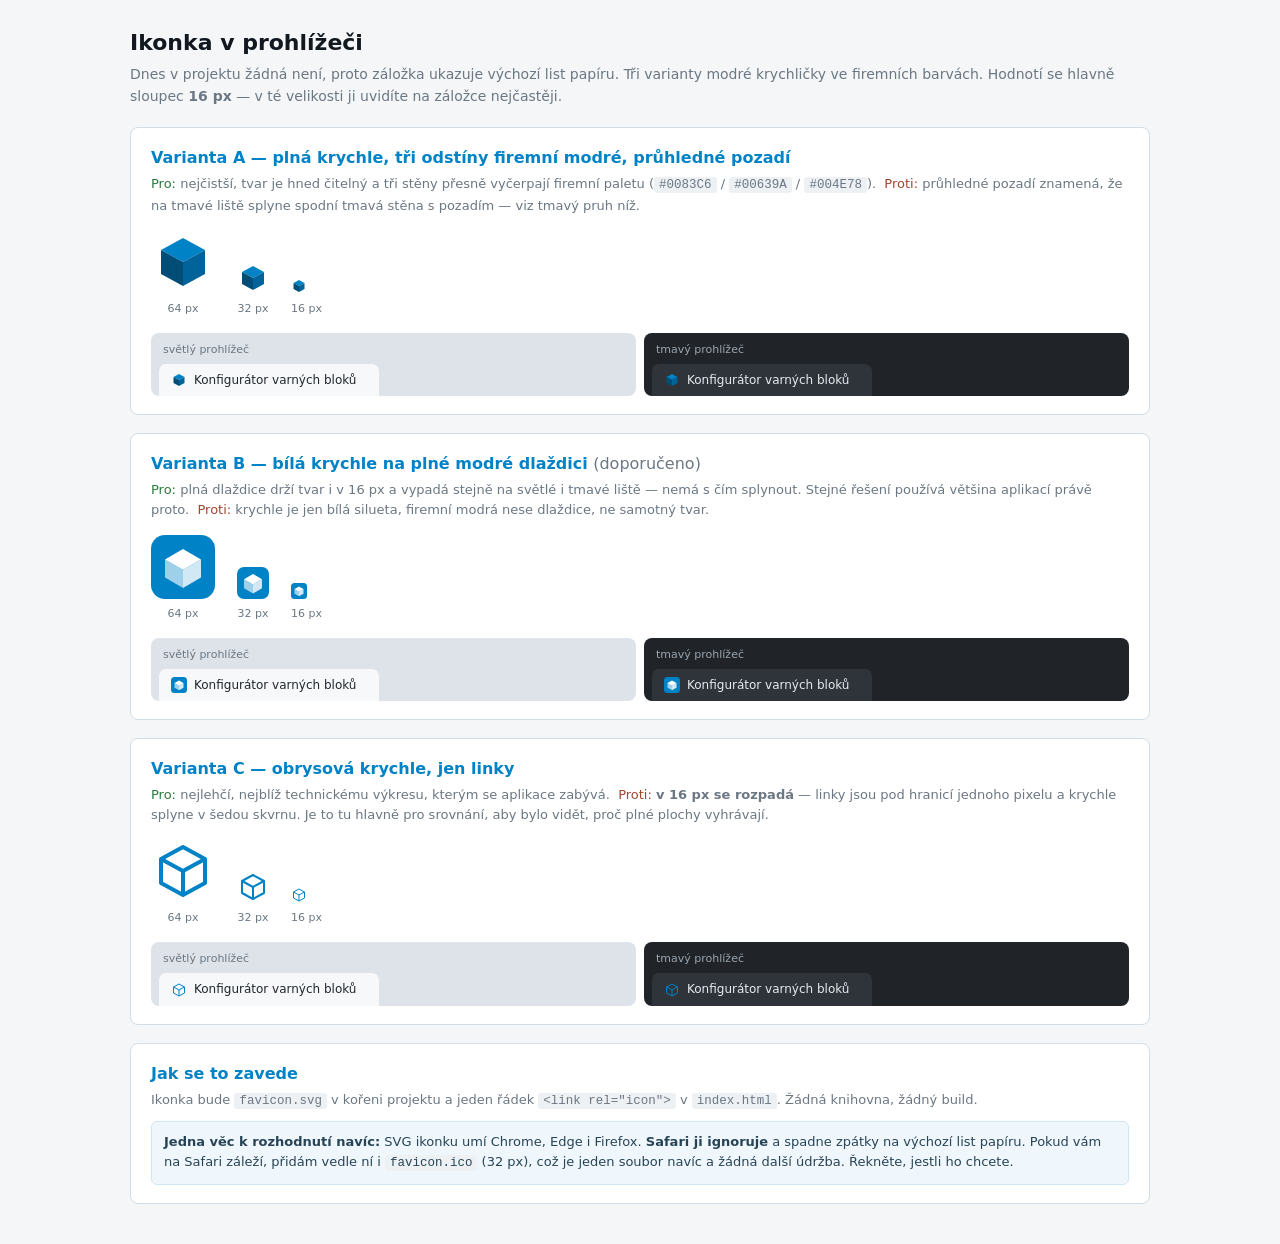
<file: mockup-favicon.html>
<!DOCTYPE html>
<html lang="cs">
<head>
<meta charset="utf-8">
<title>Mockup — ikonka v prohlížeči (favicon)</title>
<style>
  :root{ --accent:#0083C6; --accent-dark:#00639A; --accent-darker:#004E78;
         --border:#d5dde4; --muted:#6b7783; }
  *{box-sizing:border-box}
  body{margin:0;background:#f4f6f8;color:#111820;
       font:14px/1.55 "Segoe UI",system-ui,sans-serif;padding:26px}
  .wrap{max-width:1020px;margin:0 auto}
  h1{font-size:22px;margin:0 0 4px}
  h2{font-size:16px;margin:0 0 3px;color:var(--accent)}
  .sub{color:var(--muted);margin:0 0 20px}
  .card{background:#fff;border:1px solid var(--border);border-radius:8px;
        padding:18px 20px;margin-bottom:18px}
  .why{color:var(--muted);font-size:13px;margin:2px 0 14px}
  .plus{color:#2b7a3d}.minus{color:#a3462f}

  /* velikosti vedle sebe */
  .sizes{display:flex;align-items:flex-end;gap:22px;margin:14px 0 4px}
  .size{text-align:center}
  .size .lbl{font-size:11px;color:var(--muted);margin-top:6px}
  .size svg{display:block}
  .px16{width:16px;height:16px}
  .px32{width:32px;height:32px}
  .px64{width:64px;height:64px}

  /* simulovaná lišta záložek — světlá i tmavá, favicon se hodnotí v obojím */
  .tabs{display:flex;gap:8px;margin-top:16px;flex-wrap:wrap}
  .tabbar{border-radius:8px;padding:8px 8px 0;flex:1;min-width:330px}
  .tabbar.light{background:#dee3e9}
  .tabbar.dark{background:#202429}
  .tabbar .cap{font-size:11px;padding:0 4px 6px;color:var(--muted)}
  .tabbar.dark .cap{color:#9aa4ae}
  .tab{display:flex;align-items:center;gap:7px;padding:7px 12px;
       border-radius:7px 7px 0 0;font-size:12px;max-width:220px}
  .tabbar.light .tab{background:#f6f8fa;color:#20262d}
  .tabbar.dark .tab{background:#2f343a;color:#e7ebef}
  .tab span{overflow:hidden;text-overflow:ellipsis;white-space:nowrap}
  .tab svg{flex:0 0 16px;width:16px;height:16px}

  .note{background:#f0f7fc;border:1px solid #cfe6f5;border-radius:6px;
        padding:10px 12px;font-size:13px;color:#274456}
  code{background:#eef1f4;padding:1px 5px;border-radius:3px;font-size:12.5px}
</style>
</head>
<body>
<div class="wrap">

<h1>Ikonka v prohlížeči</h1>
<p class="sub">Dnes v projektu žádná není, proto záložka ukazuje výchozí list papíru.
Tři varianty modré krychličky ve firemních barvách. Hodnotí se hlavně sloupec
<b>16 px</b> — v té velikosti ji uvidíte na záložce nejčastěji.</p>

<!-- ============ definice tvarů, ať se neopakují ============ -->
<svg width="0" height="0" style="position:absolute" aria-hidden="true">
  <defs>
    <!-- izometrická krychle, viewBox 0 0 32 32 -->
    <g id="cube-faces">
      <polygon points="16,4 27,10 16,16 5,10"/>   <!-- horní -->
      <polygon points="5,10 16,16 16,28 5,22"/>   <!-- levá -->
      <polygon points="27,10 16,16 16,28 27,22"/> <!-- pravá -->
    </g>
  </defs>
</svg>

<!-- ============ VARIANTA A ============ -->
<div class="card">
<h2>Varianta A — plná krychle, tři odstíny firemní modré, průhledné pozadí</h2>
<p class="why"><span class="plus">Pro:</span> nejčistší, tvar je hned čitelný a tři stěny
přesně vyčerpají firemní paletu (<code>#0083C6</code> / <code>#00639A</code> /
<code>#004E78</code>).
&nbsp;<span class="minus">Proti:</span> průhledné pozadí znamená, že na tmavé liště
splyne spodní tmavá stěna s pozadím — viz tmavý pruh níž.</p>

<div class="sizes">
  <div class="size">
    <svg class="px64" viewBox="0 0 32 32" xmlns="http://www.w3.org/2000/svg">
      <polygon points="16,4 27,10 16,16 5,10" fill="#0083C6"/>
      <polygon points="5,10 16,16 16,28 5,22" fill="#004E78"/>
      <polygon points="27,10 16,16 16,28 27,22" fill="#00639A"/>
    </svg><div class="lbl">64 px</div>
  </div>
  <div class="size">
    <svg class="px32" viewBox="0 0 32 32" xmlns="http://www.w3.org/2000/svg">
      <polygon points="16,4 27,10 16,16 5,10" fill="#0083C6"/>
      <polygon points="5,10 16,16 16,28 5,22" fill="#004E78"/>
      <polygon points="27,10 16,16 16,28 27,22" fill="#00639A"/>
    </svg><div class="lbl">32 px</div>
  </div>
  <div class="size">
    <svg class="px16" viewBox="0 0 32 32" xmlns="http://www.w3.org/2000/svg">
      <polygon points="16,4 27,10 16,16 5,10" fill="#0083C6"/>
      <polygon points="5,10 16,16 16,28 5,22" fill="#004E78"/>
      <polygon points="27,10 16,16 16,28 27,22" fill="#00639A"/>
    </svg><div class="lbl">16 px</div>
  </div>
</div>

<div class="tabs">
  <div class="tabbar light"><div class="cap">světlý prohlížeč</div>
    <div class="tab">
      <svg viewBox="0 0 32 32"><polygon points="16,4 27,10 16,16 5,10" fill="#0083C6"/><polygon points="5,10 16,16 16,28 5,22" fill="#004E78"/><polygon points="27,10 16,16 16,28 27,22" fill="#00639A"/></svg>
      <span>Konfigurátor varných bloků</span>
    </div>
  </div>
  <div class="tabbar dark"><div class="cap">tmavý prohlížeč</div>
    <div class="tab">
      <svg viewBox="0 0 32 32"><polygon points="16,4 27,10 16,16 5,10" fill="#0083C6"/><polygon points="5,10 16,16 16,28 5,22" fill="#004E78"/><polygon points="27,10 16,16 16,28 27,22" fill="#00639A"/></svg>
      <span>Konfigurátor varných bloků</span>
    </div>
  </div>
</div>
</div>

<!-- ============ VARIANTA B ============ -->
<div class="card">
<h2>Varianta B — bílá krychle na plné modré dlaždici <span style="color:#6b7783;font-weight:400">(doporučeno)</span></h2>
<p class="why"><span class="plus">Pro:</span> plná dlaždice drží tvar i v 16 px a vypadá
stejně na světlé i tmavé liště — nemá s čím splynout. Stejné řešení používá
většina aplikací právě proto.
&nbsp;<span class="minus">Proti:</span> krychle je jen bílá silueta, firemní modrá
nese dlaždice, ne samotný tvar.</p>

<div class="sizes">
  <div class="size">
    <svg class="px64" viewBox="0 0 32 32" xmlns="http://www.w3.org/2000/svg">
      <rect width="32" height="32" rx="7" fill="#0083C6"/>
      <polygon points="16,7 25,12.2 16,17.4 7,12.2" fill="#ffffff"/>
      <polygon points="7,12.2 16,17.4 16,26.5 7,21.3" fill="#ffffff" opacity=".62"/>
      <polygon points="25,12.2 16,17.4 16,26.5 25,21.3" fill="#ffffff" opacity=".82"/>
    </svg><div class="lbl">64 px</div>
  </div>
  <div class="size">
    <svg class="px32" viewBox="0 0 32 32" xmlns="http://www.w3.org/2000/svg">
      <rect width="32" height="32" rx="7" fill="#0083C6"/>
      <polygon points="16,7 25,12.2 16,17.4 7,12.2" fill="#ffffff"/>
      <polygon points="7,12.2 16,17.4 16,26.5 7,21.3" fill="#ffffff" opacity=".62"/>
      <polygon points="25,12.2 16,17.4 16,26.5 25,21.3" fill="#ffffff" opacity=".82"/>
    </svg><div class="lbl">32 px</div>
  </div>
  <div class="size">
    <svg class="px16" viewBox="0 0 32 32" xmlns="http://www.w3.org/2000/svg">
      <rect width="32" height="32" rx="7" fill="#0083C6"/>
      <polygon points="16,7 25,12.2 16,17.4 7,12.2" fill="#ffffff"/>
      <polygon points="7,12.2 16,17.4 16,26.5 7,21.3" fill="#ffffff" opacity=".62"/>
      <polygon points="25,12.2 16,17.4 16,26.5 25,21.3" fill="#ffffff" opacity=".82"/>
    </svg><div class="lbl">16 px</div>
  </div>
</div>

<div class="tabs">
  <div class="tabbar light"><div class="cap">světlý prohlížeč</div>
    <div class="tab">
      <svg viewBox="0 0 32 32"><rect width="32" height="32" rx="7" fill="#0083C6"/><polygon points="16,7 25,12.2 16,17.4 7,12.2" fill="#fff"/><polygon points="7,12.2 16,17.4 16,26.5 7,21.3" fill="#fff" opacity=".62"/><polygon points="25,12.2 16,17.4 16,26.5 25,21.3" fill="#fff" opacity=".82"/></svg>
      <span>Konfigurátor varných bloků</span>
    </div>
  </div>
  <div class="tabbar dark"><div class="cap">tmavý prohlížeč</div>
    <div class="tab">
      <svg viewBox="0 0 32 32"><rect width="32" height="32" rx="7" fill="#0083C6"/><polygon points="16,7 25,12.2 16,17.4 7,12.2" fill="#fff"/><polygon points="7,12.2 16,17.4 16,26.5 7,21.3" fill="#fff" opacity=".62"/><polygon points="25,12.2 16,17.4 16,26.5 25,21.3" fill="#fff" opacity=".82"/></svg>
      <span>Konfigurátor varných bloků</span>
    </div>
  </div>
</div>
</div>

<!-- ============ VARIANTA C ============ -->
<div class="card">
<h2>Varianta C — obrysová krychle, jen linky</h2>
<p class="why"><span class="plus">Pro:</span> nejlehčí, nejblíž technickému výkresu,
kterým se aplikace zabývá.
&nbsp;<span class="minus">Proti:</span> <b>v 16 px se rozpadá</b> — linky jsou pod
hranicí jednoho pixelu a krychle splyne v šedou skvrnu. Je to tu hlavně pro
srovnání, aby bylo vidět, proč plné plochy vyhrávají.</p>

<div class="sizes">
  <div class="size">
    <svg class="px64" viewBox="0 0 32 32" xmlns="http://www.w3.org/2000/svg" fill="none" stroke="#0083C6" stroke-width="2" stroke-linejoin="round">
      <polygon points="16,4 27,10 27,22 16,28 5,22 5,10"/>
      <path d="M5,10 L16,16 L27,10 M16,16 L16,28"/>
    </svg><div class="lbl">64 px</div>
  </div>
  <div class="size">
    <svg class="px32" viewBox="0 0 32 32" xmlns="http://www.w3.org/2000/svg" fill="none" stroke="#0083C6" stroke-width="2" stroke-linejoin="round">
      <polygon points="16,4 27,10 27,22 16,28 5,22 5,10"/>
      <path d="M5,10 L16,16 L27,10 M16,16 L16,28"/>
    </svg><div class="lbl">32 px</div>
  </div>
  <div class="size">
    <svg class="px16" viewBox="0 0 32 32" xmlns="http://www.w3.org/2000/svg" fill="none" stroke="#0083C6" stroke-width="2" stroke-linejoin="round">
      <polygon points="16,4 27,10 27,22 16,28 5,22 5,10"/>
      <path d="M5,10 L16,16 L27,10 M16,16 L16,28"/>
    </svg><div class="lbl">16 px</div>
  </div>
</div>

<div class="tabs">
  <div class="tabbar light"><div class="cap">světlý prohlížeč</div>
    <div class="tab">
      <svg viewBox="0 0 32 32" fill="none" stroke="#0083C6" stroke-width="2" stroke-linejoin="round"><polygon points="16,4 27,10 27,22 16,28 5,22 5,10"/><path d="M5,10 L16,16 L27,10 M16,16 L16,28"/></svg>
      <span>Konfigurátor varných bloků</span>
    </div>
  </div>
  <div class="tabbar dark"><div class="cap">tmavý prohlížeč</div>
    <div class="tab">
      <svg viewBox="0 0 32 32" fill="none" stroke="#0083C6" stroke-width="2" stroke-linejoin="round"><polygon points="16,4 27,10 27,22 16,28 5,22 5,10"/><path d="M5,10 L16,16 L27,10 M16,16 L16,28"/></svg>
      <span>Konfigurátor varných bloků</span>
    </div>
  </div>
</div>
</div>

<div class="card">
<h2>Jak se to zavede</h2>
<p class="why" style="margin-bottom:10px">Ikonka bude <code>favicon.svg</code> v kořeni
projektu a jeden řádek <code>&lt;link rel="icon"&gt;</code> v <code>index.html</code>.
Žádná knihovna, žádný build.</p>
<div class="note">
<b>Jedna věc k rozhodnutí navíc:</b> SVG ikonku umí Chrome, Edge i Firefox.
<b>Safari ji ignoruje</b> a spadne zpátky na výchozí list papíru. Pokud vám na
Safari záleží, přidám vedle ní i <code>favicon.ico</code> (32 px), což je jeden
soubor navíc a žádná další údržba. Řekněte, jestli ho chcete.
</div>
</div>

</div>
</body>
</html>
</file>
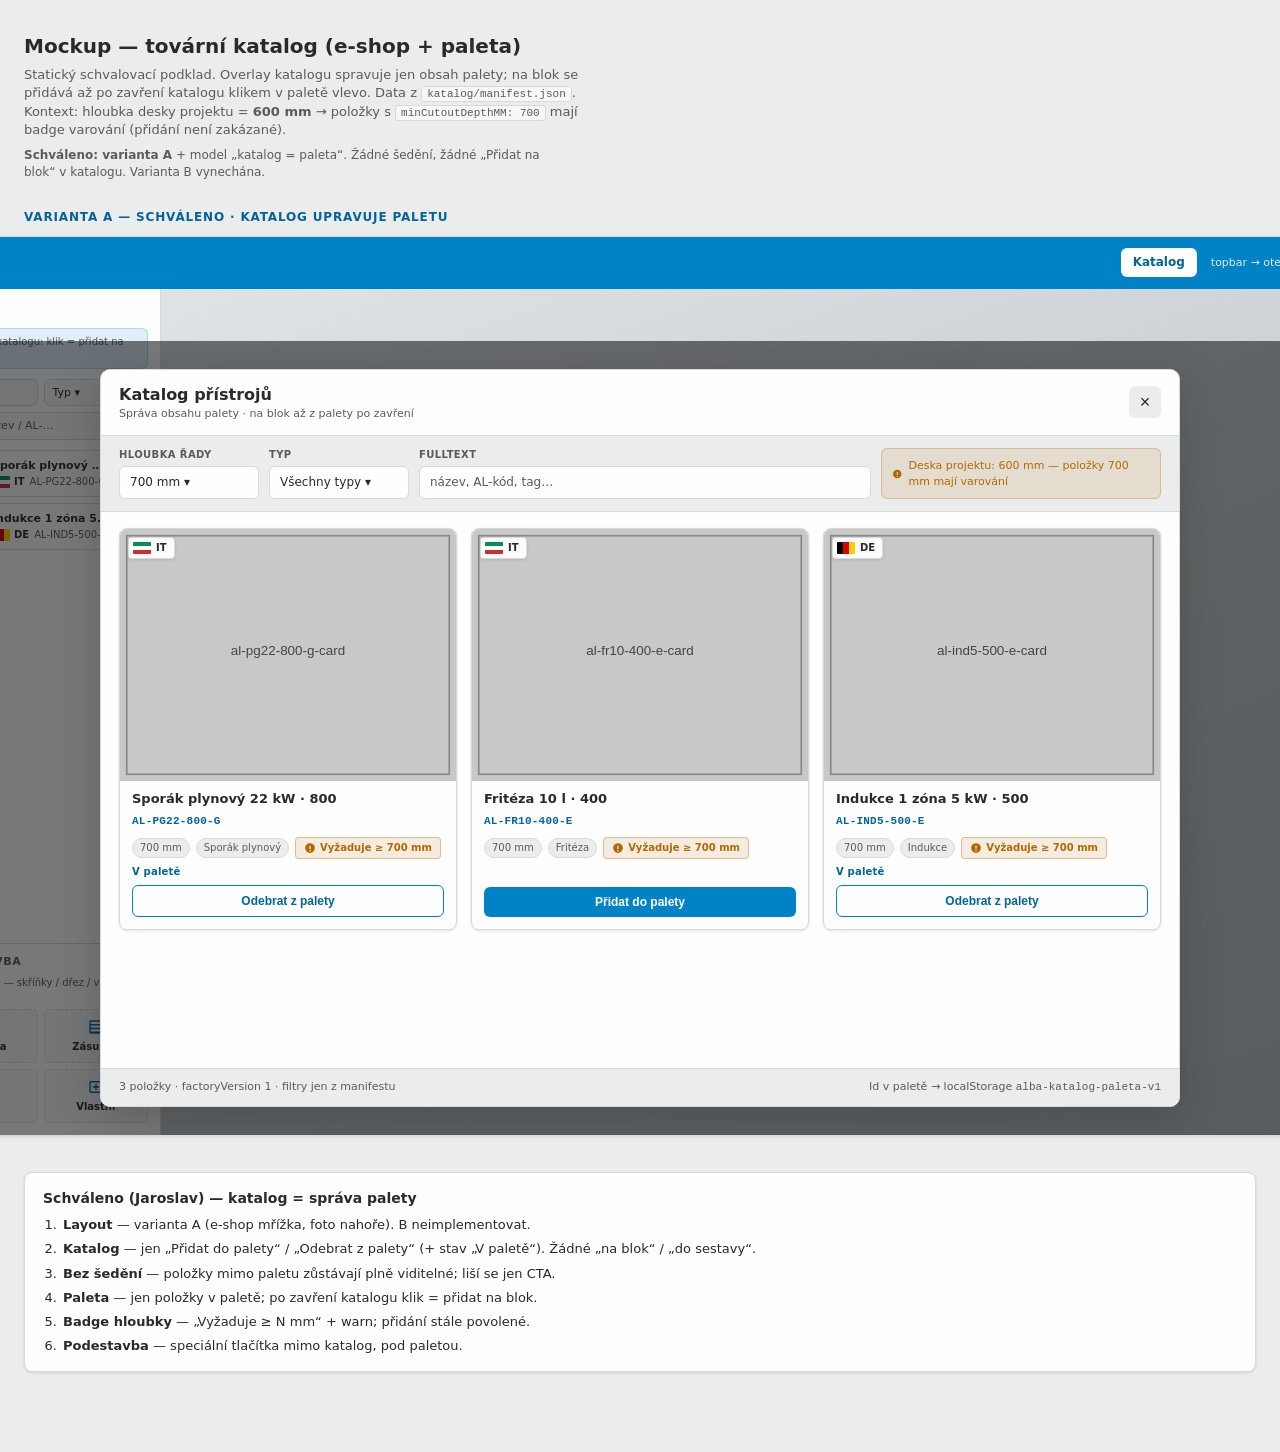
<file: mockup-katalog.html>
<!doctype html>
<html lang="cs">
<head>
<meta charset="UTF-8" />
<meta name="viewport" content="width=device-width, initial-scale=1.0" />
<title>Mockup katalog — ALBA e-shop + paleta</title>
<!--
  MOCKUP KATALOGU (schvalovací podklad) — ZADANI-KATALOG.md §4, §5, §7
  Statický HTML, ne napojený na app. Data z katalog/manifest.json (3 položky).

  UX MODEL (závazné — Jaroslav):
  1. Katalog = správa obsahu palety (které tovární výrobky jsou v paletě).
     Z katalogu se NEDÁ přidat výrobek rovnou na blok.
  2. Na kartě: textové CTA „Přidat do palety“ / „Odebrat z palety“
     (stav „V paletě“). Žádné očičko, žádné šedění karet.
  3. Položky mimo paletu zůstávají plně viditelné (normální barvy).
  4. Paleta vlevo: jen položky „v paletě“; po zavření katalogu klik =
     přidat na blok (title/hint níže).
  5. Speciální tlačítka (skříňka, zásuvky, dřez, vlastní) mimo katalog,
     v paletě / pod ní — beze změny smyslu.
  6. „Sestava“ = jen spodní pás projektu (assembly-strip), ne CTA katalogu.
     Žádné „Přidat na blok“ / „Do sestavy“ v katalogu.

  VARIANT A (schválená — hlavní rám níže):
  - Overlay e-shop: toolbar filtrů + mřížka karet 3 sloupce
    (foto nahoře / text + badge / CTA dole).
  - CTA jen správa palety; bez režimu „Viditelnost“ a bez dimování.

  Varianta B (horizontální karta) — neschválena, v tomto mockupu
  záměrně vynechána, ať nemate.
-->
<style>
/* Proměnné 1:1 z css/style.css :root */
:root {
  --bg-panel: #FEFEFE;
  --bg-panel-alt: #EBECEC;
  --bg-input: #F6F7F7;
  --border: #D8D9D9;
  --text-main: #2B2A29;
  --text-muted: #5B5B5B;
  --accent: #0083C6;
  --accent-dark: #00639A;
  --accent-darker: #004E78;
  --accent-soft: rgba(0, 131, 198, 0.12);
  --danger: #C0392B;
  --warn: #B26A00;
  --warn-soft: rgba(178, 106, 0, 0.12);
  --radius: 6px;
  --shadow: 0 1px 3px rgba(43, 42, 41, 0.12);
}

* { box-sizing: border-box; }

html, body {
  margin: 0;
  padding: 0;
  background: var(--bg-panel-alt);
  color: var(--text-main);
  font-family: "Segoe UI", system-ui, -apple-system, sans-serif;
  font-size: 13px;
  line-height: 1.4;
}

body { padding: 32px 24px 80px; }

h1, h2, h3, p, ul, ol { margin: 0; padding: 0; list-style: none; }
img, svg { display: block; max-width: 100%; }

.mk-fake { cursor: default; user-select: none; }

.mk-page-intro {
  max-width: 1440px;
  margin: 0 auto 20px;
}
.mk-page-intro h1 {
  font-size: 20px;
  font-weight: 650;
  margin-bottom: 6px;
}
.mk-page-intro p {
  color: var(--text-muted);
  max-width: 72ch;
}
.mk-page-intro .mk-ctx {
  margin-top: 8px;
  font-size: 12px;
  color: var(--text-muted);
}
.mk-page-intro code {
  font-size: 11px;
  background: var(--bg-input);
  border: 1px solid var(--border);
  border-radius: 3px;
  padding: 1px 5px;
}

.mk-section-label {
  max-width: 1440px;
  margin: 28px auto 10px;
  font-size: 12px;
  letter-spacing: 0.07em;
  font-weight: 600;
  color: var(--text-muted);
  text-transform: uppercase;
}
.mk-section-label.mk-approved {
  color: var(--accent-dark);
}

/* ================= RÁM APLIKACE ================= */

.mk-frame-wrap { display: flex; justify-content: center; }

.mk-frame {
  position: relative;
  width: 1440px;
  height: 900px;
  flex: 0 0 auto;
  background: var(--bg-panel);
  border: 1px solid var(--border);
  box-shadow: var(--shadow);
  overflow: hidden;
  display: flex;
  flex-direction: column;
}

.mk-topbar {
  flex: 0 0 52px;
  height: 52px;
  display: flex;
  align-items: center;
  gap: 14px;
  padding: 0 16px;
  background: var(--accent);
  color: #fff;
  z-index: 2;
}
.mk-topbar-brand {
  font-size: 15px;
  font-weight: 700;
  letter-spacing: 0.04em;
}
.mk-topbar-spacer { flex: 1; }
.mk-topbar-pill {
  display: inline-flex;
  align-items: center;
  gap: 6px;
  padding: 6px 12px;
  border-radius: var(--radius);
  background: #fff;
  color: var(--accent-dark);
  font-weight: 600;
  font-size: 12px;
}
.mk-topbar-hint {
  font-size: 11px;
  opacity: 0.85;
}

.mk-app-row {
  flex: 1 1 auto;
  display: flex;
  min-height: 0;
  position: relative;
}

/* ---------- PALETA (levý sloupec) ---------- */

.mk-sidebar {
  flex: 0 0 240px;
  width: 240px;
  background: var(--bg-panel);
  border-right: 1px solid var(--border);
  padding: 14px 12px 12px;
  display: flex;
  flex-direction: column;
  gap: 10px;
  overflow: hidden;
  z-index: 1;
}

.mk-side-title {
  font-size: 11px;
  font-weight: 700;
  letter-spacing: 0.06em;
  text-transform: uppercase;
  color: var(--text-muted);
}

.mk-side-hint {
  font-size: 10px;
  color: var(--text-muted);
  line-height: 1.35;
  padding: 6px 8px;
  background: var(--accent-soft);
  border: 1px solid rgba(0, 131, 198, 0.22);
  border-radius: var(--radius);
}

.mk-side-filters {
  display: flex;
  flex-direction: column;
  gap: 6px;
}
.mk-side-row {
  display: grid;
  grid-template-columns: 1fr 1fr;
  gap: 6px;
}
.mk-fake-select,
.mk-fake-search {
  width: 100%;
  padding: 5px 8px;
  font-size: 11px;
  background: var(--bg-input);
  border: 1px solid var(--border);
  border-radius: var(--radius);
  color: var(--text-main);
  white-space: nowrap;
  overflow: hidden;
  text-overflow: ellipsis;
}
.mk-fake-search { color: var(--text-muted); }

.mk-side-list {
  flex: 1 1 auto;
  overflow: hidden;
  display: flex;
  flex-direction: column;
  gap: 6px;
  min-height: 0;
}

.mk-side-tile {
  display: flex;
  gap: 8px;
  align-items: center;
  padding: 6px;
  border: 1px solid var(--border);
  border-radius: var(--radius);
  background: var(--bg-panel);
  cursor: pointer;
}
.mk-side-tile:hover {
  border-color: var(--accent);
  background: var(--accent-soft);
}
.mk-side-tile img {
  width: 44px;
  height: 33px;
  object-fit: cover;
  border-radius: 3px;
  background: var(--bg-panel-alt);
  flex: 0 0 auto;
}
.mk-side-tile-body { min-width: 0; flex: 1; }
.mk-side-tile-name {
  font-size: 11px;
  font-weight: 600;
  white-space: nowrap;
  overflow: hidden;
  text-overflow: ellipsis;
}
.mk-side-tile-meta {
  display: flex;
  align-items: center;
  gap: 5px;
  margin-top: 2px;
  font-size: 10px;
  color: var(--text-muted);
}
.mk-side-add {
  flex: 0 0 auto;
  width: 24px;
  height: 24px;
  border: none;
  border-radius: 4px;
  background: var(--accent);
  color: #fff;
  font-size: 16px;
  line-height: 1;
  display: inline-flex;
  align-items: center;
  justify-content: center;
}

.mk-special {
  border-top: 1px solid var(--border);
  padding-top: 10px;
  display: flex;
  flex-direction: column;
  gap: 6px;
}
.mk-special-note {
  font-size: 10px;
  color: var(--text-muted);
  line-height: 1.35;
}
.mk-special-grid {
  display: grid;
  grid-template-columns: 1fr 1fr;
  gap: 6px;
}
.mk-special-btn {
  display: flex;
  flex-direction: column;
  align-items: center;
  justify-content: center;
  gap: 4px;
  padding: 8px 4px;
  border: 1px dashed var(--border);
  border-radius: var(--radius);
  background: var(--bg-input);
  color: var(--text-main);
  font-size: 10px;
  font-weight: 600;
  text-align: center;
}
.mk-special-btn svg {
  width: 18px;
  height: 18px;
  color: var(--accent-dark);
}
.mk-special-btn.mk-wide {
  grid-column: 1 / -1;
}

/* ---------- VIEWPORT (pozadí) ---------- */

.mk-viewport {
  flex: 1 1 auto;
  background:
    linear-gradient(160deg, #dfe3e6 0%, #c9ced1 45%, #b8c0c6 100%);
  position: relative;
  min-width: 0;
}
.mk-viewport-label {
  position: absolute;
  inset: 0;
  display: flex;
  align-items: center;
  justify-content: center;
  color: rgba(43, 42, 41, 0.35);
  font-size: 18px;
  font-weight: 600;
  letter-spacing: 0.08em;
}

/* ================= OVERLAY KATALOG ================= */

.mk-overlay {
  position: absolute;
  inset: 52px 0 0 0;
  background: rgba(10, 12, 14, 0.55);
  display: flex;
  align-items: stretch;
  justify-content: center;
  padding: 28px 32px;
  z-index: 10;
}

.mk-catalog {
  width: 100%;
  max-width: 1080px;
  background: var(--bg-panel);
  border: 1px solid var(--border);
  border-radius: 10px;
  box-shadow: 0 12px 40px rgba(43, 42, 41, 0.28);
  display: flex;
  flex-direction: column;
  overflow: hidden;
}

.mk-cat-head {
  display: flex;
  align-items: center;
  gap: 12px;
  padding: 14px 18px;
  border-bottom: 1px solid var(--border);
  background: var(--bg-panel);
}
.mk-cat-head h2 {
  font-size: 16px;
  font-weight: 700;
}
.mk-cat-sub {
  font-size: 11px;
  color: var(--text-muted);
}
.mk-cat-head-spacer { flex: 1; }

.mk-close {
  width: 32px;
  height: 32px;
  border: none;
  border-radius: var(--radius);
  background: var(--bg-panel-alt);
  color: var(--text-main);
  font-size: 18px;
  line-height: 1;
}

.mk-cat-toolbar {
  display: flex;
  flex-wrap: wrap;
  gap: 10px;
  align-items: flex-end;
  padding: 12px 18px;
  background: var(--bg-panel-alt);
  border-bottom: 1px solid var(--border);
}
.mk-filter-group {
  display: flex;
  flex-direction: column;
  gap: 4px;
  min-width: 140px;
}
.mk-filter-group label {
  font-size: 10px;
  font-weight: 700;
  letter-spacing: 0.04em;
  text-transform: uppercase;
  color: var(--text-muted);
}
.mk-filter-group .mk-fake-select,
.mk-filter-group .mk-fake-search {
  font-size: 12px;
  padding: 7px 10px;
  background: var(--bg-panel);
}
.mk-filter-search {
  flex: 1 1 220px;
  min-width: 180px;
}
.mk-depth-hint {
  font-size: 11px;
  color: var(--warn);
  background: var(--warn-soft);
  border: 1px solid rgba(178, 106, 0, 0.28);
  border-radius: var(--radius);
  padding: 7px 10px;
  align-self: stretch;
  display: flex;
  align-items: center;
  gap: 6px;
  max-width: 280px;
}

.mk-cat-grid {
  flex: 1 1 auto;
  overflow: auto;
  padding: 16px 18px 20px;
  display: grid;
  grid-template-columns: repeat(3, 1fr);
  gap: 14px;
  align-content: start;
  background: var(--bg-panel);
}

/* ---------- KARTA (varianta A) — bez šedění ---------- */

.cat-card {
  display: flex;
  flex-direction: column;
  border: 1px solid var(--border);
  border-radius: 8px;
  background: var(--bg-panel);
  box-shadow: var(--shadow);
  overflow: hidden;
  position: relative;
}

.cat-card-media {
  position: relative;
  aspect-ratio: 4 / 3;
  background: var(--bg-panel-alt);
  overflow: hidden;
}
.cat-card-media img {
  width: 100%;
  height: 100%;
  object-fit: cover;
}
.cat-flag {
  position: absolute;
  top: 8px;
  left: 8px;
  display: inline-flex;
  align-items: center;
  gap: 5px;
  padding: 3px 7px 3px 4px;
  background: rgba(254, 254, 254, 0.94);
  border: 1px solid var(--border);
  border-radius: 4px;
  font-size: 10px;
  font-weight: 700;
  color: var(--text-main);
  box-shadow: var(--shadow);
}
.cat-flag svg {
  width: 18px;
  height: 12px;
  border-radius: 1px;
  overflow: hidden;
}

.cat-card-body {
  display: flex;
  flex-direction: column;
  gap: 6px;
  padding: 10px 12px 12px;
  flex: 1;
}
.cat-card-name {
  font-size: 13px;
  font-weight: 650;
  line-height: 1.3;
}
.cat-card-code {
  font-size: 11px;
  font-family: ui-monospace, "Cascadia Mono", Consolas, monospace;
  color: var(--accent-dark);
  font-weight: 600;
  letter-spacing: 0.02em;
}
.cat-card-meta {
  display: flex;
  flex-wrap: wrap;
  gap: 6px;
  align-items: center;
  margin-top: 2px;
}
.cat-chip {
  font-size: 10px;
  padding: 2px 7px;
  border-radius: 999px;
  background: var(--bg-panel-alt);
  color: var(--text-muted);
  border: 1px solid var(--border);
}
.cat-badge-depth {
  display: inline-flex;
  align-items: center;
  gap: 4px;
  font-size: 10px;
  font-weight: 700;
  padding: 3px 8px;
  border-radius: 4px;
  background: var(--warn-soft);
  color: var(--warn);
  border: 1px solid rgba(178, 106, 0, 0.35);
}
.cat-badge-depth svg { width: 12px; height: 12px; }

.cat-card-status {
  font-size: 10px;
  font-weight: 650;
  color: var(--accent-dark);
  letter-spacing: 0.02em;
}

.cat-card-cta {
  margin-top: auto;
  width: 100%;
  padding: 8px 10px;
  border: none;
  border-radius: var(--radius);
  background: var(--accent);
  color: #fff;
  font-size: 12px;
  font-weight: 650;
  text-align: center;
}
.cat-card-cta:hover { background: var(--accent-dark); }

/* Stav „v paletě“ — plná viditelnost karty, jen jiné CTA */
.cat-card-cta.cat-in-palette {
  background: var(--bg-panel);
  color: var(--accent-dark);
  border: 1px solid var(--accent);
}
.cat-card-cta.cat-in-palette:hover {
  background: var(--accent-soft);
}

.mk-cat-foot {
  padding: 10px 18px;
  border-top: 1px solid var(--border);
  background: var(--bg-panel-alt);
  font-size: 11px;
  color: var(--text-muted);
  display: flex;
  justify-content: space-between;
  gap: 12px;
}

.mk-approve {
  max-width: 1440px;
  margin: 36px auto 0;
  padding: 16px 18px;
  background: var(--bg-panel);
  border: 1px solid var(--border);
  border-radius: 8px;
  box-shadow: var(--shadow);
}
.mk-approve h2 {
  font-size: 14px;
  margin-bottom: 8px;
}
.mk-approve ol {
  list-style: decimal;
  padding-left: 18px;
  color: var(--text-main);
  display: flex;
  flex-direction: column;
  gap: 6px;
}
.mk-approve li { padding-left: 2px; }
.mk-approve strong { font-weight: 650; }
</style>
</head>
<body>

<div class="mk-page-intro">
  <h1>Mockup — tovární katalog (e-shop + paleta)</h1>
  <p>
    Statický schvalovací podklad. Overlay katalogu spravuje jen obsah palety;
    na blok se přidává až po zavření katalogu klikem v paletě vlevo.
    Data z <code>katalog/manifest.json</code>.
    Kontext: hloubka desky projektu = <strong>600&nbsp;mm</strong> → položky
    s <code>minCutoutDepthMM: 700</code> mají badge varování (přidání není zakázané).
  </p>
  <p class="mk-ctx">
    <strong>Schváleno: varianta A</strong> + model „katalog = paleta“.
    Žádné šedění, žádné „Přidat na blok“ v katalogu. Varianta B vynechána.
  </p>
</div>

<p class="mk-section-label mk-approved">Varianta A — schváleno · katalog upravuje paletu</p>

<div class="mk-frame-wrap">
  <div class="mk-frame" aria-label="Mockup aplikace s otevřeným katalogem">

    <!-- TOPBAR -->
    <header class="mk-topbar">
      <div class="mk-topbar-brand">ALBA</div>
      <div class="mk-topbar-spacer"></div>
      <div class="mk-topbar-pill mk-fake" title="Nahrazuje Správce přístrojů">Katalog</div>
      <span class="mk-topbar-hint">topbar → otevře overlay</span>
    </header>

    <div class="mk-app-row">

      <!-- ===== PALETA ===== -->
      <aside class="mk-sidebar" aria-label="Paleta">
        <div class="mk-side-title">Paleta</div>
        <p class="mk-side-hint">Po zavření katalogu: klik = přidat na blok</p>

        <div class="mk-side-filters">
          <div class="mk-side-row">
            <div class="mk-fake-select mk-fake" title="Filtr minCutoutDepthMM">700 mm ▾</div>
            <div class="mk-fake-select mk-fake" title="Filtr type">Typ ▾</div>
          </div>
          <div class="mk-fake-search mk-fake">Hledat název / AL-…</div>
        </div>

        <div class="mk-side-list">
          <!-- jen položky „v paletě“ (fritéza chybí — není v paletě) -->
          <div class="mk-side-tile mk-fake" title="Po zavření katalogu: klik = přidat na blok">
            <img src="img/pristroje/al-pg22-800-g-card.svg" alt="" width="44" height="33" />
            <div class="mk-side-tile-body">
              <div class="mk-side-tile-name">Sporák plynový 22 kW · 800</div>
              <div class="mk-side-tile-meta">
                <span class="cat-flag" style="position:static;padding:0;border:0;box-shadow:none;background:transparent;gap:4px;">
                  <svg viewBox="0 0 18 12" aria-hidden="true"><rect width="18" height="4" y="0" fill="#009246"/><rect width="18" height="4" y="4" fill="#fff"/><rect width="18" height="4" y="8" fill="#CE2B37"/></svg>
                  IT
                </span>
                <span>AL-PG22-800-G</span>
              </div>
            </div>
            <button type="button" class="mk-side-add mk-fake" title="Po zavření katalogu: klik = přidat na blok">+</button>
          </div>

          <div class="mk-side-tile mk-fake" title="Po zavření katalogu: klik = přidat na blok">
            <img src="img/pristroje/al-ind5-500-e-card.svg" alt="" width="44" height="33" />
            <div class="mk-side-tile-body">
              <div class="mk-side-tile-name">Indukce 1 zóna 5 kW · 500</div>
              <div class="mk-side-tile-meta">
                <span class="cat-flag" style="position:static;padding:0;border:0;box-shadow:none;background:transparent;gap:4px;">
                  <svg viewBox="0 0 18 12" aria-hidden="true"><rect width="6" height="12" x="0" fill="#000"/><rect width="6" height="12" x="6" fill="#DD0000"/><rect width="6" height="12" x="12" fill="#FFCE00"/></svg>
                  DE
                </span>
                <span>AL-IND5-500-E</span>
              </div>
            </div>
            <button type="button" class="mk-side-add mk-fake" title="Po zavření katalogu: klik = přidat na blok">+</button>
          </div>
        </div>

        <div class="mk-special">
          <div class="mk-side-title">Podestavba</div>
          <p class="mk-special-note">Mimo katalog — skříňky / dřez / vlastní modul (§8).</p>
          <div class="mk-special-grid">
            <div class="mk-special-btn mk-fake">
              <svg viewBox="0 0 24 24" fill="none" stroke="currentColor" stroke-width="1.8"><rect x="4" y="5" width="16" height="14" rx="1"/><path d="M4 10h16M12 10v9"/></svg>
              Skříňka
            </div>
            <div class="mk-special-btn mk-fake">
              <svg viewBox="0 0 24 24" fill="none" stroke="currentColor" stroke-width="1.8"><rect x="4" y="4" width="16" height="16" rx="1"/><path d="M4 9h16M4 14h16M4 19h16"/></svg>
              Zásuvky
            </div>
            <div class="mk-special-btn mk-fake">
              <svg viewBox="0 0 24 24" fill="none" stroke="currentColor" stroke-width="1.8"><rect x="3" y="7" width="18" height="11" rx="1"/><path d="M8 7V5h8v2M12 11v4"/></svg>
              Dřez
            </div>
            <div class="mk-special-btn mk-fake">
              <svg viewBox="0 0 24 24" fill="none" stroke="currentColor" stroke-width="1.8"><rect x="4" y="5" width="16" height="14" rx="1"/><path d="M8 12h8M12 8v8"/></svg>
              Vlastní
            </div>
          </div>
        </div>
      </aside>

      <!-- VIEWPORT -->
      <div class="mk-viewport">
        <div class="mk-viewport-label">3D VIEWPORT</div>
      </div>

      <!-- ===== OVERLAY E-SHOP ===== -->
      <div class="mk-overlay" role="dialog" aria-label="Katalog přístrojů">
        <div class="mk-catalog">

          <div class="mk-cat-head">
            <div>
              <h2>Katalog přístrojů</h2>
              <p class="mk-cat-sub">Správa obsahu palety · na blok až z palety po zavření</p>
            </div>
            <div class="mk-cat-head-spacer"></div>
            <button type="button" class="mk-close mk-fake" aria-label="Zavřít">×</button>
          </div>

          <div class="mk-cat-toolbar">
            <div class="mk-filter-group">
              <label>Hloubka řady</label>
              <div class="mk-fake-select mk-fake">700 mm ▾</div>
            </div>
            <div class="mk-filter-group">
              <label>Typ</label>
              <div class="mk-fake-select mk-fake">Všechny typy ▾</div>
            </div>
            <div class="mk-filter-group mk-filter-search">
              <label>Fulltext</label>
              <div class="mk-fake-search mk-fake">název, AL-kód, tag…</div>
            </div>
            <div class="mk-depth-hint mk-fake">
              <svg viewBox="0 0 16 16" width="14" height="14" fill="currentColor" aria-hidden="true"><path d="M8 1.5a6.5 6.5 0 100 13 6.5 6.5 0 000-13zM7.25 5h1.5v4.5h-1.5V5zm0 6h1.5v1.5h-1.5V11z"/></svg>
              Deska projektu: 600 mm — položky 700 mm mají varování
            </div>
          </div>

          <div class="mk-cat-grid">

            <!-- KARTA 1 — v paletě -->
            <article class="cat-card">
              <div class="cat-card-media">
                <img src="img/pristroje/al-pg22-800-g-card.svg" alt="Náhled AL-PG22-800-G" width="400" height="300" />
                <span class="cat-flag" title="výrobce/dodavatel">
                  <svg viewBox="0 0 18 12" aria-hidden="true"><rect width="18" height="4" y="0" fill="#009246"/><rect width="18" height="4" y="4" fill="#fff"/><rect width="18" height="4" y="8" fill="#CE2B37"/></svg>
                  IT
                </span>
              </div>
              <div class="cat-card-body">
                <div class="cat-card-name">Sporák plynový 22 kW · 800</div>
                <div class="cat-card-code">AL-PG22-800-G</div>
                <div class="cat-card-meta">
                  <span class="cat-chip">700 mm</span>
                  <span class="cat-chip">Sporák plynový</span>
                  <span class="cat-badge-depth">
                    <svg viewBox="0 0 16 16" fill="currentColor"><path d="M8 1.5a6.5 6.5 0 100 13 6.5 6.5 0 000-13zM7.25 5h1.5v4.5h-1.5V5zm0 6h1.5v1.5h-1.5V11z"/></svg>
                    Vyžaduje ≥ 700 mm
                  </span>
                </div>
                <div class="cat-card-status">V paletě</div>
                <button type="button" class="cat-card-cta cat-in-palette mk-fake">Odebrat z palety</button>
              </div>
            </article>

            <!-- KARTA 2 — mimo paletu (plně viditelná, bez šedění) -->
            <article class="cat-card">
              <div class="cat-card-media">
                <img src="img/pristroje/al-fr10-400-e-card.svg" alt="Náhled AL-FR10-400-E" width="400" height="300" />
                <span class="cat-flag" title="výrobce/dodavatel">
                  <svg viewBox="0 0 18 12" aria-hidden="true"><rect width="18" height="4" y="0" fill="#009246"/><rect width="18" height="4" y="4" fill="#fff"/><rect width="18" height="4" y="8" fill="#CE2B37"/></svg>
                  IT
                </span>
              </div>
              <div class="cat-card-body">
                <div class="cat-card-name">Fritéza 10 l · 400</div>
                <div class="cat-card-code">AL-FR10-400-E</div>
                <div class="cat-card-meta">
                  <span class="cat-chip">700 mm</span>
                  <span class="cat-chip">Fritéza</span>
                  <span class="cat-badge-depth">
                    <svg viewBox="0 0 16 16" fill="currentColor"><path d="M8 1.5a6.5 6.5 0 100 13 6.5 6.5 0 000-13zM7.25 5h1.5v4.5h-1.5V5zm0 6h1.5v1.5h-1.5V11z"/></svg>
                    Vyžaduje ≥ 700 mm
                  </span>
                </div>
                <button type="button" class="cat-card-cta mk-fake">Přidat do palety</button>
              </div>
            </article>

            <!-- KARTA 3 — v paletě -->
            <article class="cat-card">
              <div class="cat-card-media">
                <img src="img/pristroje/al-ind5-500-e-card.svg" alt="Náhled AL-IND5-500-E" width="400" height="300" />
                <span class="cat-flag" title="výrobce/dodavatel">
                  <svg viewBox="0 0 18 12" aria-hidden="true"><rect width="6" height="12" x="0" fill="#000"/><rect width="6" height="12" x="6" fill="#DD0000"/><rect width="6" height="12" x="12" fill="#FFCE00"/></svg>
                  DE
                </span>
              </div>
              <div class="cat-card-body">
                <div class="cat-card-name">Indukce 1 zóna 5 kW · 500</div>
                <div class="cat-card-code">AL-IND5-500-E</div>
                <div class="cat-card-meta">
                  <span class="cat-chip">700 mm</span>
                  <span class="cat-chip">Indukce</span>
                  <span class="cat-badge-depth">
                    <svg viewBox="0 0 16 16" fill="currentColor"><path d="M8 1.5a6.5 6.5 0 100 13 6.5 6.5 0 000-13zM7.25 5h1.5v4.5h-1.5V5zm0 6h1.5v1.5h-1.5V11z"/></svg>
                    Vyžaduje ≥ 700 mm
                  </span>
                </div>
                <div class="cat-card-status">V paletě</div>
                <button type="button" class="cat-card-cta cat-in-palette mk-fake">Odebrat z palety</button>
              </div>
            </article>

          </div>

          <div class="mk-cat-foot">
            <span>3 položky · factoryVersion 1 · filtry jen z manifestu</span>
            <span>Id v paletě → localStorage <code>alba-katalog-paleta-v1</code></span>
          </div>
        </div>
      </div>

    </div>
  </div>
</div>

<div class="mk-approve">
  <h2>Schváleno (Jaroslav) — katalog = správa palety</h2>
  <ol>
    <li><strong>Layout</strong> — varianta A (e-shop mřížka, foto nahoře). B neimplementovat.</li>
    <li><strong>Katalog</strong> — jen „Přidat do palety“ / „Odebrat z palety“ (+ stav „V paletě“). Žádné „na blok“ / „do sestavy“.</li>
    <li><strong>Bez šedění</strong> — položky mimo paletu zůstávají plně viditelné; liší se jen CTA.</li>
    <li><strong>Paleta</strong> — jen položky v paletě; po zavření katalogu klik = přidat na blok.</li>
    <li><strong>Badge hloubky</strong> — „Vyžaduje ≥ N mm“ + warn; přidání stále povolené.</li>
    <li><strong>Podestavba</strong> — speciální tlačítka mimo katalog, pod paletou.</li>
  </ol>
</div>

</body>
</html>
</file>
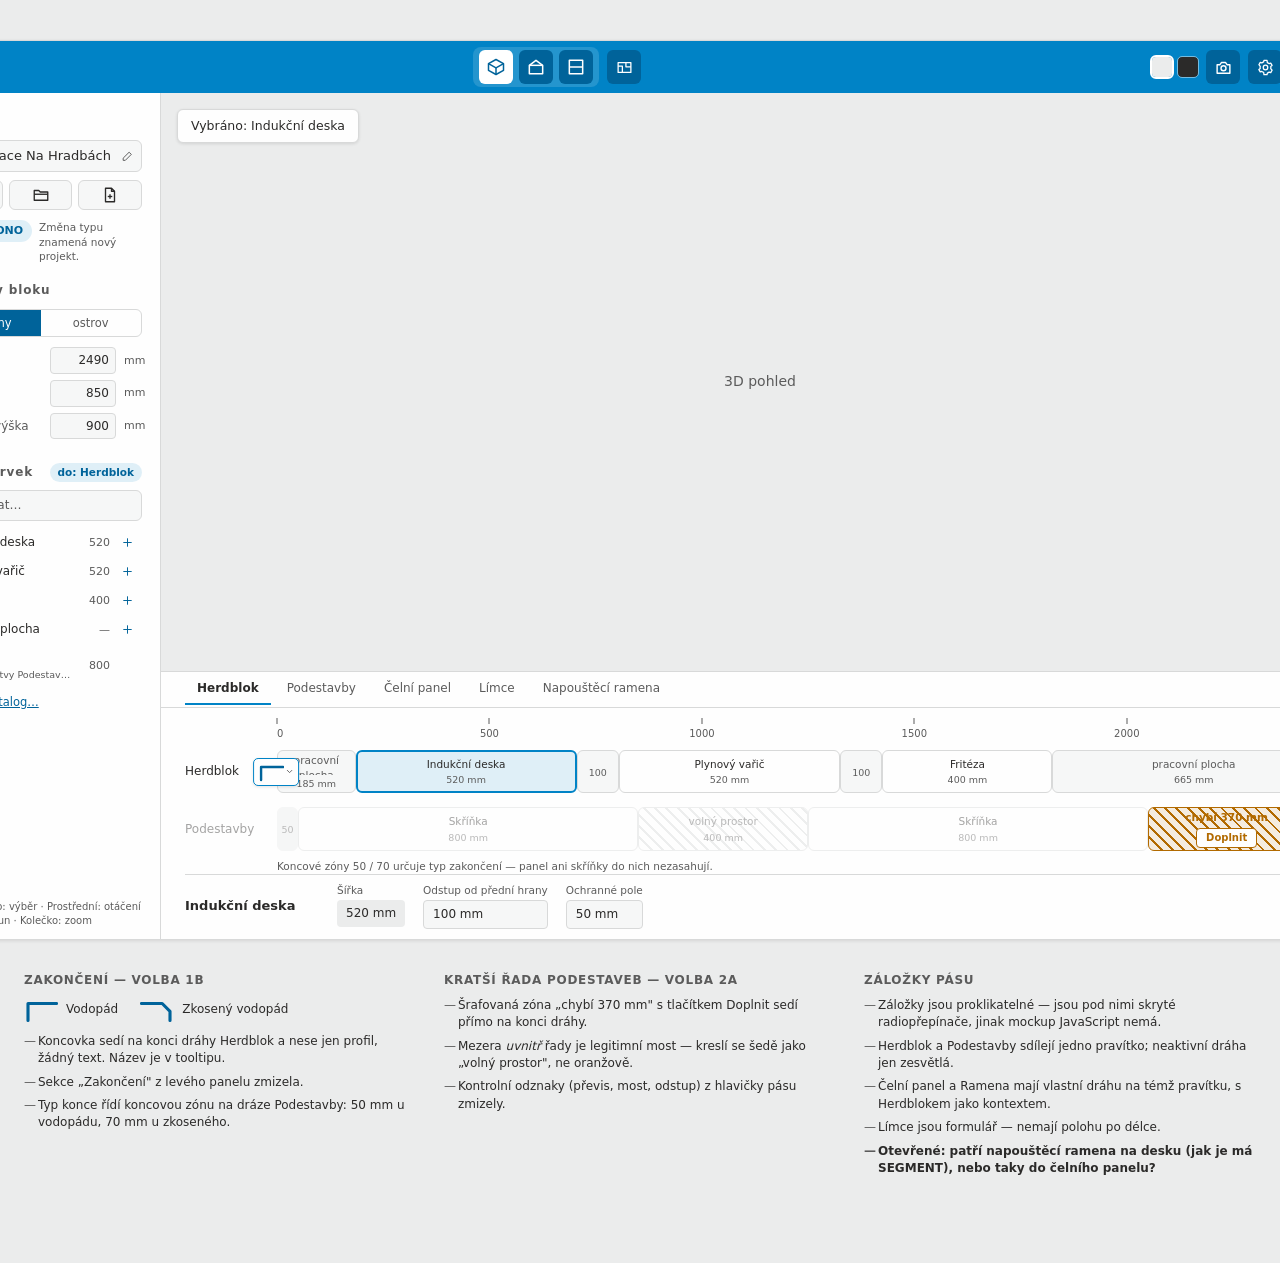
<file: mockup-mono.html>
<!doctype html>
<html lang="cs">
<head>
<meta charset="UTF-8" />
<meta name="viewport" content="width=device-width, initial-scale=1.0" />
<title>Mockup ovládání — ALBA MONO</title>
<style>
/* Proměnné jsou převzaté 1:1 z css/style.css, aby mockup a aplikace nemohly
   začít žít každý svým životem. --warn tam není, doplněné jen pro hlášení
   „řada podestaveb je kratší" (volba 2A). */
:root {
  --bg-panel: #FEFEFE;
  --bg-panel-alt: #EBECEC;
  --bg-input: #F6F7F7;
  --border: #D8D9D9;
  --text-main: #2B2A29;
  --text-muted: #5B5B5B;
  --accent: #0083C6;
  --accent-dark: #00639A;
  --accent-darker: #004E78;
  --accent-soft: rgba(0, 131, 198, 0.12);
  --danger: #C0392B;
  --warn: #B26A00;
  --warn-soft: rgba(178, 106, 0, 0.12);
  --radius: 6px;
  --shadow: 0 1px 3px rgba(43, 42, 41, 0.12);
}

* { box-sizing: border-box; }

html, body {
  margin: 0;
  padding: 0;
  background: var(--bg-panel-alt);
  color: var(--text-main);
  font-family: "Segoe UI", system-ui, -apple-system, sans-serif;
  font-size: 13px;
  line-height: 1.4;
}

body { padding: 40px 24px 80px; }

h1, h2, h3, p, ul, ol { margin: 0; padding: 0; list-style: none; }
img, svg { display: block; }

/* Prvky, které jen vypadají jako ovládání. Skutečné <input>/<select> se v
   mockupu nepoužívají (měly by nativní chování i bez JS) — výjimkou jsou
   skryté radiopřepínače záložek pásu, které dělají přepínání záložek. */
.mk-fake { cursor: default; user-select: none; }

.mk-section-title {
  font-size: 12px;
  letter-spacing: 0.07em;
  font-weight: 600;
  color: var(--text-muted);
  margin-bottom: 10px;
}

/* ================= RÁM APLIKACE (1440×900) ================= */

.mk-frame-wrap { display: flex; justify-content: center; }

.mk-frame {
  width: 1440px;
  height: 900px;
  flex: 0 0 auto;
  background: var(--bg-panel);
  border: 1px solid var(--border);
  box-shadow: var(--shadow);
  overflow: hidden;
  display: flex;
  flex-direction: column;
}

/* ---------- A. HORNÍ LIŠTA — shodná se SEGMENTem ----------
   Kopie #topbar z index.html + css/style.css: výška 52, pozadí --accent,
   ikonová tlačítka 34×34 na --accent-dark, aktivní bílé. Skupina pohledů
   sedí v poloprůhledné „vaničce", přepínač stran A/B je skrytý (blok u
   stěny), stejně jako v aplikaci. */

.mk-topbar {
  flex: 0 0 52px;
  height: 52px;
  display: flex;
  align-items: center;
  gap: 14px;
  padding: 0 16px;
  background: var(--accent);
}

.mk-topbar-left, .mk-topbar-center, .mk-topbar-right {
  display: flex;
  align-items: center;
  gap: 8px;
}
.mk-topbar-left { flex: 0 0 auto; }
.mk-topbar-center { flex: 1 1 auto; justify-content: center; }
.mk-topbar-right { flex: 0 0 auto; justify-content: flex-end; }

.mk-topbar-logo { height: 26px; }

.mk-btn-row { display: flex; gap: 6px; flex-wrap: nowrap; }

.mk-view-group {
  display: flex;
  align-items: center;
  gap: 6px;
  padding: 3px 6px;
  border-radius: 8px;
  background: rgba(255, 255, 255, 0.14);
}

.mk-view-btn, .mk-icon-btn {
  display: inline-flex;
  align-items: center;
  justify-content: center;
  width: 34px;
  height: 34px;
  padding: 0;
  border: none;
  border-radius: var(--radius);
  background: var(--accent-dark);
  color: #fff;
}
.mk-view-btn svg { width: 20px; height: 20px; }
.mk-icon-btn svg { width: 17px; height: 17px; }

.mk-view-btn:hover, .mk-icon-btn:hover { background: var(--accent-darker); }
.mk-view-btn.mk-active, .mk-icon-btn.mk-active { background: #fff; color: var(--accent-dark); }
.mk-view-btn.mk-active:hover, .mk-icon-btn.mk-active:hover { background: #fff; }

.mk-env-btn {
  width: 20px;
  height: 20px;
  border: none;
  border-radius: 4px;
  outline: 1px solid rgba(255, 255, 255, 0.45);
}
.mk-env-btn.mk-light { background: #EBECEC; }
.mk-env-btn.mk-dark { background: #2B2A29; }
.mk-env-btn.mk-active { outline: 2px solid #fff; }

.mk-lang-btn {
  display: flex;
  align-items: center;
  gap: 5px;
  padding: 5px 7px;
  border-radius: 4px;
  background: transparent;
  outline: 1px solid rgba(255, 255, 255, 0.45);
  color: #fff;
}
.mk-lang-btn:hover { background: rgba(255, 255, 255, 0.16); }
.mk-lang-flag { width: 22px; height: 15px; border-radius: 2px; overflow: hidden; }
.mk-lang-flag svg { width: 100%; height: 100%; }
.mk-lang-caret { width: 12px; height: 12px; }

/* ---------- řádek pod lištou ---------- */

.mk-app-row { flex: 1 1 auto; display: flex; min-height: 0; }

/* ---------- B. LEVÝ PANEL (240px, jako v aplikaci) ---------- */

.mk-sidebar {
  flex: 0 0 240px;
  width: 240px;
  background: var(--bg-panel);
  border-right: 1px solid var(--border);
  padding: 20px 18px 12px;
  display: flex;
  flex-direction: column;
  gap: 4px;
  overflow: hidden;
}

.mk-panel-section { padding-bottom: 14px; }

.mk-project-name-row { position: relative; margin-bottom: 8px; }
.mk-fake-input {
  width: 100%;
  padding: 6px 26px 6px 9px;
  font-size: 13px;
  background: var(--bg-input);
  border: 1px solid var(--border);
  border-radius: var(--radius);
  white-space: nowrap;
  overflow: hidden;
  text-overflow: ellipsis;
}
.mk-pencil {
  position: absolute;
  right: 8px;
  top: 50%;
  transform: translateY(-50%);
  width: 13px;
  height: 13px;
  color: var(--text-muted);
}

.mk-project-actions { display: flex; gap: 6px; margin-bottom: 10px; }
.mk-icon-btn-sm {
  flex: 1;
  height: 30px;
  display: flex;
  align-items: center;
  justify-content: center;
  color: var(--text-main);
  background: var(--bg-input);
  border: 1px solid var(--border);
  border-radius: var(--radius);
}
.mk-icon-btn-sm svg { width: 18px; height: 18px; }
.mk-icon-btn-sm:hover { border-color: var(--accent); color: var(--accent-dark); }

.mk-project-type-row { display: flex; align-items: flex-start; gap: 7px; flex-wrap: wrap; }
.mk-chip {
  flex-shrink: 0;
  padding: 2px 9px;
  background: var(--accent-soft);
  color: var(--accent-dark);
  border-radius: 999px;
  font-size: 11px;
  font-weight: 700;
  line-height: 1.6;
  white-space: nowrap;
}
.mk-note { flex: 1 1 90px; color: var(--text-muted); font-size: 10.5px; }

/* -- Rozměry bloku — stejná pole jako u SEGMENTu, Délka je zase vstup -- */

.mk-seg-toggle {
  display: flex;
  border: 1px solid var(--border);
  border-radius: var(--radius);
  overflow: hidden;
  margin-bottom: 10px;
}
.mk-seg { flex: 1; text-align: center; padding: 5px 4px; font-size: 11.5px; color: var(--text-muted); }
.mk-seg:hover { color: var(--accent-dark); }
.mk-seg.mk-active { background: var(--accent-dark); color: #fff; }
.mk-seg.mk-active:hover { color: #fff; }

.mk-dim-row { display: flex; align-items: center; gap: 8px; margin-bottom: 6px; }
.mk-dim-row label { flex: 1 1 auto; font-size: 12px; color: var(--text-muted); }
.mk-dim-input {
  flex-shrink: 0;
  width: 66px;
  text-align: right;
  padding: 4px 6px;
  font-size: 12px;
  background: var(--bg-input);
  border: 1px solid var(--border);
  border-radius: 4px;
}
.mk-dim-unit { font-size: 11px; color: var(--text-muted); width: 18px; flex-shrink: 0; }

/* -- Přidat prvek -- */

.mk-palette-head { display: flex; align-items: center; justify-content: space-between; gap: 8px; margin-bottom: 8px; }
.mk-palette-head .mk-section-title { margin-bottom: 0; }
.mk-palette-badge {
  padding: 2px 8px;
  background: var(--accent-soft);
  color: var(--accent-dark);
  border-radius: 999px;
  font-size: 10.5px;
  font-weight: 600;
  white-space: nowrap;
}

.mk-search-fake {
  display: flex;
  align-items: center;
  gap: 6px;
  padding: 6px 10px;
  font-size: 12px;
  color: var(--text-muted);
  background: var(--bg-input);
  border: 1px solid var(--border);
  border-radius: var(--radius);
  margin-bottom: 8px;
}
.mk-search-fake svg { width: 14px; height: 14px; flex-shrink: 0; }

.mk-palette-list { display: flex; flex-direction: column; gap: 1px; margin-bottom: 8px; }
.mk-palette-item {
  display: flex;
  align-items: center;
  gap: 8px;
  padding: 5px 6px;
  border-radius: var(--radius);
  font-size: 12px;
}
.mk-palette-item:hover { background: var(--accent-soft); }
.mk-palette-name { flex: 1 1 auto; min-width: 0; overflow: hidden; text-overflow: ellipsis; white-space: nowrap; }
.mk-palette-width { flex-shrink: 0; width: 30px; text-align: right; font-size: 11px; color: var(--text-muted); }
.mk-palette-plus { flex-shrink: 0; width: 18px; height: 18px; display: flex; align-items: center; justify-content: center; color: var(--accent-dark); }
.mk-palette-plus svg { width: 13px; height: 13px; }

.mk-palette-item.mk-muted .mk-palette-name { color: var(--text-muted); }
.mk-palette-name-wrap { display: flex; flex-direction: column; gap: 1px; min-width: 0; flex: 1 1 auto; }
.mk-palette-sub { font-size: 9.5px; color: var(--text-muted); overflow: hidden; text-overflow: ellipsis; white-space: nowrap; }
.mk-palette-plus-space { width: 18px; flex-shrink: 0; }

.mk-palette-link { font-size: 11.5px; color: var(--accent-dark); text-decoration: underline; }
.mk-palette-link:hover { color: var(--accent); }

.mk-sidebar-footer { margin-top: auto; padding-top: 10px; font-size: 10px; color: var(--text-muted); line-height: 1.35; }

/* ---------- C. STAGE ---------- */

.mk-stage { flex: 1 1 auto; display: flex; flex-direction: column; min-width: 0; }

.mk-viewport {
  flex: 1 1 auto;
  position: relative;
  background: var(--bg-panel-alt);
  display: flex;
  align-items: center;
  justify-content: center;
}
.mk-viewport-label { font-size: 14px; color: var(--text-muted); }

.mk-selection-badge {
  position: absolute;
  top: 16px;
  left: 16px;
  padding: 7px 13px;
  font-size: 12.5px;
  background: var(--bg-panel);
  border: 1px solid var(--border);
  border-radius: var(--radius);
  box-shadow: var(--shadow);
}

/* ---------- D. SPODNÍ PÁS ---------- */

.mk-strip {
  flex: 0 0 268px;
  height: 268px;
  background: var(--bg-panel);
  border-top: 1px solid var(--border);
  display: flex;
  flex-direction: column;
  overflow: hidden;
}

/* skryté radiopřepínače — jediný kus „chování" v mockupu, aby šlo záložky
   pásu opravdu proklikat bez JavaScriptu */
.mk-tab-radio { position: absolute; opacity: 0; pointer-events: none; }

.mk-strip-head {
  flex: 0 0 36px;
  height: 36px;
  display: flex;
  align-items: center;
  gap: 4px;
  padding: 0 24px;
  border-bottom: 1px solid var(--border);
}

.mk-strip-tab {
  padding: 6px 12px;
  font-size: 12px;
  color: var(--text-muted);
  border-bottom: 2px solid transparent;
  cursor: pointer;
  white-space: nowrap;
}
.mk-strip-tab:hover { color: var(--accent-dark); }

.mk-strip-collapse {
  margin-left: auto;
  width: 22px;
  height: 22px;
  display: flex;
  align-items: center;
  justify-content: center;
  border: 1px solid var(--border);
  border-radius: 4px;
}
.mk-strip-collapse svg { width: 12px; height: 12px; }
.mk-strip-collapse:hover { border-color: var(--accent); color: var(--accent-dark); }

/* aktivní záložka */
#mk-tab-herd:checked   ~ .mk-strip-head label[for="mk-tab-herd"],
#mk-tab-pode:checked   ~ .mk-strip-head label[for="mk-tab-pode"],
#mk-tab-celni:checked  ~ .mk-strip-head label[for="mk-tab-celni"],
#mk-tab-limce:checked  ~ .mk-strip-head label[for="mk-tab-limce"],
#mk-tab-ramena:checked ~ .mk-strip-head label[for="mk-tab-ramena"] {
  color: var(--text-main);
  font-weight: 600;
  border-bottom-color: var(--accent);
}

/* obsah záložek */
.mk-panel { display: none; flex: 1 1 auto; flex-direction: column; padding: 0 24px; min-height: 0; }

#mk-tab-herd:checked   ~ .mk-panels .mk-panel-scale,
#mk-tab-pode:checked   ~ .mk-panels .mk-panel-scale,
#mk-tab-celni:checked  ~ .mk-panels .mk-panel-celni,
#mk-tab-limce:checked  ~ .mk-panels .mk-panel-limce,
#mk-tab-ramena:checked ~ .mk-panels .mk-panel-ramena { display: flex; }

.mk-panels { flex: 1 1 auto; display: flex; flex-direction: column; min-height: 0; }

/* dráha, která na dané záložce není editovaná, jen svítí jako kontext.
   Ztlumují se jednotlivé dlaždice, ne celá dráha — hlášení „chybí" (2A) musí
   zůstat plné i tehdy, když se zrovna edituje druhá vrstva. */
#mk-tab-herd:checked ~ .mk-panels .mk-track-pode .mk-tile:not(.mk-tile-missing),
#mk-tab-herd:checked ~ .mk-panels .mk-track-pode .mk-scale-label,
#mk-tab-pode:checked ~ .mk-panels .mk-track-herd .mk-tile,
#mk-tab-pode:checked ~ .mk-panels .mk-track-herd .mk-scale-label,
#mk-tab-pode:checked ~ .mk-panels .mk-track-herd .mk-endcap { opacity: 0.42; }

/* pruh parametrů se mění se záložkou */
#mk-tab-herd:checked ~ .mk-panels .mk-param-pode,
#mk-tab-pode:checked ~ .mk-panels .mk-param-herd { display: none; }

/* -- společné odsazení pravítka i drah, ať nula sedí -- */

.mk-scale-row { display: flex; align-items: stretch; }
.mk-scale-label {
  flex: 0 0 92px;
  width: 92px;
  padding-right: 8px;
  display: flex;
  align-items: center;
  font-size: 12px;
}
.mk-scale { position: relative; flex: 1 1 auto; }

/* pravítko */

.mk-ruler-row { height: 22px; margin-top: 10px; }
.mk-tick { position: absolute; top: 0; bottom: 0; left: 0; width: 0; }
.mk-tick i {
  position: absolute;
  top: 0;
  left: 0;
  transform: translateX(-0.5px);
  width: 1px;
  height: 6px;
  background: var(--text-muted);
  display: block;
}
.mk-tick b {
  position: absolute;
  top: 9px;
  left: 0;
  font-weight: 400;
  font-size: 10px;
  color: var(--text-muted);
  white-space: nowrap;
}

/* dráhy */

.mk-track-row { height: 52px; margin-top: 6px; }

.mk-tile {
  position: absolute;
  top: 4px;
  bottom: 4px;
  left: 0;
  width: 0;
  border-radius: var(--radius);
  border: 1px solid var(--border);
  display: flex;
  flex-direction: column;
  align-items: center;
  justify-content: center;
  overflow: hidden;
  text-align: center;
  padding: 2px 3px;
}
.mk-tile-name { font-size: 10.5px; overflow: hidden; text-overflow: ellipsis; max-width: 100%; }
.mk-tile-size { font-size: 9.5px; color: var(--text-muted); margin-top: 2px; white-space: nowrap; }
.mk-tile-sub { font-size: 8.5px; color: var(--text-muted); margin-top: 1px; white-space: nowrap; }
.mk-tile-wide .mk-tile-name { white-space: nowrap; }

.mk-tile-device, .mk-tile-cabinet { background: var(--bg-panel); }
.mk-tile-surface { background: var(--bg-input); }
.mk-tile-surface .mk-tile-name, .mk-tile-surface .mk-tile-size { color: var(--text-muted); }

.mk-tile-selected { border: 2px solid var(--accent); background: var(--accent-soft); }
.mk-tile-selected::after {
  content: "";
  position: absolute;
  left: 50%;
  bottom: -6px;
  transform: translateX(-50%);
  width: 0;
  height: 0;
  border-left: 5px solid transparent;
  border-right: 5px solid transparent;
  border-top: 5px solid var(--accent);
}

/* volná mezera mezi podestavbami = most, legitimní stav */
.mk-tile-gap {
  color: var(--text-muted);
  background-color: var(--bg-panel);
  background-image: repeating-linear-gradient(45deg, var(--border) 0 2px, transparent 2px 8px);
}

/* koncová zóna daná typem zakončení (50 u vodopádu, 70 u zkoseného) */
.mk-tile-endzone {
  background: var(--bg-panel-alt);
  border-color: var(--bg-panel-alt);
  color: var(--text-muted);
}
.mk-tile-endzone .mk-tile-size { font-size: 9.5px; margin-top: 0; }

/* VOLBA 2A — řada podestaveb končí dřív než herdblok */
.mk-tile-missing {
  background-color: var(--warn-soft);
  background-image: repeating-linear-gradient(45deg, var(--warn) 0 2px, transparent 2px 8px);
  border: 1px solid var(--warn);
  color: var(--warn);
  gap: 3px;
}
.mk-tile-missing .mk-tile-name { font-weight: 600; color: var(--warn); }
.mk-btn-warn {
  padding: 2px 9px;
  font-size: 10px;
  font-weight: 600;
  color: var(--warn);
  background: var(--bg-panel);
  border: 1px solid var(--warn);
  border-radius: 4px;
  white-space: nowrap;
}
.mk-btn-warn:hover { background: var(--warn-soft); }

/* VOLBA 1B — zakončení jako grafická koncovka na konci dráhy, bez textu */
.mk-endcap {
  position: absolute;
  top: 50%;
  display: flex;
  align-items: center;
  gap: 1px;
  padding: 3px 4px;
  background: var(--bg-panel);
  border: 1px solid var(--accent);
  border-radius: 5px;
  box-shadow: var(--shadow);
  color: var(--accent-dark);
  z-index: 2;
}
.mk-endcap:hover { background: var(--accent-soft); }
.mk-endcap-left { left: 0; transform: translate(-52%, -50%); }
.mk-endcap-right { right: 0; transform: translate(52%, -50%); }
.mk-endcap-glyph { width: 26px; height: 20px; }
.mk-endcap-caret { width: 9px; height: 9px; color: var(--text-muted); }

.mk-track-note { margin: 4px 0 0 92px; font-size: 10.5px; color: var(--text-muted); }

/* body na dráze (ramena, zásuvky mají vlastní vzhled níže) */
.mk-point {
  position: absolute;
  top: 4px;
  bottom: 4px;
  width: 34px;
  transform: translateX(-50%);
  display: flex;
  flex-direction: column;
  align-items: center;
  justify-content: center;
  gap: 2px;
  background: var(--bg-panel);
  border: 1px solid var(--border);
  border-radius: var(--radius);
  color: var(--text-main);
}
.mk-point svg { width: 17px; height: 17px; }
.mk-point b { font-size: 8.5px; font-weight: 400; color: var(--text-muted); }
.mk-point.mk-selected { border: 2px solid var(--accent); background: var(--accent-soft); }

/* podklad dráhy — kam prvek vůbec smí (např. čelní panel 50…2420) */
.mk-track-bed {
  position: absolute;
  top: 14px;
  bottom: 14px;
  background: var(--bg-input);
  border: 1px solid var(--border);
  border-radius: 3px;
}
.mk-track-bed-label {
  position: absolute;
  left: 8px;
  top: 50%;
  transform: translateY(-50%);
  font-size: 9.5px;
  color: var(--text-muted);
}

/* -- záložka Límce: formulář, ne dráha -- */

.mk-limce-body { display: flex; gap: 26px; padding: 14px 0 0; min-height: 0; }
.mk-limce-opts { display: flex; flex-direction: column; gap: 9px; }
.mk-limce-row { display: flex; align-items: center; gap: 10px; }
.mk-limce-row > label { width: 132px; font-size: 12px; color: var(--text-muted); }

.mk-switch { display: flex; border: 1px solid var(--border); border-radius: var(--radius); overflow: hidden; }
.mk-switch span { padding: 4px 13px; font-size: 11.5px; color: var(--text-muted); }
.mk-switch span:hover { color: var(--accent-dark); }
.mk-switch span.mk-on { background: var(--accent-dark); color: #fff; }
.mk-switch span.mk-on:hover { color: #fff; }

.mk-limce-diagram {
  flex: 0 0 auto;
  padding-left: 26px;
  border-left: 1px solid var(--border);
  display: flex;
  flex-direction: column;
  gap: 6px;
}
.mk-limce-diagram svg { width: 240px; height: 118px; }
.mk-diagram-cap { font-size: 10px; color: var(--text-muted); }

/* -- pruh parametrů vybrané položky -- */

.mk-param-bar {
  margin-top: auto;
  padding: 8px 0 10px;
  border-top: 1px solid var(--border);
  display: flex;
  align-items: center;
  gap: 20px;
  overflow: hidden;
}
.mk-param-title { flex: 0 0 auto; width: 132px; font-size: 13px; font-weight: 600; white-space: nowrap; overflow: hidden; text-overflow: ellipsis; }
.mk-param-fields { flex: 1 1 auto; display: flex; gap: 18px; min-width: 0; overflow: hidden; }
.mk-param-field { display: flex; flex-direction: column; gap: 3px; }
.mk-param-field label { font-size: 10.5px; color: var(--text-muted); white-space: nowrap; }
.mk-param-display {
  padding: 5px 9px;
  font-size: 12px;
  background: var(--bg-panel-alt);
  border-radius: 4px;
  white-space: nowrap;
}
.mk-param-input {
  padding: 5px 9px;
  font-size: 12px;
  background: var(--bg-input);
  border: 1px solid var(--border);
  border-radius: 4px;
  white-space: nowrap;
}
.mk-param-trash {
  flex: 0 0 auto;
  width: 28px;
  height: 28px;
  display: flex;
  align-items: center;
  justify-content: center;
  color: var(--danger);
  border: 1px solid var(--border);
  border-radius: var(--radius);
}
.mk-param-trash svg { width: 15px; height: 15px; }
.mk-param-trash:hover { border-color: var(--danger); }

.mk-param-add {
  flex: 0 0 auto;
  padding: 6px 12px;
  font-size: 11.5px;
  font-weight: 600;
  color: #fff;
  background: var(--accent-dark);
  border-radius: var(--radius);
  white-space: nowrap;
}
.mk-param-add:hover { background: var(--accent-darker); }

/* ================= legenda pod rámem ================= */

.mk-legend { max-width: 1440px; margin: 32px auto 0; display: flex; gap: 28px; flex-wrap: wrap; }
.mk-legend-col { flex: 1 1 300px; min-width: 260px; }
.mk-legend h3 { font-size: 12px; letter-spacing: 0.06em; font-weight: 600; color: var(--text-muted); margin-bottom: 8px; }
.mk-legend li { font-size: 12px; color: var(--text-main); margin-bottom: 6px; padding-left: 14px; position: relative; line-height: 1.45; }
.mk-legend li::before { content: "—"; position: absolute; left: 0; color: var(--text-muted); }
.mk-legend-glyphs { display: flex; gap: 22px; align-items: center; margin-bottom: 10px; }
.mk-legend-glyph { display: flex; align-items: center; gap: 8px; font-size: 12px; }
.mk-legend-glyph svg { width: 34px; height: 26px; color: var(--accent-dark); }
.mk-open { color: var(--warn); font-weight: 600; }
</style>
</head>
<body>

<div class="mk-frame-wrap">
  <div class="mk-frame">

    <!-- ============ A. HORNÍ LIŠTA — 1:1 se SEGMENTem ============ -->
    <header class="mk-topbar">
      <div class="mk-topbar-left">
        <img class="mk-topbar-logo" src="img/logo-alba-white.svg" alt="ALBA" height="26" />
      </div>

      <div class="mk-topbar-center">
        <div class="mk-view-group">
          <div class="mk-btn-row">
            <span class="mk-view-btn mk-active mk-fake" title="Perspektiva">
              <svg viewBox="0 0 24 24" fill="none" stroke="currentColor" stroke-width="1.8" stroke-linejoin="round"><path d="M12 3 3 8v8l9 5 9-5V8z"/><path d="M3 8l9 5 9-5"/><path d="M12 13v8"/></svg>
            </span>
            <span class="mk-view-btn mk-fake" title="Zepředu">
              <svg viewBox="0 0 24 24" fill="none" stroke="currentColor" stroke-width="1.8" stroke-linejoin="round"><path d="M4 20V10l8-6 8 6v10z"/><path d="M4 10h16"/></svg>
            </span>
            <span class="mk-view-btn mk-fake" title="Shora">
              <svg viewBox="0 0 24 24" fill="none" stroke="currentColor" stroke-width="1.8" stroke-linejoin="round"><path d="M4 4h16v16H4z"/><path d="M4 12h16"/></svg>
            </span>
          </div>
          <!-- přepínač stran A/B je u bloku „u stěny" skrytý, stejně jako v aplikaci -->
        </div>
        <span class="mk-icon-btn mk-fake" title="Půdorys s popisky">
          <svg viewBox="0 0 24 24" fill="none" stroke="currentColor" stroke-width="1.8" stroke-linejoin="round"><path d="M3 5h18v14H3z"/><path d="M3 10h6v9"/><path d="M14 5v6h7"/></svg>
        </span>
      </div>

      <div class="mk-topbar-right">
        <div class="mk-btn-row">
          <span class="mk-env-btn mk-light mk-active mk-fake" title="Světlá"></span>
          <span class="mk-env-btn mk-dark mk-fake" title="Tmavá"></span>
        </div>

        <span class="mk-icon-btn mk-fake" title="Stáhnout PNG">
          <svg viewBox="0 0 24 24" fill="none" stroke="currentColor" stroke-width="2" stroke-linecap="round" stroke-linejoin="round"><path d="M3 8h4l2-3h6l2 3h4v12H3z"/><circle cx="12" cy="13" r="3.5"/></svg>
        </span>

        <span class="mk-icon-btn mk-fake" title="Správce přístrojů…">
          <svg viewBox="0 0 24 24" fill="none" stroke="currentColor" stroke-width="1.8" stroke-linejoin="round"><circle cx="12" cy="12" r="3.2"/><path d="M19.4 13.5a7.6 7.6 0 0 0 0-3l1.86-1.41-1.9-3.29-2.2.72a7.7 7.7 0 0 0-2.6-1.5L14.2 2h-4.4l-.42 2.02a7.7 7.7 0 0 0-2.6 1.5l-2.2-.72-1.9 3.29L4.54 10.5a7.6 7.6 0 0 0 0 3l-1.86 1.41 1.9 3.29 2.2-.72c.75.66 1.63 1.17 2.6 1.5L9.8 22h4.4l.42-2.02a7.7 7.7 0 0 0 2.6-1.5l2.2.72 1.9-3.29z"/></svg>
        </span>

        <span class="mk-lang-btn mk-fake" title="Jazyk">
          <span class="mk-lang-flag">
            <svg viewBox="0 0 30 20" xmlns="http://www.w3.org/2000/svg">
              <rect width="30" height="10" fill="#FFFFFF"/>
              <rect y="10" width="30" height="10" fill="#D7141A"/>
              <path d="M0 0 15 10 0 20Z" fill="#11457E"/>
            </svg>
          </span>
          <span class="mk-lang-caret">
            <svg viewBox="0 0 24 24" fill="none" stroke="currentColor" stroke-width="2" stroke-linecap="round"><path d="M6 9l6 6 6-6"/></svg>
          </span>
        </span>
      </div>
    </header>

    <div class="mk-app-row">

      <!-- ============ B. LEVÝ PANEL ============ -->
      <aside class="mk-sidebar">

        <section class="mk-panel-section">
          <h2 class="mk-section-title">Projekt</h2>

          <div class="mk-project-name-row">
            <div class="mk-fake-input mk-fake">Restaurace Na Hradbách</div>
            <span class="mk-pencil">
              <svg viewBox="0 0 24 24" fill="none" stroke="currentColor" stroke-width="1.8" stroke-linejoin="round"><path d="M4 20h4L19 9l-4-4L4 16z"/></svg>
            </span>
          </div>

          <div class="mk-project-actions">
            <span class="mk-icon-btn-sm mk-fake" title="Uložit konfiguraci">
              <svg viewBox="0 0 24 24" fill="none" stroke="currentColor" stroke-width="1.8" stroke-linejoin="round"><path d="M5 3h10l4 4v14H5z"/><path d="M8 3v6h7V3"/><path d="M8 21v-7h8v7"/></svg>
            </span>
            <span class="mk-icon-btn-sm mk-fake" title="Načíst ze souboru">
              <svg viewBox="0 0 24 24" fill="none" stroke="currentColor" stroke-width="1.8" stroke-linejoin="round"><path d="M3 6h6l2 2h10v11H3z"/><path d="M3 11h18"/></svg>
            </span>
            <span class="mk-icon-btn-sm mk-fake" title="Nový projekt">
              <svg viewBox="0 0 24 24" fill="none" stroke="currentColor" stroke-width="1.8" stroke-linejoin="round"><path d="M6 3h8l4 4v14H6z"/><path d="M14 3v4h4"/><path d="M12 11v6"/><path d="M9 14h6"/></svg>
            </span>
          </div>

          <div class="mk-project-type-row">
            <span class="mk-chip">ALBA MONO</span>
            <span class="mk-note">Změna typu znamená nový projekt.</span>
          </div>
        </section>

        <!-- Rozměry bloku — stejné zadávání jako u SEGMENTu: uživatel zadá
             rozměry a druh desky (u stěny / ostrov), teprve pak blok plní. -->
        <section class="mk-panel-section">
          <h2 class="mk-section-title">Rozměry bloku</h2>

          <div class="mk-seg-toggle">
            <span class="mk-seg mk-active mk-fake">u stěny</span>
            <span class="mk-seg mk-fake">ostrov</span>
          </div>

          <div class="mk-dim-row">
            <label>Délka</label>
            <div class="mk-dim-input mk-fake">2490</div>
            <span class="mk-dim-unit">mm</span>
          </div>
          <div class="mk-dim-row">
            <label>Hloubka</label>
            <div class="mk-dim-input mk-fake">850</div>
            <span class="mk-dim-unit">mm</span>
          </div>
          <div class="mk-dim-row">
            <label>Pracovní výška</label>
            <div class="mk-dim-input mk-fake">900</div>
            <span class="mk-dim-unit">mm</span>
          </div>
        </section>

        <section class="mk-panel-section" style="flex:1 1 auto; display:flex; flex-direction:column; min-height:0;">
          <div class="mk-palette-head">
            <h2 class="mk-section-title">Přidat prvek</h2>
            <span class="mk-palette-badge">do: Herdblok</span>
          </div>

          <div class="mk-search-fake mk-fake">
            <svg viewBox="0 0 24 24" fill="none" stroke="currentColor" stroke-width="1.8" stroke-linecap="round"><circle cx="10.5" cy="10.5" r="6.5"/><path d="M19 19l-4.3-4.3"/></svg>
            <span>Hledat…</span>
          </div>

          <ul class="mk-palette-list">
            <li class="mk-palette-item mk-fake">
              <span class="mk-palette-name">Indukční deska</span>
              <span class="mk-palette-width">520</span>
              <span class="mk-palette-plus"><svg viewBox="0 0 24 24" fill="none" stroke="currentColor" stroke-width="1.8" stroke-linecap="round"><path d="M12 5v14M5 12h14"/></svg></span>
            </li>
            <li class="mk-palette-item mk-fake">
              <span class="mk-palette-name">Plynový vařič</span>
              <span class="mk-palette-width">520</span>
              <span class="mk-palette-plus"><svg viewBox="0 0 24 24" fill="none" stroke="currentColor" stroke-width="1.8" stroke-linecap="round"><path d="M12 5v14M5 12h14"/></svg></span>
            </li>
            <li class="mk-palette-item mk-fake">
              <span class="mk-palette-name">Fritéza</span>
              <span class="mk-palette-width">400</span>
              <span class="mk-palette-plus"><svg viewBox="0 0 24 24" fill="none" stroke="currentColor" stroke-width="1.8" stroke-linecap="round"><path d="M12 5v14M5 12h14"/></svg></span>
            </li>
            <li class="mk-palette-item mk-fake">
              <span class="mk-palette-name">Pracovní plocha</span>
              <span class="mk-palette-width">—</span>
              <span class="mk-palette-plus"><svg viewBox="0 0 24 24" fill="none" stroke="currentColor" stroke-width="1.8" stroke-linecap="round"><path d="M12 5v14M5 12h14"/></svg></span>
            </li>
            <li class="mk-palette-item mk-muted mk-fake">
              <span class="mk-palette-name-wrap">
                <span class="mk-palette-name">Skříňka</span>
                <span class="mk-palette-sub">patří do vrstvy Podestavby</span>
              </span>
              <span class="mk-palette-width">800</span>
              <span class="mk-palette-plus-space"></span>
            </li>
          </ul>

          <a class="mk-palette-link mk-fake" href="#">Upravit katalog…</a>
        </section>

        <footer class="mk-sidebar-footer">
          Levé tlačítko: výběr · Prostřední: otáčení · Pravé: posun · Kolečko: zoom
        </footer>
      </aside>

      <!-- ============ C + D. STAGE ============ -->
      <div class="mk-stage">

        <div class="mk-viewport">
          <span class="mk-selection-badge">Vybráno: Indukční deska</span>
          <span class="mk-viewport-label">3D pohled</span>
        </div>

        <!-- ============ D. SPODNÍ PÁS ============ -->
        <section class="mk-strip">

          <input class="mk-tab-radio" type="radio" name="mk-strip-tab" id="mk-tab-herd" checked />
          <input class="mk-tab-radio" type="radio" name="mk-strip-tab" id="mk-tab-pode" />
          <input class="mk-tab-radio" type="radio" name="mk-strip-tab" id="mk-tab-celni" />
          <input class="mk-tab-radio" type="radio" name="mk-strip-tab" id="mk-tab-limce" />
          <input class="mk-tab-radio" type="radio" name="mk-strip-tab" id="mk-tab-ramena" />

          <div class="mk-strip-head">
            <label class="mk-strip-tab" for="mk-tab-herd">Herdblok</label>
            <label class="mk-strip-tab" for="mk-tab-pode">Podestavby</label>
            <label class="mk-strip-tab" for="mk-tab-celni">Čelní panel</label>
            <label class="mk-strip-tab" for="mk-tab-limce">Límce</label>
            <label class="mk-strip-tab" for="mk-tab-ramena">Napouštěcí ramena</label>

            <span class="mk-strip-collapse mk-fake" title="Srolovat pás sestavy">
              <svg viewBox="0 0 24 24" fill="none" stroke="currentColor" stroke-width="2" stroke-linecap="round"><path d="M6 9l6 6 6-6"/></svg>
            </span>
          </div>

          <div class="mk-panels">

            <!-- ===== Herdblok + Podestavby: dvě dráhy nad společným pravítkem ===== -->
            <div class="mk-panel mk-panel-scale">

              <div class="mk-scale-row mk-ruler-row">
                <div class="mk-scale-label"></div>
                <div class="mk-scale" id="mk-ruler">
                  <div class="mk-tick" style="left:0%;"><i></i><b style="transform:translateX(0%);">0</b></div>
                  <div class="mk-tick" style="left:20.08032%;"><i></i><b style="transform:translateX(-50%);">500</b></div>
                  <div class="mk-tick" style="left:40.16064%;"><i></i><b style="transform:translateX(-50%);">1000</b></div>
                  <div class="mk-tick" style="left:60.24096%;"><i></i><b style="transform:translateX(-50%);">1500</b></div>
                  <div class="mk-tick" style="left:80.32129%;"><i></i><b style="transform:translateX(-50%);">2000</b></div>
                  <div class="mk-tick" style="left:100%;"><i></i><b style="transform:translateX(-100%);">2490</b></div>
                </div>
              </div>

              <!-- dráha 1: Herdblok, s grafickými koncovkami (volba 1B) -->
              <div class="mk-scale-row mk-track-row mk-track-herd">
                <div class="mk-scale-label">Herdblok</div>
                <div class="mk-scale" id="mk-track-herdblok">

                  <div class="mk-tile mk-tile-surface" style="left:0%; width:7.42972%;" data-mm="185">
                    <span class="mk-tile-name">pracovní plocha</span>
                    <span class="mk-tile-size">185 mm</span>
                  </div>
                  <div class="mk-tile mk-tile-device mk-tile-selected mk-tile-wide" style="left:7.42972%; width:20.88353%;" data-mm="520">
                    <span class="mk-tile-name">Indukční deska</span>
                    <span class="mk-tile-size">520 mm</span>
                  </div>
                  <div class="mk-tile mk-tile-surface" style="left:28.31325%; width:4.01606%;" data-mm="100">
                    <span class="mk-tile-size">100</span>
                  </div>
                  <div class="mk-tile mk-tile-device mk-tile-wide" style="left:32.32931%; width:20.88353%;" data-mm="520">
                    <span class="mk-tile-name">Plynový vařič</span>
                    <span class="mk-tile-size">520 mm</span>
                  </div>
                  <div class="mk-tile mk-tile-surface" style="left:53.21284%; width:4.01606%;" data-mm="100">
                    <span class="mk-tile-size">100</span>
                  </div>
                  <div class="mk-tile mk-tile-device mk-tile-wide" style="left:57.2289%; width:16.06426%;" data-mm="400">
                    <span class="mk-tile-name">Fritéza</span>
                    <span class="mk-tile-size">400 mm</span>
                  </div>
                  <div class="mk-tile mk-tile-surface" style="left:73.29316%; width:26.70684%;" data-mm="665">
                    <span class="mk-tile-name">pracovní plocha</span>
                    <span class="mk-tile-size">665 mm</span>
                  </div>

                  <!-- VOLBA 1B: typ zakončení jen jako profil, bez popisku -->
                  <span class="mk-endcap mk-endcap-left mk-fake" id="mk-endcap-left" title="Levé zakončení">
                    <span class="mk-endcap-glyph">
                      <svg viewBox="0 0 26 20" fill="none" stroke="currentColor" stroke-width="2.4" stroke-linejoin="round" stroke-linecap="round">
                        <path d="M25 5H3v13"/>
                      </svg>
                    </span>
                    <span class="mk-endcap-caret">
                      <svg viewBox="0 0 24 24" fill="none" stroke="currentColor" stroke-width="2.4" stroke-linecap="round"><path d="M6 9l6 6 6-6"/></svg>
                    </span>
                  </span>

                  <span class="mk-endcap mk-endcap-right mk-fake" id="mk-endcap-right" title="Pravé zakončení">
                    <span class="mk-endcap-caret">
                      <svg viewBox="0 0 24 24" fill="none" stroke="currentColor" stroke-width="2.4" stroke-linecap="round"><path d="M6 9l6 6 6-6"/></svg>
                    </span>
                    <span class="mk-endcap-glyph">
                      <svg viewBox="0 0 26 20" fill="none" stroke="currentColor" stroke-width="2.4" stroke-linejoin="round" stroke-linecap="round">
                        <path d="M1 5h16l6 6v7"/>
                      </svg>
                    </span>
                  </span>
                </div>
              </div>

              <!-- dráha 2: Podestavby, s hlášením 2A -->
              <div class="mk-scale-row mk-track-row mk-track-pode">
                <div class="mk-scale-label">Podestavby</div>
                <div class="mk-scale" id="mk-track-podestavby">
                  <div class="mk-tile mk-tile-endzone" style="left:0%; width:2.00803%;" data-mm="50">
                    <span class="mk-tile-size">50</span>
                  </div>
                  <div class="mk-tile mk-tile-cabinet mk-tile-wide" style="left:2.00803%; width:32.12851%;" data-mm="800">
                    <span class="mk-tile-name">Skříňka</span>
                    <span class="mk-tile-size">800 mm</span>
                  </div>
                  <div class="mk-tile mk-tile-gap mk-tile-wide" style="left:34.13655%; width:16.06426%;" data-mm="400">
                    <span class="mk-tile-name">volný prostor</span>
                    <span class="mk-tile-size">400 mm</span>
                  </div>
                  <div class="mk-tile mk-tile-cabinet mk-tile-wide" style="left:50.20080%; width:32.12851%;" data-mm="800">
                    <span class="mk-tile-name">Skříňka</span>
                    <span class="mk-tile-size">800 mm</span>
                  </div>

                  <!-- VOLBA 2A -->
                  <div class="mk-tile mk-tile-missing mk-tile-wide" style="left:82.32932%; width:14.85944%;" data-mm="370" id="mk-tile-missing">
                    <span class="mk-tile-name">chybí 370 mm</span>
                    <span class="mk-btn-warn mk-fake">Doplnit</span>
                  </div>

                  <div class="mk-tile mk-tile-endzone" style="left:97.18876%; width:2.81124%;" data-mm="70">
                    <span class="mk-tile-size">70</span>
                  </div>
                </div>
              </div>

              <p class="mk-track-note">Koncové zóny 50 / 70 určuje typ zakončení — panel ani skříňky do nich nezasahují.</p>

              <div class="mk-param-bar mk-param-herd">
                <span class="mk-param-title">Indukční deska</span>
                <div class="mk-param-fields">
                  <div class="mk-param-field">
                    <label>Šířka</label>
                    <div class="mk-param-display mk-fake">520 mm</div>
                  </div>
                  <div class="mk-param-field">
                    <label>Odstup od přední hrany</label>
                    <div class="mk-param-input mk-fake">100 mm</div>
                  </div>
                  <div class="mk-param-field">
                    <label>Ochranné pole</label>
                    <div class="mk-param-input mk-fake">50 mm</div>
                  </div>
                </div>
                <span class="mk-param-trash mk-fake" title="Odebrat">
                  <svg viewBox="0 0 24 24" fill="none" stroke="currentColor" stroke-width="1.8" stroke-linecap="round" stroke-linejoin="round"><path d="M4 7h16"/><path d="M9 7V4h6v3"/><path d="M6 7l1 13h10l1-13"/></svg>
                </span>
              </div>

              <div class="mk-param-bar mk-param-pode">
                <span class="mk-param-title">Skříňka</span>
                <div class="mk-param-fields">
                  <div class="mk-param-field">
                    <label>Šířka</label>
                    <div class="mk-param-input mk-fake">800 mm</div>
                  </div>
                  <div class="mk-param-field">
                    <label>Provedení</label>
                    <div class="mk-param-input mk-fake">S dvířky</div>
                  </div>
                  <div class="mk-param-field">
                    <label>Sokl</label>
                    <div class="mk-param-input mk-fake">Nožičky</div>
                  </div>
                  <div class="mk-param-field">
                    <label>Boční kryt</label>
                    <div class="mk-param-display mk-fake">vlevo 50 · vpravo 20</div>
                  </div>
                </div>
                <span class="mk-param-trash mk-fake" title="Odebrat">
                  <svg viewBox="0 0 24 24" fill="none" stroke="currentColor" stroke-width="1.8" stroke-linecap="round" stroke-linejoin="round"><path d="M4 7h16"/><path d="M9 7V4h6v3"/><path d="M6 7l1 13h10l1-13"/></svg>
                </span>
              </div>
            </div>

            <!-- ===== Čelní panel: zásuvky a ovládací prvky ===== -->
            <div class="mk-panel mk-panel-celni">

              <div class="mk-scale-row mk-ruler-row">
                <div class="mk-scale-label"></div>
                <div class="mk-scale">
                  <div class="mk-tick" style="left:0%;"><i></i><b style="transform:translateX(0%);">0</b></div>
                  <div class="mk-tick" style="left:20.08032%;"><i></i><b style="transform:translateX(-50%);">500</b></div>
                  <div class="mk-tick" style="left:40.16064%;"><i></i><b style="transform:translateX(-50%);">1000</b></div>
                  <div class="mk-tick" style="left:60.24096%;"><i></i><b style="transform:translateX(-50%);">1500</b></div>
                  <div class="mk-tick" style="left:80.32129%;"><i></i><b style="transform:translateX(-50%);">2000</b></div>
                  <div class="mk-tick" style="left:100%;"><i></i><b style="transform:translateX(-100%);">2490</b></div>
                </div>
              </div>

              <!-- kontextová dráha: kde jsou přístroje, ať se zásuvka nestrefí pod ně -->
              <div class="mk-scale-row mk-track-row" style="opacity:0.42;">
                <div class="mk-scale-label">Herdblok</div>
                <div class="mk-scale">
                  <div class="mk-tile mk-tile-surface" style="left:0%; width:7.42972%;"><span class="mk-tile-size">185</span></div>
                  <div class="mk-tile mk-tile-device mk-tile-wide" style="left:7.42972%; width:20.88353%;"><span class="mk-tile-name">Indukční deska</span></div>
                  <div class="mk-tile mk-tile-surface" style="left:28.31325%; width:4.01606%;"><span class="mk-tile-size">100</span></div>
                  <div class="mk-tile mk-tile-device mk-tile-wide" style="left:32.32931%; width:20.88353%;"><span class="mk-tile-name">Plynový vařič</span></div>
                  <div class="mk-tile mk-tile-surface" style="left:53.21284%; width:4.01606%;"><span class="mk-tile-size">100</span></div>
                  <div class="mk-tile mk-tile-device mk-tile-wide" style="left:57.2289%; width:16.06426%;"><span class="mk-tile-name">Fritéza</span></div>
                  <div class="mk-tile mk-tile-surface" style="left:73.29316%; width:26.70684%;"><span class="mk-tile-size">665</span></div>
                </div>
              </div>

              <div class="mk-scale-row mk-track-row">
                <div class="mk-scale-label">Čelní panel</div>
                <div class="mk-scale" id="mk-track-celni">
                  <!-- panel jde jen 50…2420, mimo koncové zóny -->
                  <div class="mk-track-bed" style="left:2.00803%; right:2.81124%;">
                    <span class="mk-track-bed-label">panel 50 – 2 420 mm</span>
                  </div>

                  <div class="mk-point mk-selected" style="left:16.06426%;" title="Zásuvka 230 V — x 400 mm">
                    <svg viewBox="0 0 24 24" fill="none" stroke="currentColor" stroke-width="1.8"><rect x="3" y="4" width="18" height="16" rx="2"/><circle cx="9" cy="12" r="1.4" fill="currentColor" stroke="none"/><circle cx="15" cy="12" r="1.4" fill="currentColor" stroke="none"/></svg>
                    <b>400</b>
                  </div>
                  <div class="mk-point" style="left:44.17671%;" title="Zásuvka 230 V — x 1 100 mm">
                    <svg viewBox="0 0 24 24" fill="none" stroke="currentColor" stroke-width="1.8"><rect x="3" y="4" width="18" height="16" rx="2"/><circle cx="9" cy="12" r="1.4" fill="currentColor" stroke="none"/><circle cx="15" cy="12" r="1.4" fill="currentColor" stroke="none"/></svg>
                    <b>1100</b>
                  </div>
                  <div class="mk-point" style="left:76.30522%;" title="Zásuvka CEE 400 V — x 1 900 mm">
                    <svg viewBox="0 0 24 24" fill="none" stroke="currentColor" stroke-width="1.8"><circle cx="12" cy="12" r="8.5"/><circle cx="12" cy="8.5" r="1.4" fill="currentColor" stroke="none"/><circle cx="9" cy="14" r="1.4" fill="currentColor" stroke="none"/><circle cx="15" cy="14" r="1.4" fill="currentColor" stroke="none"/></svg>
                    <b>1900</b>
                  </div>
                </div>
              </div>

              <p class="mk-track-note">Prvky se osazují do ovládacího panelu (v ose Z 25–45 mm, výška 650–850 mm nad podlahou).</p>

              <div class="mk-param-bar">
                <span class="mk-param-title">Zásuvka 230 V</span>
                <div class="mk-param-fields">
                  <div class="mk-param-field">
                    <label>Poloha po délce</label>
                    <div class="mk-param-input mk-fake">400 mm</div>
                  </div>
                  <div class="mk-param-field">
                    <label>Výška v panelu</label>
                    <div class="mk-param-input mk-fake">100 mm</div>
                  </div>
                  <div class="mk-param-field">
                    <label>Typ</label>
                    <div class="mk-param-input mk-fake">230 V / IP44</div>
                  </div>
                </div>
                <span class="mk-param-add mk-fake">+ Přidat prvek do panelu</span>
                <span class="mk-param-trash mk-fake" title="Odebrat">
                  <svg viewBox="0 0 24 24" fill="none" stroke="currentColor" stroke-width="1.8" stroke-linecap="round" stroke-linejoin="round"><path d="M4 7h16"/><path d="M9 7V4h6v3"/><path d="M6 7l1 13h10l1-13"/></svg>
                </span>
              </div>
            </div>

            <!-- ===== Límce ===== -->
            <div class="mk-panel mk-panel-limce">
              <div class="mk-limce-body">

                <div class="mk-limce-opts">
                  <div class="mk-limce-row">
                    <label>Zadní límec</label>
                    <div class="mk-switch mk-fake"><span>ne</span><span class="mk-on">ano</span></div>
                  </div>
                  <div class="mk-limce-row">
                    <label>Boční límec vlevo</label>
                    <div class="mk-switch mk-fake"><span class="mk-on">ne</span><span>ano</span></div>
                  </div>
                  <div class="mk-limce-row">
                    <label>Boční límec vpravo</label>
                    <div class="mk-switch mk-fake"><span class="mk-on">ne</span><span>ano</span></div>
                  </div>
                  <div class="mk-limce-row">
                    <label>Výška límce</label>
                    <div class="mk-dim-input mk-fake">100</div>
                    <span class="mk-dim-unit">mm</span>
                    <span style="font-size:10.5px; color:var(--text-muted);">SPEC §4.4: 40–300</span>
                  </div>
                  <div class="mk-limce-row">
                    <label>Zarovnat do líce boku</label>
                    <div class="mk-switch mk-fake"><span>ne</span><span class="mk-on">ano</span></div>
                  </div>
                </div>

                <div class="mk-limce-diagram">
                  <svg viewBox="0 0 240 118" xmlns="http://www.w3.org/2000/svg">
                    <!-- půdorys desky -->
                    <rect x="20" y="24" width="200" height="72" rx="3"
                          fill="var(--bg-input)" stroke="var(--border)" stroke-width="1.5"/>
                    <!-- zadní límec — zapnutý -->
                    <rect x="20" y="24" width="200" height="9" rx="2"
                          fill="var(--accent-soft)" stroke="var(--accent)" stroke-width="2"/>
                    <!-- boční límce — vypnuté, jen naznačené -->
                    <rect x="20" y="24" width="9" height="72" rx="2"
                          fill="none" stroke="var(--border)" stroke-width="1.5" stroke-dasharray="3 3"/>
                    <rect x="211" y="24" width="9" height="72" rx="2"
                          fill="none" stroke="var(--border)" stroke-width="1.5" stroke-dasharray="3 3"/>
                    <text x="120" y="66" text-anchor="middle" font-size="10"
                          fill="var(--text-muted)" font-family="Segoe UI, sans-serif">pracovní deska</text>
                    <text x="120" y="16" text-anchor="middle" font-size="10"
                          fill="var(--accent-dark)" font-family="Segoe UI, sans-serif">zadní límec</text>
                    <text x="120" y="110" text-anchor="middle" font-size="9"
                          fill="var(--text-muted)" font-family="Segoe UI, sans-serif">přerušovaně = vypnuto</text>
                  </svg>
                </div>
              </div>
              <!-- Pruh parametrů se škrtl 8. 8. 2026 (PREDANI.md úkol 7.5) — pole
                   délka/tloušťka plechu/odsazení od hrany neměla v modelu žádná
                   data (MonoCollar má jen back/left/right/heightMM/alignSide). -->
            </div>

            <!-- ===== Napouštěcí ramena ===== -->
            <div class="mk-panel mk-panel-ramena">

              <div class="mk-scale-row mk-ruler-row">
                <div class="mk-scale-label"></div>
                <div class="mk-scale">
                  <div class="mk-tick" style="left:0%;"><i></i><b style="transform:translateX(0%);">0</b></div>
                  <div class="mk-tick" style="left:20.08032%;"><i></i><b style="transform:translateX(-50%);">500</b></div>
                  <div class="mk-tick" style="left:40.16064%;"><i></i><b style="transform:translateX(-50%);">1000</b></div>
                  <div class="mk-tick" style="left:60.24096%;"><i></i><b style="transform:translateX(-50%);">1500</b></div>
                  <div class="mk-tick" style="left:80.32129%;"><i></i><b style="transform:translateX(-50%);">2000</b></div>
                  <div class="mk-tick" style="left:100%;"><i></i><b style="transform:translateX(-100%);">2490</b></div>
                </div>
              </div>

              <div class="mk-scale-row mk-track-row" style="opacity:0.42;">
                <div class="mk-scale-label">Herdblok</div>
                <div class="mk-scale">
                  <div class="mk-tile mk-tile-surface" style="left:0%; width:7.42972%;"><span class="mk-tile-size">185</span></div>
                  <div class="mk-tile mk-tile-device mk-tile-wide" style="left:7.42972%; width:20.88353%;"><span class="mk-tile-name">Indukční deska</span></div>
                  <div class="mk-tile mk-tile-surface" style="left:28.31325%; width:4.01606%;"><span class="mk-tile-size">100</span></div>
                  <div class="mk-tile mk-tile-device mk-tile-wide" style="left:32.32931%; width:20.88353%;"><span class="mk-tile-name">Plynový vařič</span></div>
                  <div class="mk-tile mk-tile-surface" style="left:53.21284%; width:4.01606%;"><span class="mk-tile-size">100</span></div>
                  <div class="mk-tile mk-tile-device mk-tile-wide" style="left:57.2289%; width:16.06426%;"><span class="mk-tile-name">Fritéza</span></div>
                  <div class="mk-tile mk-tile-surface" style="left:73.29316%; width:26.70684%;"><span class="mk-tile-size">665</span></div>
                </div>
              </div>

              <div class="mk-scale-row mk-track-row">
                <div class="mk-scale-label">Ramena</div>
                <div class="mk-scale" id="mk-track-ramena">
                  <div class="mk-track-bed" style="left:0%; right:0%;">
                    <span class="mk-track-bed-label">deska 0 – 2 490 mm</span>
                  </div>
                  <div class="mk-point mk-selected" style="left:36.14458%;" title="Rameno #1 — x 900 mm">
                    <svg viewBox="0 0 24 24" fill="none" stroke="currentColor" stroke-width="1.8" stroke-linecap="round" stroke-linejoin="round"><path d="M7 21V8"/><path d="M7 8h9a3 3 0 0 1 3 3v2"/><path d="M19 13v3"/><path d="M4.5 21h5"/></svg>
                    <b>900</b>
                  </div>
                  <div class="mk-point" style="left:72.28916%;" title="Rameno #2 — x 1 800 mm">
                    <svg viewBox="0 0 24 24" fill="none" stroke="currentColor" stroke-width="1.8" stroke-linecap="round" stroke-linejoin="round"><path d="M7 21V8"/><path d="M7 8h9a3 3 0 0 1 3 3v2"/><path d="M19 13v3"/><path d="M4.5 21h5"/></svg>
                    <b>1800</b>
                  </div>
                </div>
              </div>

              <p class="mk-track-note">Rameno sedí na desce; u bloku u stěny se odsazuje od zadní hrany, u ostrova od středu.</p>

              <div class="mk-param-bar">
                <span class="mk-param-title">Rameno #1</span>
                <div class="mk-param-fields">
                  <div class="mk-param-field">
                    <label>Poloha po délce</label>
                    <div class="mk-param-input mk-fake">900 mm</div>
                  </div>
                  <div class="mk-param-field">
                    <label>Od zadní hrany</label>
                    <div class="mk-param-input mk-fake">60 mm</div>
                  </div>
                  <div class="mk-param-field">
                    <label>Natočení</label>
                    <div class="mk-param-input mk-fake">0°</div>
                  </div>
                </div>
                <span class="mk-param-add mk-fake">+ Přidat rameno</span>
                <span class="mk-param-trash mk-fake" title="Odebrat rameno">
                  <svg viewBox="0 0 24 24" fill="none" stroke="currentColor" stroke-width="1.8" stroke-linecap="round" stroke-linejoin="round"><path d="M4 7h16"/><path d="M9 7V4h6v3"/><path d="M6 7l1 13h10l1-13"/></svg>
                </span>
              </div>
            </div>

          </div>
        </section>
      </div>
    </div>
  </div>
</div>

<!-- ================= legenda ================= -->

<section class="mk-legend">
  <div class="mk-legend-col">
    <h3>ZAKONČENÍ — VOLBA 1B</h3>
    <div class="mk-legend-glyphs">
      <span class="mk-legend-glyph">
        <svg viewBox="0 0 26 20" fill="none" stroke="currentColor" stroke-width="2.4" stroke-linejoin="round" stroke-linecap="round"><path d="M25 5H3v13"/></svg>
        Vodopád
      </span>
      <span class="mk-legend-glyph">
        <svg viewBox="0 0 26 20" fill="none" stroke="currentColor" stroke-width="2.4" stroke-linejoin="round" stroke-linecap="round"><path d="M1 5h16l6 6v7"/></svg>
        Zkosený vodopád
      </span>
    </div>
    <ul>
      <li>Koncovka sedí na konci dráhy Herdblok a nese jen profil, žádný text. Název je v tooltipu.</li>
      <li>Sekce „Zakončení" z levého panelu zmizela.</li>
      <li>Typ konce řídí koncovou zónu na dráze Podestavby: 50 mm u vodopádu, 70 mm u zkoseného.</li>
    </ul>
  </div>

  <div class="mk-legend-col">
    <h3>KRATŠÍ ŘADA PODESTAVEB — VOLBA 2A</h3>
    <ul>
      <li>Šrafovaná zóna „chybí 370 mm" s tlačítkem Doplnit sedí přímo na konci dráhy.</li>
      <li>Mezera <em>uvnitř</em> řady je legitimní most — kreslí se šedě jako „volný prostor", ne oranžově.</li>
      <li>Kontrolní odznaky (převis, most, odstup) z hlavičky pásu zmizely.</li>
    </ul>
  </div>

  <div class="mk-legend-col">
    <h3>ZÁLOŽKY PÁSU</h3>
    <ul>
      <li>Záložky jsou proklikatelné — jsou pod nimi skryté radiopřepínače, jinak mockup JavaScript nemá.</li>
      <li>Herdblok a Podestavby sdílejí jedno pravítko; neaktivní dráha jen zesvětlá.</li>
      <li>Čelní panel a Ramena mají vlastní dráhu na témž pravítku, s Herdblokem jako kontextem.</li>
      <li>Límce jsou formulář — nemají polohu po délce.</li>
      <li class="mk-open">Otevřené: patří napouštěcí ramena na desku (jak je má SEGMENT), nebo taky do čelního panelu?</li>
    </ul>
  </div>
</section>

</body>
</html>
</file>
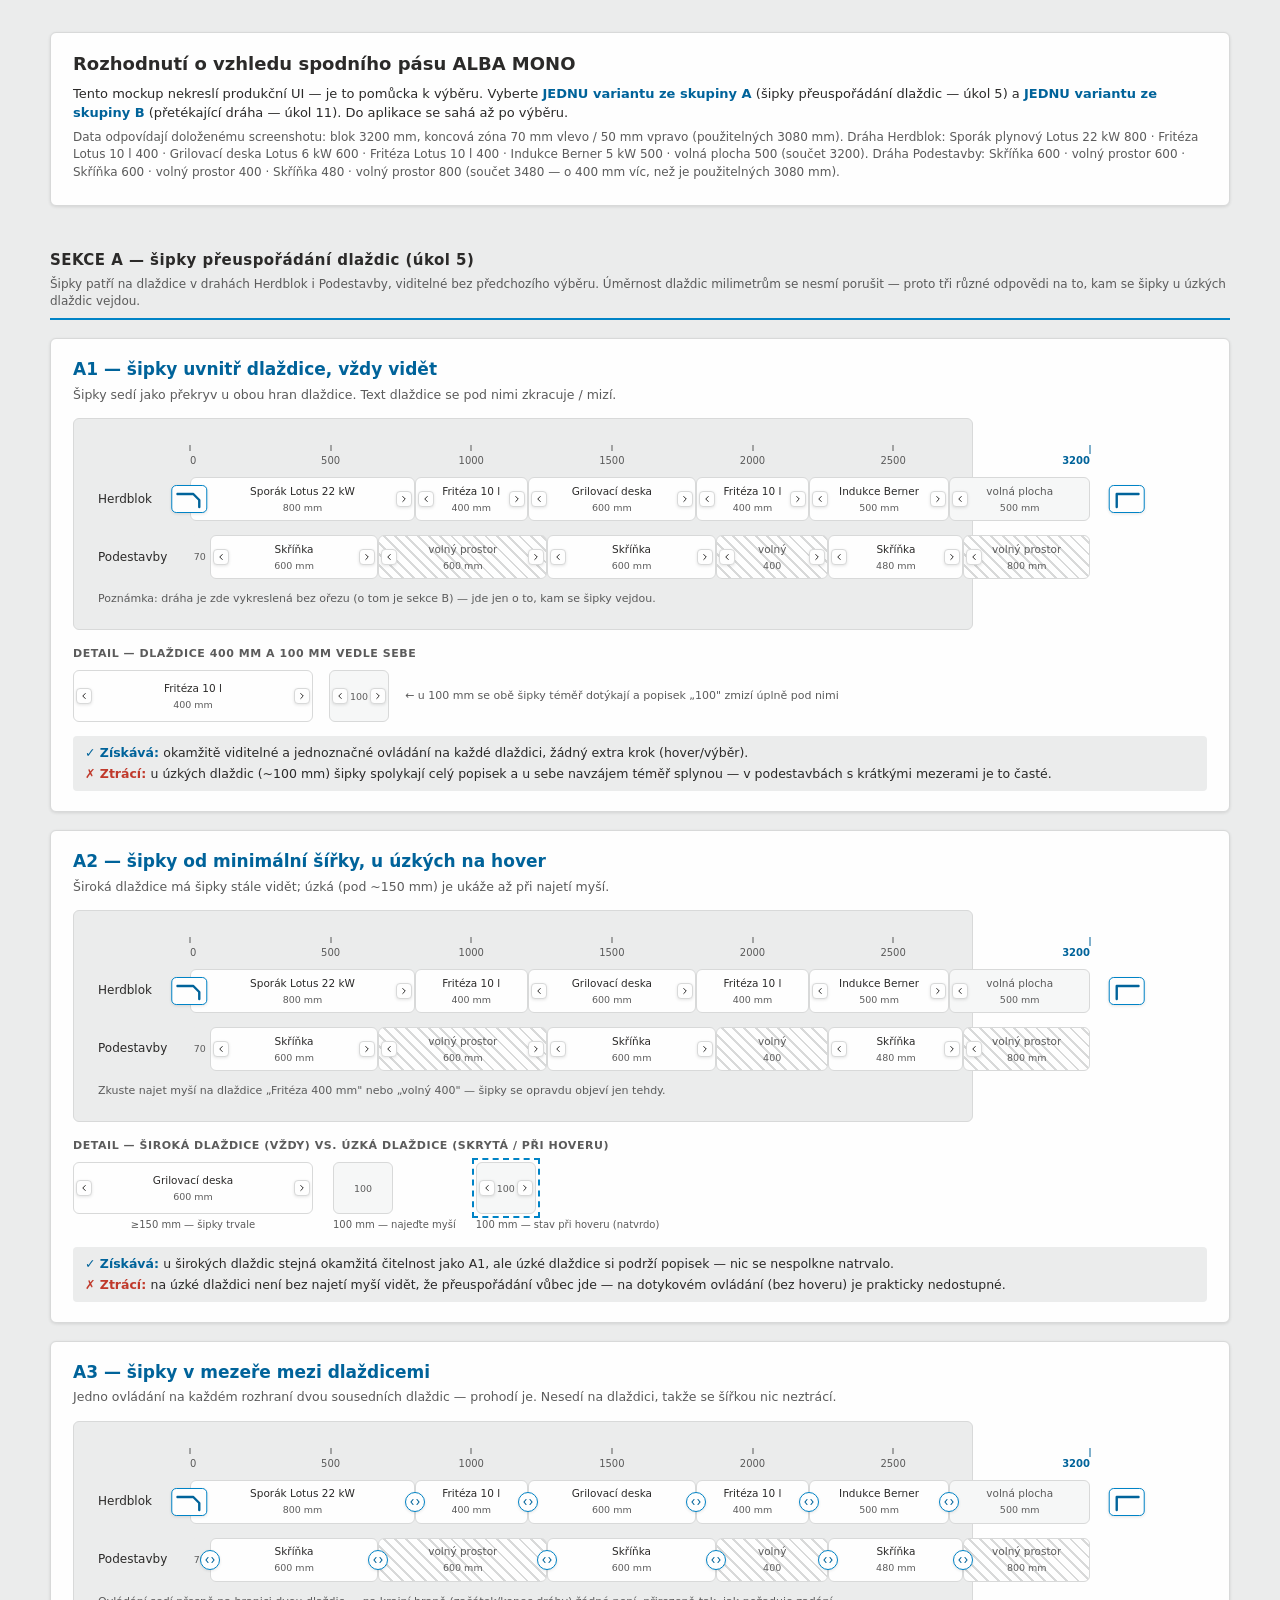
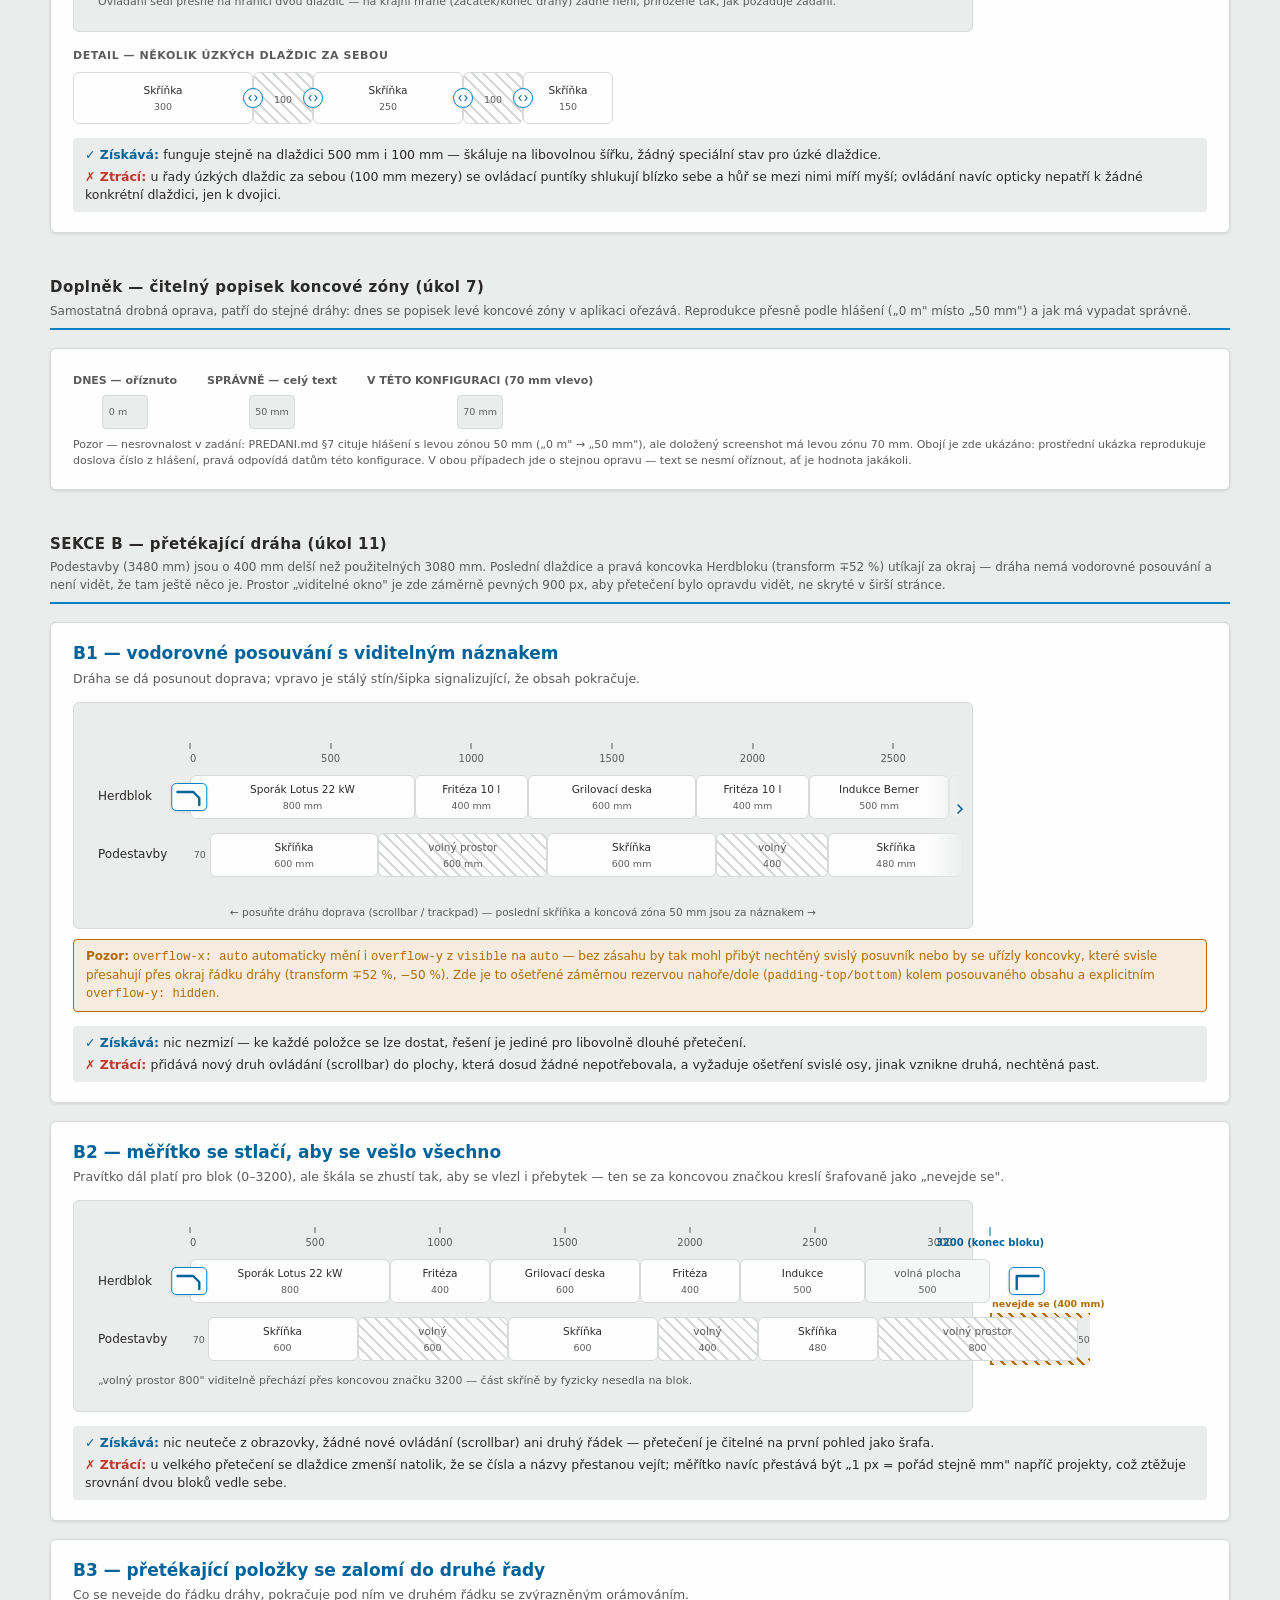
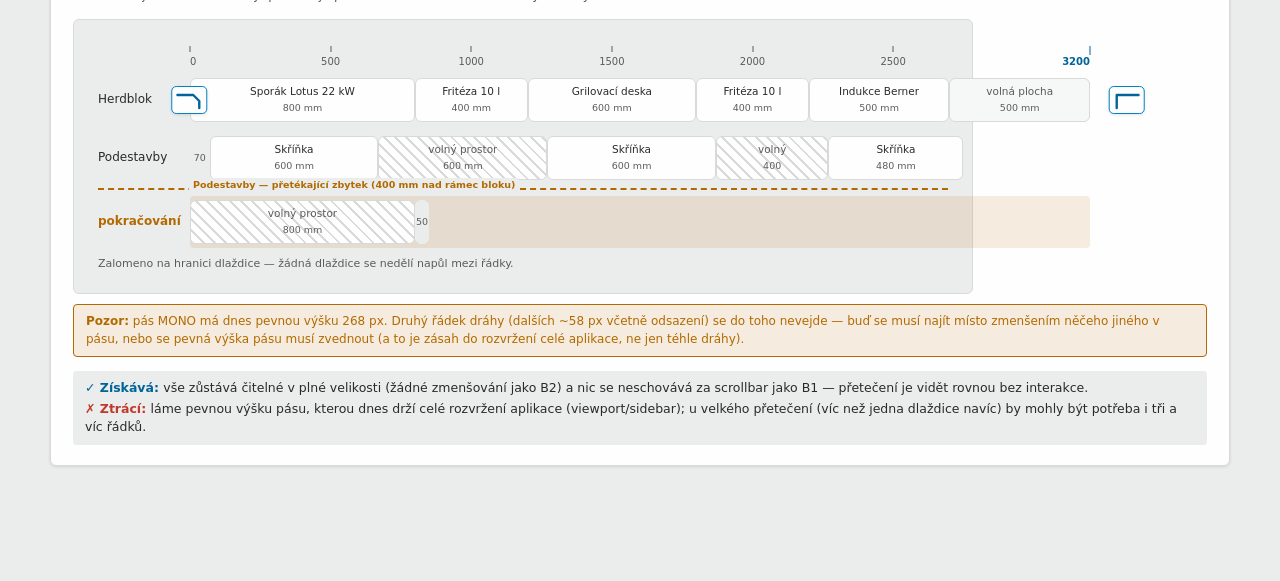
<file: mockup-pas-varianty.html>
<!doctype html>
<html lang="cs">
<head>
<meta charset="UTF-8" />
<meta name="viewport" content="width=device-width, initial-scale=1.0" />
<title>Varianty spodního pásu — MONO (šipky + přetékání)</title>
<style>
/* Proměnné 1:1 z css/style.css (stejná kopie, jakou používá mockup-mono.html),
   ať se paleta nemůže rozejít s aplikací. */
:root {
  --bg-panel: #FEFEFE;
  --bg-panel-alt: #EBECEC;
  --bg-input: #F6F7F7;
  --border: #D8D9D9;
  --text-main: #2B2A29;
  --text-muted: #5B5B5B;
  --accent: #0083C6;
  --accent-dark: #00639A;
  --accent-darker: #004E78;
  --accent-soft: rgba(0, 131, 198, 0.12);
  --danger: #C0392B;
  --warn: #B26A00;
  --warn-soft: rgba(178, 106, 0, 0.12);
  --radius: 6px;
  --shadow: 0 1px 3px rgba(43, 42, 41, 0.12);
}

* { box-sizing: border-box; }
html, body {
  margin: 0; padding: 0;
  background: var(--bg-panel-alt);
  color: var(--text-main);
  font-family: "Segoe UI", system-ui, -apple-system, sans-serif;
  font-size: 13px;
  line-height: 1.45;
}
body { padding: 32px 24px 100px; }
h1, h2, h3, p, ul, ol { margin: 0; padding: 0; }
img, svg { display: block; }

.mk-wrap { max-width: 1180px; margin: 0 auto; }

/* ---------- úvod ---------- */
.mk-intro {
  background: var(--bg-panel);
  border: 1px solid var(--border);
  border-radius: var(--radius);
  padding: 18px 22px;
  margin-bottom: 30px;
  box-shadow: var(--shadow);
}
.mk-intro h1 { font-size: 18px; font-weight: 700; margin-bottom: 8px; }
.mk-intro p { margin-bottom: 6px; color: var(--text-main); }
.mk-intro .mk-intro-task { color: var(--text-muted); font-size: 12px; }
.mk-intro b { color: var(--accent-dark); }

/* ---------- sekce ---------- */
.mk-section-head {
  margin: 44px 0 6px;
  padding-bottom: 8px;
  border-bottom: 2px solid var(--accent);
}
.mk-section-head h2 { font-size: 15px; font-weight: 700; letter-spacing: 0.03em; }
.mk-section-head p { font-size: 12px; color: var(--text-muted); margin-top: 4px; }

.mk-variant {
  background: var(--bg-panel);
  border: 1px solid var(--border);
  border-radius: var(--radius);
  box-shadow: var(--shadow);
  padding: 18px 22px 20px;
  margin: 18px 0;
}
.mk-variant-h {
  font-size: 17px;
  font-weight: 700;
  color: var(--accent-dark);
  margin-bottom: 4px;
}
.mk-variant-sub { font-size: 12.5px; color: var(--text-muted); margin-bottom: 14px; }

.mk-variant-desc {
  margin-top: 14px;
  font-size: 12.5px;
  padding: 8px 12px;
  background: var(--bg-panel-alt);
  border-radius: 4px;
}
.mk-variant-desc b { color: var(--text-main); }
.mk-variant-desc .mk-gets::before { content: "✓ Získává: "; font-weight: 700; color: var(--accent-dark); }
.mk-variant-desc .mk-loses::before { content: "✗ Ztrácí: "; font-weight: 700; color: var(--danger); }
.mk-variant-desc div + div { margin-top: 3px; }

.mk-warn-box {
  margin-top: 10px;
  padding: 8px 12px;
  font-size: 12px;
  background: var(--warn-soft);
  border: 1px solid var(--warn);
  border-radius: 4px;
  color: var(--warn);
}
.mk-warn-box b { font-weight: 700; }

.mk-detail-label {
  font-size: 11px;
  font-weight: 600;
  color: var(--text-muted);
  letter-spacing: 0.05em;
  text-transform: uppercase;
  margin: 16px 0 8px;
}

/* ================= dráha / dlaždice — kopie mono- tříd z css/style.css ================= */

.mono-scale-row { display: flex; align-items: stretch; }
.mono-scale-label {
  flex: 0 0 92px; width: 92px; padding-right: 8px;
  display: flex; align-items: center; font-size: 12px;
}
.mono-scale { position: relative; flex: 0 0 auto; }
.mono-ruler-row { height: 22px; margin-top: 10px; position: relative; }
.mono-tick { position: absolute; top: 0; bottom: 0; left: 0; width: 0; }
.mono-tick i {
  position: absolute; top: 0; left: 0; transform: translateX(-0.5px);
  width: 1px; height: 6px; background: var(--text-muted); display: block;
}
.mono-tick b {
  position: absolute; top: 9px; left: 0; font-weight: 400; font-size: 10px;
  color: var(--text-muted); white-space: nowrap;
}
.mono-tick.mk-end-tick i { background: var(--accent-dark); height: 9px; }
.mono-tick.mk-end-tick b { color: var(--accent-dark); font-weight: 700; }

.mono-track-row { height: 52px; margin-top: 6px; position: relative; }

.mono-tile {
  position: absolute; top: 4px; bottom: 4px;
  border-radius: var(--radius); border: 1px solid var(--border);
  display: flex; flex-direction: column; align-items: center; justify-content: center;
  overflow: hidden; text-align: center; padding: 2px 3px;
}
.mono-tile-name { font-size: 10.5px; overflow: hidden; text-overflow: ellipsis; max-width: 100%; white-space: nowrap; }
.mono-tile-size { font-size: 9.5px; color: var(--text-muted); margin-top: 2px; white-space: nowrap; }
.mono-tile-device, .mono-tile-cabinet { background: var(--bg-panel); }
.mono-tile-surface { background: var(--bg-input); }
.mono-tile-surface .mono-tile-name, .mono-tile-surface .mono-tile-size { color: var(--text-muted); }
.mono-tile-gap {
  color: var(--text-muted); background-color: var(--bg-panel);
  background-image: repeating-linear-gradient(45deg, var(--border) 0 2px, transparent 2px 8px);
}
.mono-tile-endzone { background: var(--bg-panel-alt); border-color: var(--bg-panel-alt); color: var(--text-muted); }
.mono-tile-endzone .mono-tile-size { font-size: 9.5px; margin-top: 0; }

.mono-endcap {
  position: absolute; top: 50%; display: flex; align-items: center; gap: 1px;
  padding: 3px 4px; background: var(--bg-panel); border: 1px solid var(--accent);
  border-radius: 5px; box-shadow: var(--shadow); color: var(--accent-dark); z-index: 2;
}
.mono-endcap-left { transform: translate(-52%, -50%); }
.mono-endcap-right { transform: translate(52%, -50%); }
.mono-endcap-glyph { width: 26px; height: 20px; }
.mono-endcap-caret { width: 9px; height: 9px; color: var(--text-muted); }

.mono-track-note { margin: 4px 0 0 92px; font-size: 10.5px; color: var(--text-muted); }

/* ================= šipky přeuspořádání — SEKCE A, nové třídy pro tento mockup ================= */

.mk-arrow {
  position: absolute; top: 50%; transform: translateY(-50%);
  width: 16px; height: 16px; display: flex; align-items: center; justify-content: center;
  background: var(--bg-panel); border: 1px solid var(--border); border-radius: 4px;
  color: var(--text-main); box-shadow: var(--shadow); z-index: 4;
}
.mk-arrow svg { width: 10px; height: 10px; }
.mk-arrow:hover { border-color: var(--accent); color: var(--accent-dark); }
.mk-arrow-left { left: 2px; }
.mk-arrow-right { right: 2px; }

/* A2 — schované, dokud se nenajede myší; obal .mk-a2-narrow drží hover stav */
.mk-arrow-hoveronly { opacity: 0; pointer-events: none; transition: opacity .12s; }
.mk-a2-narrow:hover .mk-arrow-hoveronly,
.mk-a2-narrow.mk-force-hover .mk-arrow-hoveronly { opacity: 1; pointer-events: auto; }
.mk-a2-narrow.mk-force-hover { outline: 2px dashed var(--accent); outline-offset: 2px; }

/* A3 — ovládání v mezeře mezi dlaždicemi */
.mk-gap-arrow {
  position: absolute; top: 50%; left: 0; transform: translate(-50%, -50%);
  width: 20px; height: 20px; display: flex; align-items: center; justify-content: center;
  background: var(--bg-panel); border: 1px solid var(--accent); border-radius: 50%;
  color: var(--accent-dark); box-shadow: var(--shadow); z-index: 4;
}
.mk-gap-arrow svg { width: 12px; height: 12px; }
.mk-gap-arrow:hover { background: var(--accent-soft); }

/* ================= SEKCE B — přetékající dráha ================= */

.mk-viewport {
  position: relative;
  width: 900px; max-width: 100%;
  border: 1px solid var(--border);
  border-radius: var(--radius);
  background: var(--bg-panel-alt);
  padding: 16px 0 22px;
}
.mk-viewport-inner { padding: 0 24px; }

/* B1 — skutečné vodorovné posouvání */
.mk-b1-scroll {
  overflow-x: auto;
  overflow-y: hidden;               /* viz upozornění u varianty */
  padding-top: 14px; padding-bottom: 18px; /* rezerva, aby se koncovky neuřízly svisle */
  position: relative;
}
.mk-b1-content { width: 1040px; padding: 0 24px; position: relative; }
.mk-b1-fade {
  position: absolute; top: 0; right: 0; bottom: 0; width: 46px;
  background: linear-gradient(to right, transparent, var(--bg-panel-alt) 85%);
  pointer-events: none; z-index: 5;
  display: flex; align-items: center; justify-content: flex-end; padding-right: 4px;
}
.mk-b1-fade svg { width: 16px; height: 16px; color: var(--accent-dark); }
.mk-b1-hint {
  margin-top: 6px; font-size: 10.5px; color: var(--text-muted); text-align: center;
}

/* B2 — stlačené měřítko + šrafa "nevejde se" */
.mk-hatch-overflow {
  position: absolute; top: 0; bottom: 0;
  background-color: var(--warn-soft);
  background-image: repeating-linear-gradient(45deg, var(--warn) 0 2px, transparent 2px 8px);
  border-left: 2px dashed var(--warn);
  z-index: 0;
}
.mk-hatch-label {
  position: absolute; top: -16px; font-size: 9.5px; color: var(--warn); font-weight: 600; white-space: nowrap;
}

/* B3 — druhá řada */
.mk-wrap-row {
  margin-top: 4px;
  border-top: 2px dashed var(--warn);
  padding-top: 6px;
  position: relative;
}
.mk-wrap-row .mono-track-row { background: var(--warn-soft); border-radius: 4px; }
.mk-wrap-badge {
  position: absolute; left: -1px; top: -18px;
  font-size: 9.5px; font-weight: 700; color: var(--warn);
  background: var(--bg-panel-alt); padding: 0 4px;
}

/* ---------- popisek koncové zóny — úkol 7 ---------- */
.mk-label-compare { display: flex; gap: 30px; align-items: flex-start; margin-top: 6px; }
.mk-label-demo { display: flex; flex-direction: column; align-items: center; gap: 6px; }
.mk-label-demo b { font-size: 11px; color: var(--text-muted); }
.mk-clip-box {
  width: 46px; height: 34px; border: 1px solid var(--border); border-radius: 4px;
  background: var(--bg-panel-alt); display: flex; align-items: center; justify-content: center;
  overflow: hidden; font-size: 9.5px; color: var(--text-muted);
}
.mk-clip-box.mk-clip-broken { overflow: visible; }
.mk-clip-broken span { display: block; white-space: nowrap; margin-left: -14px; }
.mk-clip-fixed { font-size: 9.5px; }

/* ---------- footer ---------- */
.mk-note-strip { font-size: 11px; color: var(--text-muted); margin-top: 8px; }
</style>
</head>
<body>
<div class="mk-wrap">

  <div class="mk-intro">
    <h1>Rozhodnutí o vzhledu spodního pásu ALBA MONO</h1>
    <p>Tento mockup nekreslí produkční UI — je to pomůcka k výběru. Vyberte
      <b>JEDNU variantu ze skupiny A</b> (šipky přeuspořádání dlaždic — úkol 5)
      a <b>JEDNU variantu ze skupiny B</b> (přetékající dráha — úkol 11). Do
      aplikace se sahá až po výběru.</p>
    <p class="mk-intro-task">Data odpovídají doloženému screenshotu: blok 3200&nbsp;mm,
      koncová zóna 70&nbsp;mm vlevo / 50&nbsp;mm vpravo (použitelných 3080&nbsp;mm).
      Dráha Herdblok: Sporák plynový Lotus 22&nbsp;kW 800 · Fritéza Lotus 10&nbsp;l 400 ·
      Grilovací deska Lotus 6&nbsp;kW 600 · Fritéza Lotus 10&nbsp;l 400 · Indukce Berner
      5&nbsp;kW 500 · volná plocha 500 (součet 3200). Dráha Podestavby: Skříňka 600 ·
      volný prostor 600 · Skříňka 600 · volný prostor 400 · Skříňka 480 · volný prostor 800
      (součet 3480 — o 400&nbsp;mm víc, než je použitelných 3080&nbsp;mm).</p>
  </div>

  <!-- ============================================================ -->
  <!-- SEKCE A -->
  <!-- ============================================================ -->
  <div class="mk-section-head">
    <h2>SEKCE A — šipky přeuspořádání dlaždic (úkol 5)</h2>
    <p>Šipky patří na dlaždice v drahách Herdblok i Podestavby, viditelné bez
      předchozího výběru. Úměrnost dlaždic milimetrům se nesmí porušit —
      proto tři různé odpovědi na to, kam se šipky u úzkých dlaždic vejdou.</p>
  </div>

  <!-- ---------- A1 ---------- -->
  <div class="mk-variant">
    <div class="mk-variant-h">A1 — šipky uvnitř dlaždice, vždy vidět</div>
    <div class="mk-variant-sub">Šipky sedí jako překryv u obou hran dlaždice. Text dlaždice se pod nimi zkracuje / mizí.</div>

    <div class="mk-viewport"><div class="mk-viewport-inner">
      <div class="mono-scale-row mono-ruler-row">
        <div class="mono-scale-label"></div>
        <div class="mono-scale" style="width:900px;">
          <div class="mono-tick" style="left:0px;"><i></i><b>0</b></div>
          <div class="mono-tick" style="left:140.625px;"><i></i><b style="transform:translateX(-50%);">500</b></div>
          <div class="mono-tick" style="left:281.25px;"><i></i><b style="transform:translateX(-50%);">1000</b></div>
          <div class="mono-tick" style="left:421.875px;"><i></i><b style="transform:translateX(-50%);">1500</b></div>
          <div class="mono-tick" style="left:562.5px;"><i></i><b style="transform:translateX(-50%);">2000</b></div>
          <div class="mono-tick" style="left:703.125px;"><i></i><b style="transform:translateX(-50%);">2500</b></div>
          <div class="mono-tick mk-end-tick" style="left:900px;"><i></i><b style="transform:translateX(-100%);">3200</b></div>
        </div>
      </div>

      <div class="mono-scale-row mono-track-row">
        <div class="mono-scale-label">Herdblok</div>
        <div class="mono-scale" style="width:900px;">
          <div class="mono-tile mono-tile-device" style="left:0px; width:225px;">
            <span class="mono-tile-name">Sporák Lotus 22 kW</span><span class="mono-tile-size">800 mm</span>
            <span class="mk-arrow mk-arrow-right"><svg viewBox="0 0 24 24" fill="none" stroke="currentColor" stroke-width="2.4" stroke-linecap="round"><path d="M9 6l6 6-6 6"/></svg></span>
          </div>
          <div class="mono-tile mono-tile-device" style="left:225px; width:112.5px;">
            <span class="mono-tile-name">Fritéza 10 l</span><span class="mono-tile-size">400 mm</span>
            <span class="mk-arrow mk-arrow-left"><svg viewBox="0 0 24 24" fill="none" stroke="currentColor" stroke-width="2.4" stroke-linecap="round"><path d="M15 6l-6 6 6 6"/></svg></span>
            <span class="mk-arrow mk-arrow-right"><svg viewBox="0 0 24 24" fill="none" stroke="currentColor" stroke-width="2.4" stroke-linecap="round"><path d="M9 6l6 6-6 6"/></svg></span>
          </div>
          <div class="mono-tile mono-tile-device" style="left:337.5px; width:168.75px;">
            <span class="mono-tile-name">Grilovací deska</span><span class="mono-tile-size">600 mm</span>
            <span class="mk-arrow mk-arrow-left"><svg viewBox="0 0 24 24" fill="none" stroke="currentColor" stroke-width="2.4" stroke-linecap="round"><path d="M15 6l-6 6 6 6"/></svg></span>
            <span class="mk-arrow mk-arrow-right"><svg viewBox="0 0 24 24" fill="none" stroke="currentColor" stroke-width="2.4" stroke-linecap="round"><path d="M9 6l6 6-6 6"/></svg></span>
          </div>
          <div class="mono-tile mono-tile-device" style="left:506.25px; width:112.5px;">
            <span class="mono-tile-name">Fritéza 10 l</span><span class="mono-tile-size">400 mm</span>
            <span class="mk-arrow mk-arrow-left"><svg viewBox="0 0 24 24" fill="none" stroke="currentColor" stroke-width="2.4" stroke-linecap="round"><path d="M15 6l-6 6 6 6"/></svg></span>
            <span class="mk-arrow mk-arrow-right"><svg viewBox="0 0 24 24" fill="none" stroke="currentColor" stroke-width="2.4" stroke-linecap="round"><path d="M9 6l6 6-6 6"/></svg></span>
          </div>
          <div class="mono-tile mono-tile-device" style="left:618.75px; width:140.625px;">
            <span class="mono-tile-name">Indukce Berner</span><span class="mono-tile-size">500 mm</span>
            <span class="mk-arrow mk-arrow-left"><svg viewBox="0 0 24 24" fill="none" stroke="currentColor" stroke-width="2.4" stroke-linecap="round"><path d="M15 6l-6 6 6 6"/></svg></span>
            <span class="mk-arrow mk-arrow-right"><svg viewBox="0 0 24 24" fill="none" stroke="currentColor" stroke-width="2.4" stroke-linecap="round"><path d="M9 6l6 6-6 6"/></svg></span>
          </div>
          <div class="mono-tile mono-tile-surface" style="left:759.375px; width:140.625px;">
            <span class="mono-tile-name">volná plocha</span><span class="mono-tile-size">500 mm</span>
            <span class="mk-arrow mk-arrow-left"><svg viewBox="0 0 24 24" fill="none" stroke="currentColor" stroke-width="2.4" stroke-linecap="round"><path d="M15 6l-6 6 6 6"/></svg></span>
          </div>
          <span class="mono-endcap mono-endcap-left" style="left:0px;"><span class="mono-endcap-glyph"><svg viewBox="0 0 26 20" fill="none" stroke="currentColor" stroke-width="2.4" stroke-linejoin="round" stroke-linecap="round"><path d="M1 5h16l6 6v7"/></svg></span></span>
          <span class="mono-endcap mono-endcap-right" style="left:900px;"><span class="mono-endcap-glyph"><svg viewBox="0 0 26 20" fill="none" stroke="currentColor" stroke-width="2.4" stroke-linejoin="round" stroke-linecap="round"><path d="M25 5H3v13"/></svg></span></span>
        </div>
      </div>

      <div class="mono-scale-row mono-track-row">
        <div class="mono-scale-label">Podestavby</div>
        <div class="mono-scale" style="width:900px;">
          <div class="mono-tile mono-tile-endzone" style="left:0px; width:19.6875px;"><span class="mono-tile-size">70</span></div>
          <div class="mono-tile mono-tile-cabinet" style="left:19.6875px; width:168.75px;">
            <span class="mono-tile-name">Skříňka</span><span class="mono-tile-size">600 mm</span>
            <span class="mk-arrow mk-arrow-left"><svg viewBox="0 0 24 24" fill="none" stroke="currentColor" stroke-width="2.4" stroke-linecap="round"><path d="M15 6l-6 6 6 6"/></svg></span>
            <span class="mk-arrow mk-arrow-right"><svg viewBox="0 0 24 24" fill="none" stroke="currentColor" stroke-width="2.4" stroke-linecap="round"><path d="M9 6l6 6-6 6"/></svg></span>
          </div>
          <div class="mono-tile mono-tile-gap" style="left:188.4375px; width:168.75px;">
            <span class="mono-tile-name">volný prostor</span><span class="mono-tile-size">600 mm</span>
            <span class="mk-arrow mk-arrow-left"><svg viewBox="0 0 24 24" fill="none" stroke="currentColor" stroke-width="2.4" stroke-linecap="round"><path d="M15 6l-6 6 6 6"/></svg></span>
            <span class="mk-arrow mk-arrow-right"><svg viewBox="0 0 24 24" fill="none" stroke="currentColor" stroke-width="2.4" stroke-linecap="round"><path d="M9 6l6 6-6 6"/></svg></span>
          </div>
          <div class="mono-tile mono-tile-cabinet" style="left:357.1875px; width:168.75px;">
            <span class="mono-tile-name">Skříňka</span><span class="mono-tile-size">600 mm</span>
            <span class="mk-arrow mk-arrow-left"><svg viewBox="0 0 24 24" fill="none" stroke="currentColor" stroke-width="2.4" stroke-linecap="round"><path d="M15 6l-6 6 6 6"/></svg></span>
            <span class="mk-arrow mk-arrow-right"><svg viewBox="0 0 24 24" fill="none" stroke="currentColor" stroke-width="2.4" stroke-linecap="round"><path d="M9 6l6 6-6 6"/></svg></span>
          </div>
          <div class="mono-tile mono-tile-gap" style="left:525.9375px; width:112.5px;">
            <span class="mono-tile-name">volný</span><span class="mono-tile-size">400</span>
            <span class="mk-arrow mk-arrow-left"><svg viewBox="0 0 24 24" fill="none" stroke="currentColor" stroke-width="2.4" stroke-linecap="round"><path d="M15 6l-6 6 6 6"/></svg></span>
            <span class="mk-arrow mk-arrow-right"><svg viewBox="0 0 24 24" fill="none" stroke="currentColor" stroke-width="2.4" stroke-linecap="round"><path d="M9 6l6 6-6 6"/></svg></span>
          </div>
          <div class="mono-tile mono-tile-cabinet" style="left:638.4375px; width:135px;">
            <span class="mono-tile-name">Skříňka</span><span class="mono-tile-size">480 mm</span>
            <span class="mk-arrow mk-arrow-left"><svg viewBox="0 0 24 24" fill="none" stroke="currentColor" stroke-width="2.4" stroke-linecap="round"><path d="M15 6l-6 6 6 6"/></svg></span>
            <span class="mk-arrow mk-arrow-right"><svg viewBox="0 0 24 24" fill="none" stroke="currentColor" stroke-width="2.4" stroke-linecap="round"><path d="M9 6l6 6-6 6"/></svg></span>
          </div>
          <div class="mono-tile mono-tile-gap" style="left:773.4375px; width:126.5625px;">
            <span class="mono-tile-name">volný prostor</span><span class="mono-tile-size">800 mm</span>
            <span class="mk-arrow mk-arrow-left"><svg viewBox="0 0 24 24" fill="none" stroke="currentColor" stroke-width="2.4" stroke-linecap="round"><path d="M15 6l-6 6 6 6"/></svg></span>
          </div>
        </div>
      </div>
      <p class="mk-note-strip">Poznámka: dráha je zde vykreslená bez ořezu (o tom je sekce B) — jde jen o to, kam se šipky vejdou.</p>
    </div></div>

    <div class="mk-detail-label">Detail — dlaždice 400 mm a 100 mm vedle sebe</div>
    <div style="display:flex; gap:16px; align-items:flex-end;">
      <div class="mono-scale" style="width:240px; height:52px; position:relative;">
        <div class="mono-tile mono-tile-device" style="left:0; width:240px; top:0; bottom:0;">
          <span class="mono-tile-name">Fritéza 10 l</span><span class="mono-tile-size">400 mm</span>
          <span class="mk-arrow mk-arrow-left"><svg viewBox="0 0 24 24" fill="none" stroke="currentColor" stroke-width="2.4" stroke-linecap="round"><path d="M15 6l-6 6 6 6"/></svg></span>
          <span class="mk-arrow mk-arrow-right"><svg viewBox="0 0 24 24" fill="none" stroke="currentColor" stroke-width="2.4" stroke-linecap="round"><path d="M9 6l6 6-6 6"/></svg></span>
        </div>
      </div>
      <div class="mono-scale" style="width:60px; height:52px; position:relative;">
        <div class="mono-tile mono-tile-surface" style="left:0; width:60px; top:0; bottom:0;">
          <span class="mono-tile-size">100</span>
          <span class="mk-arrow mk-arrow-left"><svg viewBox="0 0 24 24" fill="none" stroke="currentColor" stroke-width="2.4" stroke-linecap="round"><path d="M15 6l-6 6 6 6"/></svg></span>
          <span class="mk-arrow mk-arrow-right"><svg viewBox="0 0 24 24" fill="none" stroke="currentColor" stroke-width="2.4" stroke-linecap="round"><path d="M9 6l6 6-6 6"/></svg></span>
        </div>
      </div>
      <span style="font-size:11px; color:var(--text-muted); align-self:center;">← u 100 mm se obě šipky téměř dotýkají a popisek „100" zmizí úplně pod nimi</span>
    </div>

    <div class="mk-variant-desc">
      <div class="mk-gets">okamžitě viditelné a jednoznačné ovládání na každé dlaždici, žádný extra krok (hover/výběr).</div>
      <div class="mk-loses">u úzkých dlaždic (~100 mm) šipky spolykají celý popisek a u sebe navzájem téměř splynou — v podestavbách s krátkými mezerami je to časté.</div>
    </div>
  </div>

  <!-- ---------- A2 ---------- -->
  <div class="mk-variant">
    <div class="mk-variant-h">A2 — šipky od minimální šířky, u úzkých na hover</div>
    <div class="mk-variant-sub">Široká dlaždice má šipky stále vidět; úzká (pod ~150 mm) je ukáže až při najetí myší.</div>

    <div class="mk-viewport"><div class="mk-viewport-inner">
      <div class="mono-scale-row mono-ruler-row">
        <div class="mono-scale-label"></div>
        <div class="mono-scale" style="width:900px;">
          <div class="mono-tick" style="left:0px;"><i></i><b>0</b></div>
          <div class="mono-tick" style="left:140.625px;"><i></i><b style="transform:translateX(-50%);">500</b></div>
          <div class="mono-tick" style="left:281.25px;"><i></i><b style="transform:translateX(-50%);">1000</b></div>
          <div class="mono-tick" style="left:421.875px;"><i></i><b style="transform:translateX(-50%);">1500</b></div>
          <div class="mono-tick" style="left:562.5px;"><i></i><b style="transform:translateX(-50%);">2000</b></div>
          <div class="mono-tick" style="left:703.125px;"><i></i><b style="transform:translateX(-50%);">2500</b></div>
          <div class="mono-tick mk-end-tick" style="left:900px;"><i></i><b style="transform:translateX(-100%);">3200</b></div>
        </div>
      </div>

      <div class="mono-scale-row mono-track-row">
        <div class="mono-scale-label">Herdblok</div>
        <div class="mono-scale" style="width:900px;">
          <div class="mono-tile mono-tile-device" style="left:0px; width:225px;">
            <span class="mono-tile-name">Sporák Lotus 22 kW</span><span class="mono-tile-size">800 mm</span>
            <span class="mk-arrow mk-arrow-right"><svg viewBox="0 0 24 24" fill="none" stroke="currentColor" stroke-width="2.4" stroke-linecap="round"><path d="M9 6l6 6-6 6"/></svg></span>
          </div>
          <div class="mono-tile mono-tile-device mk-a2-narrow" style="left:225px; width:112.5px;">
            <span class="mono-tile-name">Fritéza 10 l</span><span class="mono-tile-size">400 mm</span>
            <span class="mk-arrow mk-arrow-left mk-arrow-hoveronly"><svg viewBox="0 0 24 24" fill="none" stroke="currentColor" stroke-width="2.4" stroke-linecap="round"><path d="M15 6l-6 6 6 6"/></svg></span>
            <span class="mk-arrow mk-arrow-right mk-arrow-hoveronly"><svg viewBox="0 0 24 24" fill="none" stroke="currentColor" stroke-width="2.4" stroke-linecap="round"><path d="M9 6l6 6-6 6"/></svg></span>
          </div>
          <div class="mono-tile mono-tile-device" style="left:337.5px; width:168.75px;">
            <span class="mono-tile-name">Grilovací deska</span><span class="mono-tile-size">600 mm</span>
            <span class="mk-arrow mk-arrow-left"><svg viewBox="0 0 24 24" fill="none" stroke="currentColor" stroke-width="2.4" stroke-linecap="round"><path d="M15 6l-6 6 6 6"/></svg></span>
            <span class="mk-arrow mk-arrow-right"><svg viewBox="0 0 24 24" fill="none" stroke="currentColor" stroke-width="2.4" stroke-linecap="round"><path d="M9 6l6 6-6 6"/></svg></span>
          </div>
          <div class="mono-tile mono-tile-device mk-a2-narrow" style="left:506.25px; width:112.5px;">
            <span class="mono-tile-name">Fritéza 10 l</span><span class="mono-tile-size">400 mm</span>
            <span class="mk-arrow mk-arrow-left mk-arrow-hoveronly"><svg viewBox="0 0 24 24" fill="none" stroke="currentColor" stroke-width="2.4" stroke-linecap="round"><path d="M15 6l-6 6 6 6"/></svg></span>
            <span class="mk-arrow mk-arrow-right mk-arrow-hoveronly"><svg viewBox="0 0 24 24" fill="none" stroke="currentColor" stroke-width="2.4" stroke-linecap="round"><path d="M9 6l6 6-6 6"/></svg></span>
          </div>
          <div class="mono-tile mono-tile-device" style="left:618.75px; width:140.625px;">
            <span class="mono-tile-name">Indukce Berner</span><span class="mono-tile-size">500 mm</span>
            <span class="mk-arrow mk-arrow-left"><svg viewBox="0 0 24 24" fill="none" stroke="currentColor" stroke-width="2.4" stroke-linecap="round"><path d="M15 6l-6 6 6 6"/></svg></span>
            <span class="mk-arrow mk-arrow-right"><svg viewBox="0 0 24 24" fill="none" stroke="currentColor" stroke-width="2.4" stroke-linecap="round"><path d="M9 6l6 6-6 6"/></svg></span>
          </div>
          <div class="mono-tile mono-tile-surface" style="left:759.375px; width:140.625px;">
            <span class="mono-tile-name">volná plocha</span><span class="mono-tile-size">500 mm</span>
            <span class="mk-arrow mk-arrow-left"><svg viewBox="0 0 24 24" fill="none" stroke="currentColor" stroke-width="2.4" stroke-linecap="round"><path d="M15 6l-6 6 6 6"/></svg></span>
          </div>
          <span class="mono-endcap mono-endcap-left" style="left:0px;"><span class="mono-endcap-glyph"><svg viewBox="0 0 26 20" fill="none" stroke="currentColor" stroke-width="2.4" stroke-linejoin="round" stroke-linecap="round"><path d="M1 5h16l6 6v7"/></svg></span></span>
          <span class="mono-endcap mono-endcap-right" style="left:900px;"><span class="mono-endcap-glyph"><svg viewBox="0 0 26 20" fill="none" stroke="currentColor" stroke-width="2.4" stroke-linejoin="round" stroke-linecap="round"><path d="M25 5H3v13"/></svg></span></span>
        </div>
      </div>

      <div class="mono-scale-row mono-track-row">
        <div class="mono-scale-label">Podestavby</div>
        <div class="mono-scale" style="width:900px;">
          <div class="mono-tile mono-tile-endzone" style="left:0px; width:19.6875px;"><span class="mono-tile-size">70</span></div>
          <div class="mono-tile mono-tile-cabinet" style="left:19.6875px; width:168.75px;">
            <span class="mono-tile-name">Skříňka</span><span class="mono-tile-size">600 mm</span>
            <span class="mk-arrow mk-arrow-left"><svg viewBox="0 0 24 24" fill="none" stroke="currentColor" stroke-width="2.4" stroke-linecap="round"><path d="M15 6l-6 6 6 6"/></svg></span>
            <span class="mk-arrow mk-arrow-right"><svg viewBox="0 0 24 24" fill="none" stroke="currentColor" stroke-width="2.4" stroke-linecap="round"><path d="M9 6l6 6-6 6"/></svg></span>
          </div>
          <div class="mono-tile mono-tile-gap" style="left:188.4375px; width:168.75px;">
            <span class="mono-tile-name">volný prostor</span><span class="mono-tile-size">600 mm</span>
            <span class="mk-arrow mk-arrow-left"><svg viewBox="0 0 24 24" fill="none" stroke="currentColor" stroke-width="2.4" stroke-linecap="round"><path d="M15 6l-6 6 6 6"/></svg></span>
            <span class="mk-arrow mk-arrow-right"><svg viewBox="0 0 24 24" fill="none" stroke="currentColor" stroke-width="2.4" stroke-linecap="round"><path d="M9 6l6 6-6 6"/></svg></span>
          </div>
          <div class="mono-tile mono-tile-cabinet" style="left:357.1875px; width:168.75px;">
            <span class="mono-tile-name">Skříňka</span><span class="mono-tile-size">600 mm</span>
            <span class="mk-arrow mk-arrow-left"><svg viewBox="0 0 24 24" fill="none" stroke="currentColor" stroke-width="2.4" stroke-linecap="round"><path d="M15 6l-6 6 6 6"/></svg></span>
            <span class="mk-arrow mk-arrow-right"><svg viewBox="0 0 24 24" fill="none" stroke="currentColor" stroke-width="2.4" stroke-linecap="round"><path d="M9 6l6 6-6 6"/></svg></span>
          </div>
          <div class="mono-tile mono-tile-gap mk-a2-narrow" style="left:525.9375px; width:112.5px;">
            <span class="mono-tile-name">volný</span><span class="mono-tile-size">400</span>
            <span class="mk-arrow mk-arrow-left mk-arrow-hoveronly"><svg viewBox="0 0 24 24" fill="none" stroke="currentColor" stroke-width="2.4" stroke-linecap="round"><path d="M15 6l-6 6 6 6"/></svg></span>
            <span class="mk-arrow mk-arrow-right mk-arrow-hoveronly"><svg viewBox="0 0 24 24" fill="none" stroke="currentColor" stroke-width="2.4" stroke-linecap="round"><path d="M9 6l6 6-6 6"/></svg></span>
          </div>
          <div class="mono-tile mono-tile-cabinet" style="left:638.4375px; width:135px;">
            <span class="mono-tile-name">Skříňka</span><span class="mono-tile-size">480 mm</span>
            <span class="mk-arrow mk-arrow-left"><svg viewBox="0 0 24 24" fill="none" stroke="currentColor" stroke-width="2.4" stroke-linecap="round"><path d="M15 6l-6 6 6 6"/></svg></span>
            <span class="mk-arrow mk-arrow-right"><svg viewBox="0 0 24 24" fill="none" stroke="currentColor" stroke-width="2.4" stroke-linecap="round"><path d="M9 6l6 6-6 6"/></svg></span>
          </div>
          <div class="mono-tile mono-tile-gap" style="left:773.4375px; width:126.5625px;">
            <span class="mono-tile-name">volný prostor</span><span class="mono-tile-size">800 mm</span>
            <span class="mk-arrow mk-arrow-left"><svg viewBox="0 0 24 24" fill="none" stroke="currentColor" stroke-width="2.4" stroke-linecap="round"><path d="M15 6l-6 6 6 6"/></svg></span>
          </div>
        </div>
      </div>
      <p class="mk-note-strip">Zkuste najet myší na dlaždice „Fritéza 400 mm" nebo „volný 400" — šipky se opravdu objeví jen tehdy.</p>
    </div></div>

    <div class="mk-detail-label">Detail — široká dlaždice (vždy) vs. úzká dlaždice (skrytá / při hoveru)</div>
    <div style="display:flex; gap:20px; align-items:flex-end; flex-wrap:wrap;">
      <div>
        <div class="mono-scale" style="width:240px; height:52px; position:relative;">
          <div class="mono-tile mono-tile-device" style="left:0; width:240px; top:0; bottom:0;">
            <span class="mono-tile-name">Grilovací deska</span><span class="mono-tile-size">600 mm</span>
            <span class="mk-arrow mk-arrow-left"><svg viewBox="0 0 24 24" fill="none" stroke="currentColor" stroke-width="2.4" stroke-linecap="round"><path d="M15 6l-6 6 6 6"/></svg></span>
            <span class="mk-arrow mk-arrow-right"><svg viewBox="0 0 24 24" fill="none" stroke="currentColor" stroke-width="2.4" stroke-linecap="round"><path d="M9 6l6 6-6 6"/></svg></span>
          </div>
        </div>
        <div style="font-size:10px; color:var(--text-muted); text-align:center; margin-top:4px;">≥150 mm — šipky trvale</div>
      </div>
      <div>
        <div class="mono-scale mk-a2-narrow" style="width:60px; height:52px; position:relative;">
          <div class="mono-tile mono-tile-surface" style="left:0; width:60px; top:0; bottom:0;">
            <span class="mono-tile-size">100</span>
            <span class="mk-arrow mk-arrow-left mk-arrow-hoveronly"><svg viewBox="0 0 24 24" fill="none" stroke="currentColor" stroke-width="2.4" stroke-linecap="round"><path d="M15 6l-6 6 6 6"/></svg></span>
            <span class="mk-arrow mk-arrow-right mk-arrow-hoveronly"><svg viewBox="0 0 24 24" fill="none" stroke="currentColor" stroke-width="2.4" stroke-linecap="round"><path d="M9 6l6 6-6 6"/></svg></span>
          </div>
        </div>
        <div style="font-size:10px; color:var(--text-muted); text-align:center; margin-top:4px;">100 mm — najeďte myší</div>
      </div>
      <div>
        <div class="mono-scale mk-a2-narrow mk-force-hover" style="width:60px; height:52px; position:relative;">
          <div class="mono-tile mono-tile-surface" style="left:0; width:60px; top:0; bottom:0;">
            <span class="mono-tile-size">100</span>
            <span class="mk-arrow mk-arrow-left mk-arrow-hoveronly"><svg viewBox="0 0 24 24" fill="none" stroke="currentColor" stroke-width="2.4" stroke-linecap="round"><path d="M15 6l-6 6 6 6"/></svg></span>
            <span class="mk-arrow mk-arrow-right mk-arrow-hoveronly"><svg viewBox="0 0 24 24" fill="none" stroke="currentColor" stroke-width="2.4" stroke-linecap="round"><path d="M9 6l6 6-6 6"/></svg></span>
          </div>
        </div>
        <div style="font-size:10px; color:var(--text-muted); text-align:center; margin-top:4px;">100 mm — stav při hoveru (natvrdo)</div>
      </div>
    </div>

    <div class="mk-variant-desc">
      <div class="mk-gets">u širokých dlaždic stejná okamžitá čitelnost jako A1, ale úzké dlaždice si podrží popisek — nic se nespolkne natrvalo.</div>
      <div class="mk-loses">na úzké dlaždici není bez najetí myší vidět, že přeuspořádání vůbec jde — na dotykovém ovládání (bez hoveru) je prakticky nedostupné.</div>
    </div>
  </div>

  <!-- ---------- A3 ---------- -->
  <div class="mk-variant">
    <div class="mk-variant-h">A3 — šipky v mezeře mezi dlaždicemi</div>
    <div class="mk-variant-sub">Jedno ovládání na každém rozhraní dvou sousedních dlaždic — prohodí je. Nesedí na dlaždici, takže se šířkou nic neztrácí.</div>

    <div class="mk-viewport"><div class="mk-viewport-inner">
      <div class="mono-scale-row mono-ruler-row">
        <div class="mono-scale-label"></div>
        <div class="mono-scale" style="width:900px;">
          <div class="mono-tick" style="left:0px;"><i></i><b>0</b></div>
          <div class="mono-tick" style="left:140.625px;"><i></i><b style="transform:translateX(-50%);">500</b></div>
          <div class="mono-tick" style="left:281.25px;"><i></i><b style="transform:translateX(-50%);">1000</b></div>
          <div class="mono-tick" style="left:421.875px;"><i></i><b style="transform:translateX(-50%);">1500</b></div>
          <div class="mono-tick" style="left:562.5px;"><i></i><b style="transform:translateX(-50%);">2000</b></div>
          <div class="mono-tick" style="left:703.125px;"><i></i><b style="transform:translateX(-50%);">2500</b></div>
          <div class="mono-tick mk-end-tick" style="left:900px;"><i></i><b style="transform:translateX(-100%);">3200</b></div>
        </div>
      </div>

      <div class="mono-scale-row mono-track-row">
        <div class="mono-scale-label">Herdblok</div>
        <div class="mono-scale" style="width:900px;">
          <div class="mono-tile mono-tile-device" style="left:0px; width:225px;"><span class="mono-tile-name">Sporák Lotus 22 kW</span><span class="mono-tile-size">800 mm</span></div>
          <div class="mono-tile mono-tile-device" style="left:225px; width:112.5px;"><span class="mono-tile-name">Fritéza 10 l</span><span class="mono-tile-size">400 mm</span></div>
          <div class="mono-tile mono-tile-device" style="left:337.5px; width:168.75px;"><span class="mono-tile-name">Grilovací deska</span><span class="mono-tile-size">600 mm</span></div>
          <div class="mono-tile mono-tile-device" style="left:506.25px; width:112.5px;"><span class="mono-tile-name">Fritéza 10 l</span><span class="mono-tile-size">400 mm</span></div>
          <div class="mono-tile mono-tile-device" style="left:618.75px; width:140.625px;"><span class="mono-tile-name">Indukce Berner</span><span class="mono-tile-size">500 mm</span></div>
          <div class="mono-tile mono-tile-surface" style="left:759.375px; width:140.625px;"><span class="mono-tile-name">volná plocha</span><span class="mono-tile-size">500 mm</span></div>
          <span class="mono-endcap mono-endcap-left" style="left:0px;"><span class="mono-endcap-glyph"><svg viewBox="0 0 26 20" fill="none" stroke="currentColor" stroke-width="2.4" stroke-linejoin="round" stroke-linecap="round"><path d="M1 5h16l6 6v7"/></svg></span></span>
          <span class="mono-endcap mono-endcap-right" style="left:900px;"><span class="mono-endcap-glyph"><svg viewBox="0 0 26 20" fill="none" stroke="currentColor" stroke-width="2.4" stroke-linejoin="round" stroke-linecap="round"><path d="M25 5H3v13"/></svg></span></span>

          <span class="mk-gap-arrow" style="left:225px;"><svg viewBox="0 0 24 24" fill="none" stroke="currentColor" stroke-width="2.2" stroke-linecap="round"><path d="M8 7l-4 5 4 5"/><path d="M16 7l4 5-4 5"/></svg></span>
          <span class="mk-gap-arrow" style="left:337.5px;"><svg viewBox="0 0 24 24" fill="none" stroke="currentColor" stroke-width="2.2" stroke-linecap="round"><path d="M8 7l-4 5 4 5"/><path d="M16 7l4 5-4 5"/></svg></span>
          <span class="mk-gap-arrow" style="left:506.25px;"><svg viewBox="0 0 24 24" fill="none" stroke="currentColor" stroke-width="2.2" stroke-linecap="round"><path d="M8 7l-4 5 4 5"/><path d="M16 7l4 5-4 5"/></svg></span>
          <span class="mk-gap-arrow" style="left:618.75px;"><svg viewBox="0 0 24 24" fill="none" stroke="currentColor" stroke-width="2.2" stroke-linecap="round"><path d="M8 7l-4 5 4 5"/><path d="M16 7l4 5-4 5"/></svg></span>
          <span class="mk-gap-arrow" style="left:759.375px;"><svg viewBox="0 0 24 24" fill="none" stroke="currentColor" stroke-width="2.2" stroke-linecap="round"><path d="M8 7l-4 5 4 5"/><path d="M16 7l4 5-4 5"/></svg></span>
        </div>
      </div>

      <div class="mono-scale-row mono-track-row">
        <div class="mono-scale-label">Podestavby</div>
        <div class="mono-scale" style="width:900px;">
          <div class="mono-tile mono-tile-endzone" style="left:0px; width:19.6875px;"><span class="mono-tile-size">70</span></div>
          <div class="mono-tile mono-tile-cabinet" style="left:19.6875px; width:168.75px;"><span class="mono-tile-name">Skříňka</span><span class="mono-tile-size">600 mm</span></div>
          <div class="mono-tile mono-tile-gap" style="left:188.4375px; width:168.75px;"><span class="mono-tile-name">volný prostor</span><span class="mono-tile-size">600 mm</span></div>
          <div class="mono-tile mono-tile-cabinet" style="left:357.1875px; width:168.75px;"><span class="mono-tile-name">Skříňka</span><span class="mono-tile-size">600 mm</span></div>
          <div class="mono-tile mono-tile-gap" style="left:525.9375px; width:112.5px;"><span class="mono-tile-name">volný</span><span class="mono-tile-size">400</span></div>
          <div class="mono-tile mono-tile-cabinet" style="left:638.4375px; width:135px;"><span class="mono-tile-name">Skříňka</span><span class="mono-tile-size">480 mm</span></div>
          <div class="mono-tile mono-tile-gap" style="left:773.4375px; width:126.5625px;"><span class="mono-tile-name">volný prostor</span><span class="mono-tile-size">800 mm</span></div>

          <span class="mk-gap-arrow" style="left:19.6875px;"><svg viewBox="0 0 24 24" fill="none" stroke="currentColor" stroke-width="2.2" stroke-linecap="round"><path d="M8 7l-4 5 4 5"/><path d="M16 7l4 5-4 5"/></svg></span>
          <span class="mk-gap-arrow" style="left:188.4375px;"><svg viewBox="0 0 24 24" fill="none" stroke="currentColor" stroke-width="2.2" stroke-linecap="round"><path d="M8 7l-4 5 4 5"/><path d="M16 7l4 5-4 5"/></svg></span>
          <span class="mk-gap-arrow" style="left:357.1875px;"><svg viewBox="0 0 24 24" fill="none" stroke="currentColor" stroke-width="2.2" stroke-linecap="round"><path d="M8 7l-4 5 4 5"/><path d="M16 7l4 5-4 5"/></svg></span>
          <span class="mk-gap-arrow" style="left:525.9375px;"><svg viewBox="0 0 24 24" fill="none" stroke="currentColor" stroke-width="2.2" stroke-linecap="round"><path d="M8 7l-4 5 4 5"/><path d="M16 7l4 5-4 5"/></svg></span>
          <span class="mk-gap-arrow" style="left:638.4375px;"><svg viewBox="0 0 24 24" fill="none" stroke="currentColor" stroke-width="2.2" stroke-linecap="round"><path d="M8 7l-4 5 4 5"/><path d="M16 7l4 5-4 5"/></svg></span>
          <span class="mk-gap-arrow" style="left:773.4375px;"><svg viewBox="0 0 24 24" fill="none" stroke="currentColor" stroke-width="2.2" stroke-linecap="round"><path d="M8 7l-4 5 4 5"/><path d="M16 7l4 5-4 5"/></svg></span>
        </div>
      </div>
      <p class="mk-note-strip">Ovládání sedí přesně na hranici dvou dlaždic — na krajní hraně (začátek/konec dráhy) žádné není, přirozeně tak, jak požaduje zadání.</p>
    </div></div>

    <div class="mk-detail-label">Detail — několik úzkých dlaždic za sebou</div>
    <div class="mono-scale" style="width:610px; height:52px; position:relative;">
      <div class="mono-tile mono-tile-cabinet" style="left:0px; width:180px; top:0; bottom:0;"><span class="mono-tile-name">Skříňka</span><span class="mono-tile-size">300</span></div>
      <div class="mono-tile mono-tile-gap" style="left:180px; width:60px; top:0; bottom:0;"><span class="mono-tile-size">100</span></div>
      <div class="mono-tile mono-tile-cabinet" style="left:240px; width:150px; top:0; bottom:0;"><span class="mono-tile-name">Skříňka</span><span class="mono-tile-size">250</span></div>
      <div class="mono-tile mono-tile-gap" style="left:390px; width:60px; top:0; bottom:0;"><span class="mono-tile-size">100</span></div>
      <div class="mono-tile mono-tile-cabinet" style="left:450px; width:90px; top:0; bottom:0;"><span class="mono-tile-name">Skříňka</span><span class="mono-tile-size">150</span></div>
      <span class="mk-gap-arrow" style="left:180px;"><svg viewBox="0 0 24 24" fill="none" stroke="currentColor" stroke-width="2.2" stroke-linecap="round"><path d="M8 7l-4 5 4 5"/><path d="M16 7l4 5-4 5"/></svg></span>
      <span class="mk-gap-arrow" style="left:240px;"><svg viewBox="0 0 24 24" fill="none" stroke="currentColor" stroke-width="2.2" stroke-linecap="round"><path d="M8 7l-4 5 4 5"/><path d="M16 7l4 5-4 5"/></svg></span>
      <span class="mk-gap-arrow" style="left:390px;"><svg viewBox="0 0 24 24" fill="none" stroke="currentColor" stroke-width="2.2" stroke-linecap="round"><path d="M8 7l-4 5 4 5"/><path d="M16 7l4 5-4 5"/></svg></span>
      <span class="mk-gap-arrow" style="left:450px;"><svg viewBox="0 0 24 24" fill="none" stroke="currentColor" stroke-width="2.2" stroke-linecap="round"><path d="M8 7l-4 5 4 5"/><path d="M16 7l4 5-4 5"/></svg></span>
    </div>

    <div class="mk-variant-desc">
      <div class="mk-gets">funguje stejně na dlaždici 500 mm i 100 mm — škáluje na libovolnou šířku, žádný speciální stav pro úzké dlaždice.</div>
      <div class="mk-loses">u řady úzkých dlaždic za sebou (100 mm mezery) se ovládací puntíky shlukují blízko sebe a hůř se mezi nimi míří myší; ovládání navíc opticky nepatří k žádné konkrétní dlaždici, jen k dvojici.</div>
    </div>
  </div>

  <!-- ============================================================ -->
  <!-- doplněk: úkol 7 — popisek levé koncové zóny -->
  <!-- ============================================================ -->
  <div class="mk-section-head">
    <h2>Doplněk — čitelný popisek koncové zóny (úkol 7)</h2>
    <p>Samostatná drobná oprava, patří do stejné dráhy: dnes se popisek levé
      koncové zóny v aplikaci ořezává. Reprodukce přesně podle hlášení
      („0 m" místo „50 mm") a jak má vypadat správně.</p>
  </div>
  <div class="mk-variant">
    <div class="mk-label-compare">
      <div class="mk-label-demo">
        <b>DNES — oříznuto</b>
        <div class="mk-clip-box mk-clip-broken"><span>0 m</span></div>
      </div>
      <div class="mk-label-demo">
        <b>SPRÁVNĚ — celý text</b>
        <div class="mk-clip-box"><span class="mk-clip-fixed">50 mm</span></div>
      </div>
      <div class="mk-label-demo">
        <b>V TÉTO KONFIGURACI (70 mm vlevo)</b>
        <div class="mk-clip-box"><span class="mk-clip-fixed">70 mm</span></div>
      </div>
    </div>
    <p class="mk-note-strip">Pozor — nesrovnalost v zadání: PREDANI.md §7 cituje hlášení s levou
      zónou 50&nbsp;mm („0 m" → „50 mm"), ale doložený screenshot má levou zónu
      70&nbsp;mm. Obojí je zde ukázáno: prostřední ukázka reprodukuje doslova
      číslo z hlášení, pravá odpovídá datům této konfigurace. V obou případech
      jde o stejnou opravu — text se nesmí oříznout, ať je hodnota jakákoli.</p>
  </div>

  <!-- ============================================================ -->
  <!-- SEKCE B -->
  <!-- ============================================================ -->
  <div class="mk-section-head">
    <h2>SEKCE B — přetékající dráha (úkol 11)</h2>
    <p>Podestavby (3480 mm) jsou o 400 mm delší než použitelných 3080 mm.
      Poslední dlaždice a pravá koncovka Herdbloku (transform ∓52 %) utíkají
      za okraj — dráha nemá vodorovné posouvání a není vidět, že tam ještě
      něco je. Prostor „viditelné okno" je zde záměrně pevných 900 px, aby
      přetečení bylo opravdu vidět, ne skryté v širší stránce.</p>
  </div>

  <!-- ---------- B1 ---------- -->
  <div class="mk-variant">
    <div class="mk-variant-h">B1 — vodorovné posouvání s viditelným náznakem</div>
    <div class="mk-variant-sub">Dráha se dá posunout doprava; vpravo je stálý stín/šipka signalizující, že obsah pokračuje.</div>

    <div class="mk-viewport" style="padding:16px 0 8px;">
      <div class="mk-b1-scroll">
        <div class="mk-b1-content">
          <div class="mono-scale-row mono-ruler-row">
            <div class="mono-scale-label"></div>
            <div class="mono-scale" style="width:900px;">
              <div class="mono-tick" style="left:0px;"><i></i><b>0</b></div>
              <div class="mono-tick" style="left:140.625px;"><i></i><b style="transform:translateX(-50%);">500</b></div>
              <div class="mono-tick" style="left:281.25px;"><i></i><b style="transform:translateX(-50%);">1000</b></div>
              <div class="mono-tick" style="left:421.875px;"><i></i><b style="transform:translateX(-50%);">1500</b></div>
              <div class="mono-tick" style="left:562.5px;"><i></i><b style="transform:translateX(-50%);">2000</b></div>
              <div class="mono-tick" style="left:703.125px;"><i></i><b style="transform:translateX(-50%);">2500</b></div>
              <div class="mono-tick mk-end-tick" style="left:900px;"><i></i><b style="transform:translateX(-100%);">3200</b></div>
            </div>
          </div>

          <div class="mono-scale-row mono-track-row">
            <div class="mono-scale-label">Herdblok</div>
            <div class="mono-scale" style="width:900px;">
              <div class="mono-tile mono-tile-device" style="left:0px; width:225px;"><span class="mono-tile-name">Sporák Lotus 22 kW</span><span class="mono-tile-size">800 mm</span></div>
              <div class="mono-tile mono-tile-device" style="left:225px; width:112.5px;"><span class="mono-tile-name">Fritéza 10 l</span><span class="mono-tile-size">400 mm</span></div>
              <div class="mono-tile mono-tile-device" style="left:337.5px; width:168.75px;"><span class="mono-tile-name">Grilovací deska</span><span class="mono-tile-size">600 mm</span></div>
              <div class="mono-tile mono-tile-device" style="left:506.25px; width:112.5px;"><span class="mono-tile-name">Fritéza 10 l</span><span class="mono-tile-size">400 mm</span></div>
              <div class="mono-tile mono-tile-device" style="left:618.75px; width:140.625px;"><span class="mono-tile-name">Indukce Berner</span><span class="mono-tile-size">500 mm</span></div>
              <div class="mono-tile mono-tile-surface" style="left:759.375px; width:140.625px;"><span class="mono-tile-name">volná plocha</span><span class="mono-tile-size">500 mm</span></div>
              <span class="mono-endcap mono-endcap-left" style="left:0px;"><span class="mono-endcap-glyph"><svg viewBox="0 0 26 20" fill="none" stroke="currentColor" stroke-width="2.4" stroke-linejoin="round" stroke-linecap="round"><path d="M1 5h16l6 6v7"/></svg></span></span>
              <span class="mono-endcap mono-endcap-right" style="left:900px;"><span class="mono-endcap-glyph"><svg viewBox="0 0 26 20" fill="none" stroke="currentColor" stroke-width="2.4" stroke-linejoin="round" stroke-linecap="round"><path d="M25 5H3v13"/></svg></span></span>
            </div>
          </div>

          <div class="mono-scale-row mono-track-row">
            <div class="mono-scale-label">Podestavby</div>
            <div class="mono-scale" style="width:900px;">
              <div class="mono-tile mono-tile-endzone" style="left:0px; width:19.6875px;"><span class="mono-tile-size">70</span></div>
              <div class="mono-tile mono-tile-cabinet" style="left:19.6875px; width:168.75px;"><span class="mono-tile-name">Skříňka</span><span class="mono-tile-size">600 mm</span></div>
              <div class="mono-tile mono-tile-gap" style="left:188.4375px; width:168.75px;"><span class="mono-tile-name">volný prostor</span><span class="mono-tile-size">600 mm</span></div>
              <div class="mono-tile mono-tile-cabinet" style="left:357.1875px; width:168.75px;"><span class="mono-tile-name">Skříňka</span><span class="mono-tile-size">600 mm</span></div>
              <div class="mono-tile mono-tile-gap" style="left:525.9375px; width:112.5px;"><span class="mono-tile-name">volný</span><span class="mono-tile-size">400</span></div>
              <div class="mono-tile mono-tile-cabinet" style="left:638.4375px; width:135px;"><span class="mono-tile-name">Skříňka</span><span class="mono-tile-size">480 mm</span></div>
              <div class="mono-tile mono-tile-gap" style="left:773.4375px; width:225px;"><span class="mono-tile-name">volný prostor</span><span class="mono-tile-size">800 mm</span></div>
              <div class="mono-tile mono-tile-endzone" style="left:998.4375px; width:14.0625px;"><span class="mono-tile-size">50</span></div>
            </div>
          </div>
        </div>
        <div class="mk-b1-fade"><svg viewBox="0 0 24 24" fill="none" stroke="currentColor" stroke-width="2.4" stroke-linecap="round"><path d="M9 6l6 6-6 6"/></svg></div>
      </div>
      <div class="mk-b1-hint">← posuňte dráhu doprava (scrollbar / trackpad) — poslední skříňka a koncová zóna 50 mm jsou za náznakem →</div>
    </div>

    <div class="mk-warn-box"><b>Pozor:</b> <code>overflow-x: auto</code> automaticky mění i
      <code>overflow-y</code> z <code>visible</code> na <code>auto</code> — bez zásahu by tak mohl
      přibýt nechtěný svislý posuvník nebo by se uřízly koncovky, které svisle
      přesahují přes okraj řádku dráhy (transform ∓52 %, −50 %). Zde je to
      ošetřené záměrnou rezervou nahoře/dole (<code>padding-top/bottom</code>)
      kolem posouvaného obsahu a explicitním <code>overflow-y: hidden</code>.</div>

    <div class="mk-variant-desc">
      <div class="mk-gets">nic nezmizí — ke každé položce se lze dostat, řešení je jediné pro libovolně dlouhé přetečení.</div>
      <div class="mk-loses">přidává nový druh ovládání (scrollbar) do plochy, která dosud žádné nepotřebovala, a vyžaduje ošetření svislé osy, jinak vznikne druhá, nechtěná past.</div>
    </div>
  </div>

  <!-- ---------- B2 ---------- -->
  <div class="mk-variant">
    <div class="mk-variant-h">B2 — měřítko se stlačí, aby se vešlo všechno</div>
    <div class="mk-variant-sub">Pravítko dál platí pro blok (0–3200), ale škála se zhustí tak, aby se vlezl i přebytek — ten se za koncovou značkou kreslí šrafovaně jako „nevejde se".</div>

    <div class="mk-viewport"><div class="mk-viewport-inner" style="position:relative;">
      <div class="mono-scale-row mono-ruler-row">
        <div class="mono-scale-label"></div>
        <div class="mono-scale" style="width:900px;">
          <div class="mono-tick" style="left:0px;"><i></i><b>0</b></div>
          <div class="mono-tick" style="left:125px;"><i></i><b style="transform:translateX(-50%);">500</b></div>
          <div class="mono-tick" style="left:250px;"><i></i><b style="transform:translateX(-50%);">1000</b></div>
          <div class="mono-tick" style="left:375px;"><i></i><b style="transform:translateX(-50%);">1500</b></div>
          <div class="mono-tick" style="left:500px;"><i></i><b style="transform:translateX(-50%);">2000</b></div>
          <div class="mono-tick" style="left:625px;"><i></i><b style="transform:translateX(-50%);">2500</b></div>
          <div class="mono-tick" style="left:750px;"><i></i><b style="transform:translateX(-50%);">3000</b></div>
          <div class="mono-tick mk-end-tick" style="left:800px;"><i></i><b style="transform:translateX(-50%);">3200 (konec bloku)</b></div>
        </div>
      </div>

      <div class="mono-scale-row mono-track-row">
        <div class="mono-scale-label">Herdblok</div>
        <div class="mono-scale" style="width:900px;">
          <div class="mono-tile mono-tile-device" style="left:0px; width:200px;"><span class="mono-tile-name">Sporák Lotus 22 kW</span><span class="mono-tile-size">800</span></div>
          <div class="mono-tile mono-tile-device" style="left:200px; width:100px;"><span class="mono-tile-name">Fritéza</span><span class="mono-tile-size">400</span></div>
          <div class="mono-tile mono-tile-device" style="left:300px; width:150px;"><span class="mono-tile-name">Grilovací deska</span><span class="mono-tile-size">600</span></div>
          <div class="mono-tile mono-tile-device" style="left:450px; width:100px;"><span class="mono-tile-name">Fritéza</span><span class="mono-tile-size">400</span></div>
          <div class="mono-tile mono-tile-device" style="left:550px; width:125px;"><span class="mono-tile-name">Indukce</span><span class="mono-tile-size">500</span></div>
          <div class="mono-tile mono-tile-surface" style="left:675px; width:125px;"><span class="mono-tile-name">volná plocha</span><span class="mono-tile-size">500</span></div>
          <span class="mono-endcap mono-endcap-left" style="left:0px;"><span class="mono-endcap-glyph"><svg viewBox="0 0 26 20" fill="none" stroke="currentColor" stroke-width="2.4" stroke-linejoin="round" stroke-linecap="round"><path d="M1 5h16l6 6v7"/></svg></span></span>
          <span class="mono-endcap mono-endcap-right" style="left:800px;"><span class="mono-endcap-glyph"><svg viewBox="0 0 26 20" fill="none" stroke="currentColor" stroke-width="2.4" stroke-linejoin="round" stroke-linecap="round"><path d="M25 5H3v13"/></svg></span></span>
        </div>
      </div>

      <div class="mono-scale-row mono-track-row">
        <div class="mono-scale-label">Podestavby</div>
        <div class="mono-scale" style="width:900px;">
          <div class="mk-hatch-overflow" style="left:800px; width:100px;"><span class="mk-hatch-label">nevejde se (400 mm)</span></div>
          <div class="mono-tile mono-tile-endzone" style="left:0px; width:17.5px;"><span class="mono-tile-size">70</span></div>
          <div class="mono-tile mono-tile-cabinet" style="left:17.5px; width:150px;"><span class="mono-tile-name">Skříňka</span><span class="mono-tile-size">600</span></div>
          <div class="mono-tile mono-tile-gap" style="left:167.5px; width:150px;"><span class="mono-tile-name">volný</span><span class="mono-tile-size">600</span></div>
          <div class="mono-tile mono-tile-cabinet" style="left:317.5px; width:150px;"><span class="mono-tile-name">Skříňka</span><span class="mono-tile-size">600</span></div>
          <div class="mono-tile mono-tile-gap" style="left:467.5px; width:100px;"><span class="mono-tile-name">volný</span><span class="mono-tile-size">400</span></div>
          <div class="mono-tile mono-tile-cabinet" style="left:567.5px; width:120px;"><span class="mono-tile-name">Skříňka</span><span class="mono-tile-size">480</span></div>
          <div class="mono-tile mono-tile-gap" style="left:687.5px; width:200px;"><span class="mono-tile-name">volný prostor</span><span class="mono-tile-size">800</span></div>
          <div class="mono-tile mono-tile-endzone" style="left:887.5px; width:12.5px;"><span class="mono-tile-size">50</span></div>
        </div>
      </div>
      <p class="mk-note-strip">„volný prostor 800" viditelně přechází přes koncovou značku 3200 — část skříně by fyzicky nesedla na blok.</p>
    </div></div>

    <div class="mk-variant-desc">
      <div class="mk-gets">nic neuteče z obrazovky, žádné nové ovládání (scrollbar) ani druhý řádek — přetečení je čitelné na první pohled jako šrafa.</div>
      <div class="mk-loses">u velkého přetečení se dlaždice zmenší natolik, že se čísla a názvy přestanou vejít; měřítko navíc přestává být „1 px = pořád stejně mm" napříč projekty, což ztěžuje srovnání dvou bloků vedle sebe.</div>
    </div>
  </div>

  <!-- ---------- B3 ---------- -->
  <div class="mk-variant">
    <div class="mk-variant-h">B3 — přetékající položky se zalomí do druhé řady</div>
    <div class="mk-variant-sub">Co se nevejde do řádku dráhy, pokračuje pod ním ve druhém řádku se zvýrazněným orámováním.</div>

    <div class="mk-viewport"><div class="mk-viewport-inner">
      <div class="mono-scale-row mono-ruler-row">
        <div class="mono-scale-label"></div>
        <div class="mono-scale" style="width:900px;">
          <div class="mono-tick" style="left:0px;"><i></i><b>0</b></div>
          <div class="mono-tick" style="left:140.625px;"><i></i><b style="transform:translateX(-50%);">500</b></div>
          <div class="mono-tick" style="left:281.25px;"><i></i><b style="transform:translateX(-50%);">1000</b></div>
          <div class="mono-tick" style="left:421.875px;"><i></i><b style="transform:translateX(-50%);">1500</b></div>
          <div class="mono-tick" style="left:562.5px;"><i></i><b style="transform:translateX(-50%);">2000</b></div>
          <div class="mono-tick" style="left:703.125px;"><i></i><b style="transform:translateX(-50%);">2500</b></div>
          <div class="mono-tick mk-end-tick" style="left:900px;"><i></i><b style="transform:translateX(-100%);">3200</b></div>
        </div>
      </div>

      <div class="mono-scale-row mono-track-row">
        <div class="mono-scale-label">Herdblok</div>
        <div class="mono-scale" style="width:900px;">
          <div class="mono-tile mono-tile-device" style="left:0px; width:225px;"><span class="mono-tile-name">Sporák Lotus 22 kW</span><span class="mono-tile-size">800 mm</span></div>
          <div class="mono-tile mono-tile-device" style="left:225px; width:112.5px;"><span class="mono-tile-name">Fritéza 10 l</span><span class="mono-tile-size">400 mm</span></div>
          <div class="mono-tile mono-tile-device" style="left:337.5px; width:168.75px;"><span class="mono-tile-name">Grilovací deska</span><span class="mono-tile-size">600 mm</span></div>
          <div class="mono-tile mono-tile-device" style="left:506.25px; width:112.5px;"><span class="mono-tile-name">Fritéza 10 l</span><span class="mono-tile-size">400 mm</span></div>
          <div class="mono-tile mono-tile-device" style="left:618.75px; width:140.625px;"><span class="mono-tile-name">Indukce Berner</span><span class="mono-tile-size">500 mm</span></div>
          <div class="mono-tile mono-tile-surface" style="left:759.375px; width:140.625px;"><span class="mono-tile-name">volná plocha</span><span class="mono-tile-size">500 mm</span></div>
          <span class="mono-endcap mono-endcap-left" style="left:0px;"><span class="mono-endcap-glyph"><svg viewBox="0 0 26 20" fill="none" stroke="currentColor" stroke-width="2.4" stroke-linejoin="round" stroke-linecap="round"><path d="M1 5h16l6 6v7"/></svg></span></span>
          <span class="mono-endcap mono-endcap-right" style="left:900px;"><span class="mono-endcap-glyph"><svg viewBox="0 0 26 20" fill="none" stroke="currentColor" stroke-width="2.4" stroke-linejoin="round" stroke-linecap="round"><path d="M25 5H3v13"/></svg></span></span>
        </div>
      </div>

      <div class="mono-scale-row mono-track-row">
        <div class="mono-scale-label">Podestavby</div>
        <div class="mono-scale" style="width:900px;">
          <div class="mono-tile mono-tile-endzone" style="left:0px; width:19.6875px;"><span class="mono-tile-size">70</span></div>
          <div class="mono-tile mono-tile-cabinet" style="left:19.6875px; width:168.75px;"><span class="mono-tile-name">Skříňka</span><span class="mono-tile-size">600 mm</span></div>
          <div class="mono-tile mono-tile-gap" style="left:188.4375px; width:168.75px;"><span class="mono-tile-name">volný prostor</span><span class="mono-tile-size">600 mm</span></div>
          <div class="mono-tile mono-tile-cabinet" style="left:357.1875px; width:168.75px;"><span class="mono-tile-name">Skříňka</span><span class="mono-tile-size">600 mm</span></div>
          <div class="mono-tile mono-tile-gap" style="left:525.9375px; width:112.5px;"><span class="mono-tile-name">volný</span><span class="mono-tile-size">400</span></div>
          <div class="mono-tile mono-tile-cabinet" style="left:638.4375px; width:135px;"><span class="mono-tile-name">Skříňka</span><span class="mono-tile-size">480 mm</span></div>
        </div>
      </div>

      <div class="mono-scale-row mk-wrap-row">
        <div class="mono-scale-label" style="color:var(--warn); font-weight:600;">pokračování</div>
        <div class="mono-scale mono-track-row" style="width:900px; margin-top:0;">
          <span class="mk-wrap-badge">Podestavby — přetékající zbytek (400 mm nad rámec bloku)</span>
          <div class="mono-tile mono-tile-gap" style="left:0px; width:225px;"><span class="mono-tile-name">volný prostor</span><span class="mono-tile-size">800 mm</span></div>
          <div class="mono-tile mono-tile-endzone" style="left:225px; width:14.0625px;"><span class="mono-tile-size">50</span></div>
        </div>
      </div>
      <p class="mk-note-strip">Zalomeno na hranici dlaždice — žádná dlaždice se nedělí napůl mezi řádky.</p>
    </div></div>

    <div class="mk-warn-box"><b>Pozor:</b> pás MONO má dnes pevnou výšku 268 px. Druhý řádek dráhy
      (dalších ~58 px včetně odsazení) se do toho nevejde — buď se musí najít
      místo zmenšením něčeho jiného v pásu, nebo se pevná výška pásu musí
      zvednout (a to je zásah do rozvržení celé aplikace, ne jen téhle dráhy).</div>

    <div class="mk-variant-desc">
      <div class="mk-gets">vše zůstává čitelné v plné velikosti (žádné zmenšování jako B2) a nic se neschovává za scrollbar jako B1 — přetečení je vidět rovnou bez interakce.</div>
      <div class="mk-loses">láme pevnou výšku pásu, kterou dnes drží celé rozvržení aplikace (viewport/sidebar); u velkého přetečení (víc než jedna dlaždice navíc) by mohly být potřeba i tři a víc řádků.</div>
    </div>
  </div>

</div>
</body>
</html>
</file>
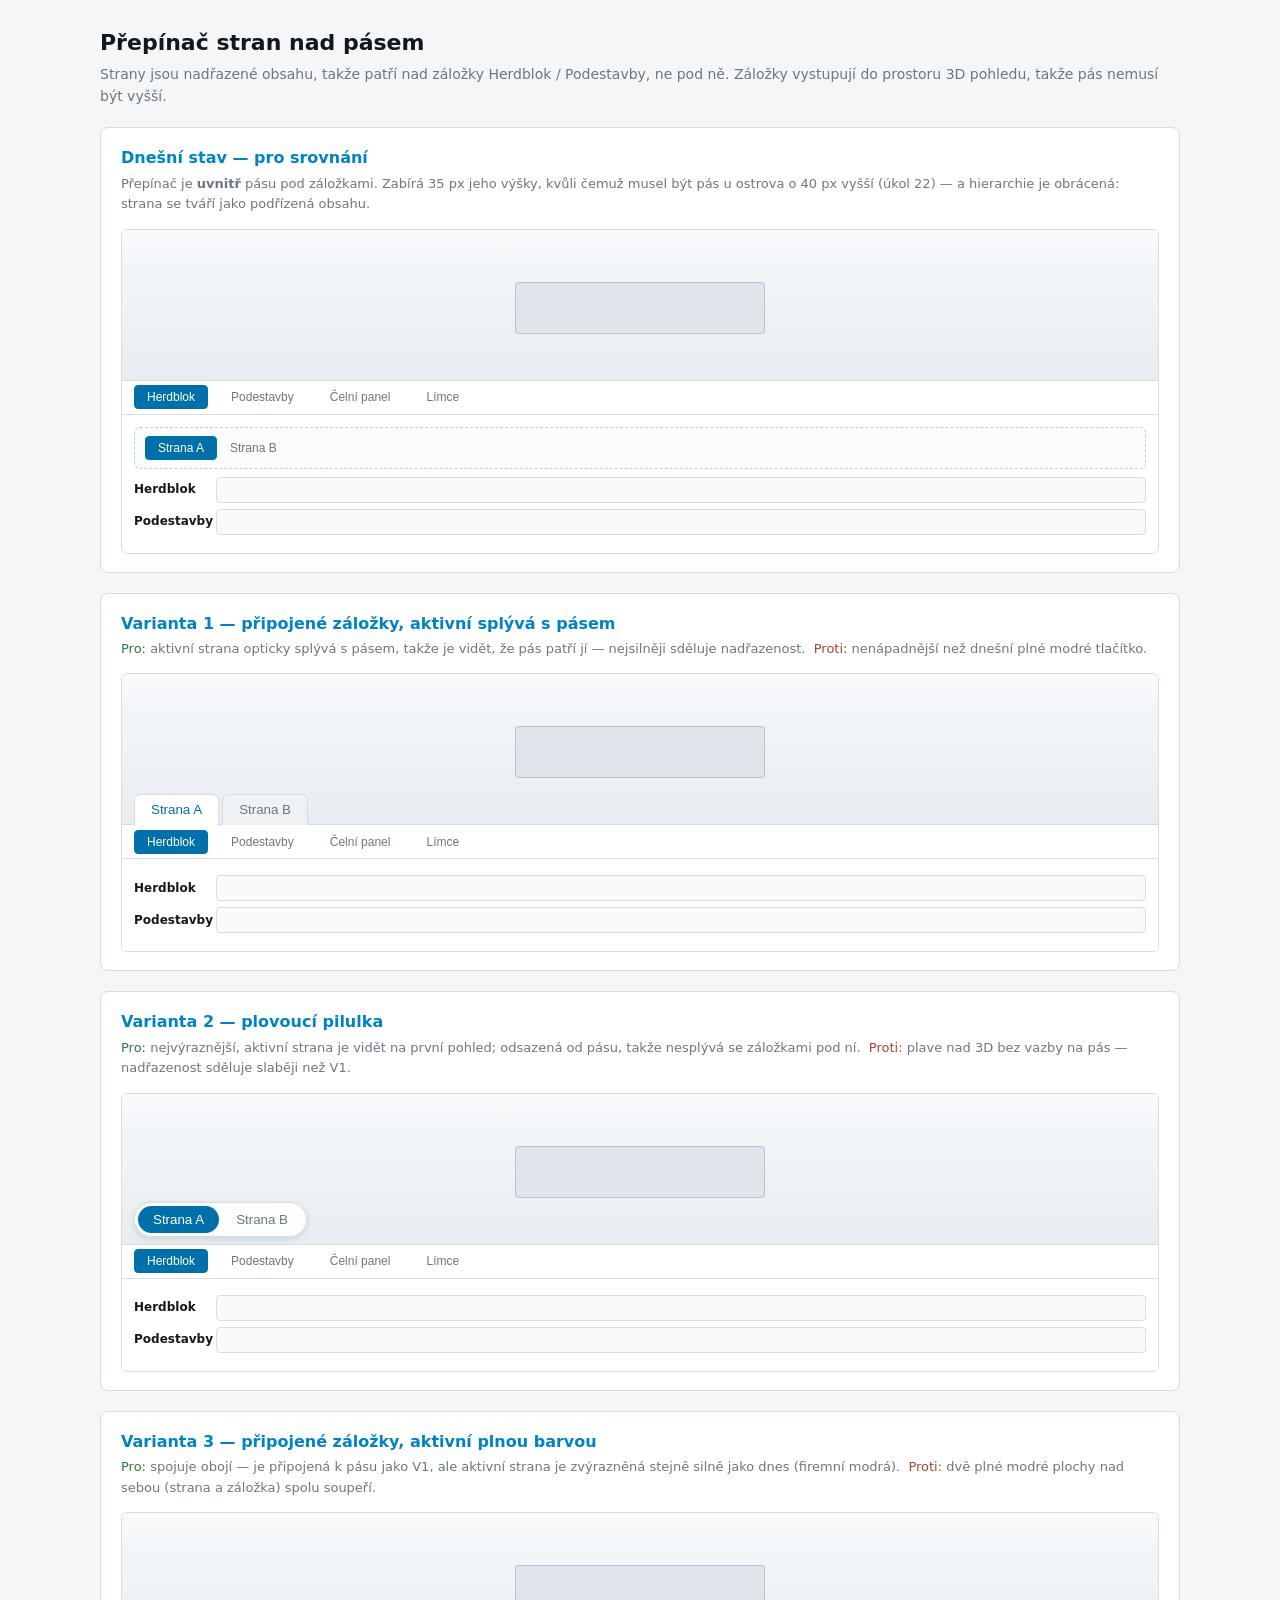
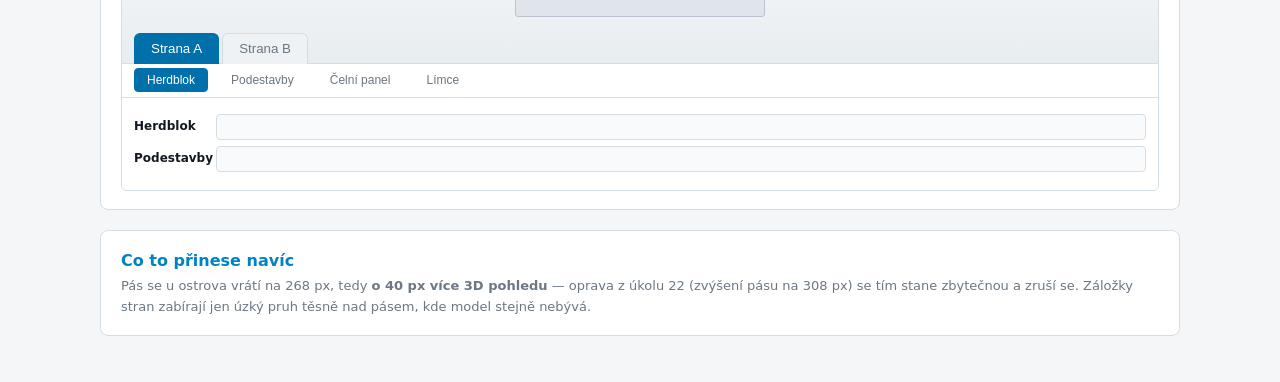
<file: mockup-prepinac-stran.html>
<!DOCTYPE html>
<html lang="cs">
<head>
<meta charset="utf-8">
<title>Mockup — přepínač stran nad pásem</title>
<style>
  :root{ --accent:#0083C6; --accent-dark:#0070ab; --border:#d5dde4; --muted:#6b7783; --panel:#fff; }
  *{box-sizing:border-box}
  body{margin:0;background:#f4f6f8;color:#111820;font:14px/1.55 "Segoe UI",system-ui,sans-serif;padding:26px}
  .wrap{max-width:1080px;margin:0 auto}
  h1{font-size:22px;margin:0 0 4px}
  h2{font-size:16px;margin:0 0 3px;color:var(--accent)}
  .sub{color:var(--muted);margin:0 0 20px}
  .card{background:#fff;border:1px solid var(--border);border-radius:8px;padding:18px 20px;margin-bottom:20px}
  .why{color:var(--muted);font-size:13px;margin:2px 0 14px}
  .plus{color:#2b7a3d}.minus{color:#a3462f}

  .app{border:1px solid var(--border);border-radius:6px;overflow:hidden;background:#fff}
  .viewport{height:150px;background:linear-gradient(#f7f9fb,#e8edf1);position:relative}
  .blok{position:absolute;left:50%;top:52%;transform:translate(-50%,-50%);
        width:250px;height:52px;background:#dfe5ea;border:1px solid #b9c4cd;border-radius:3px}
  .strip{position:relative;border-top:1px solid var(--border);background:var(--panel)}
  .strip-head{display:flex;align-items:center;gap:10px;padding:0 12px;height:34px;
              border-bottom:1px solid var(--border)}
  .strip-tab{padding:4px 12px;font-size:12px;color:var(--muted);background:none;
             border:1px solid transparent;border-radius:4px;cursor:pointer}
  .strip-tab.active{color:#fff;background:var(--accent-dark);border-color:var(--accent-dark)}
  .rows{padding:10px 12px 12px;font-size:12px;color:var(--muted)}
  .row{display:flex;align-items:center;gap:8px;margin:6px 0}
  .row b{width:74px;font-weight:600;color:#111820}
  .tile{flex:1;height:26px;border:1px solid var(--border);border-radius:4px;background:#f8fafb}

  .sides-v1{position:absolute;bottom:100%;left:12px;display:flex;gap:3px}
  .sides-v1 button{font:600 12px/1 inherit;padding:7px 16px 8px;border:1px solid var(--border);
    border-bottom:none;border-radius:6px 6px 0 0;background:#eef2f5;color:var(--muted);cursor:pointer}
  .sides-v1 button.active{background:var(--panel);color:var(--accent-dark);margin-bottom:-1px;padding-bottom:9px}

  .sides-v2{position:absolute;bottom:calc(100% + 8px);left:12px;display:flex;gap:2px;
    background:rgba(255,255,255,.92);border:1px solid var(--border);border-radius:999px;
    padding:3px;box-shadow:0 2px 6px rgba(17,24,32,.13)}
  .sides-v2 button{font:600 12px/1 inherit;padding:6px 15px;border:none;border-radius:999px;
    background:none;color:var(--muted);cursor:pointer}
  .sides-v2 button.active{background:var(--accent-dark);color:#fff}

  .sides-v3{position:absolute;bottom:100%;left:12px;display:flex;align-items:flex-end;gap:3px}
  .sides-v3 button{font:600 12px/1 inherit;padding:7px 16px 8px;border:1px solid var(--border);
    border-bottom:none;border-radius:6px 6px 0 0;background:#eef2f5;color:var(--muted);cursor:pointer}
  .sides-v3 button.active{background:var(--accent-dark);border-color:var(--accent-dark);color:#fff}

  .dnes{border:1px dashed #c3ccd4;border-radius:6px;padding:8px 10px;background:#fbfcfd;margin:2px 0 8px}
</style>
</head>
<body>
<div class="wrap">
<h1>Přepínač stran nad pásem</h1>
<p class="sub">Strany jsou nadřazené obsahu, takže patří nad záložky Herdblok / Podestavby, ne pod ně.
Záložky vystupují do prostoru 3D pohledu, takže pás nemusí být vyšší.</p>

<div class="card">
<h2>Dnešní stav — pro srovnání</h2>
<p class="why">Přepínač je <b>uvnitř</b> pásu pod záložkami. Zabírá 35 px jeho výšky, kvůli čemuž
musel být pás u ostrova o 40 px vyšší (úkol 22) — a hierarchie je obrácená: strana se tváří
jako podřízená obsahu.</p>
<div class="app">
  <div class="viewport"><div class="blok"></div></div>
  <div class="strip">
    <div class="strip-head">
      <button class="strip-tab active">Herdblok</button><button class="strip-tab">Podestavby</button>
      <button class="strip-tab">Čelní panel</button><button class="strip-tab">Límce</button>
    </div>
    <div class="rows">
      <div class="dnes">
        <button class="strip-tab active">Strana A</button><button class="strip-tab">Strana B</button>
      </div>
      <div class="row"><b>Herdblok</b><div class="tile"></div></div>
      <div class="row"><b>Podestavby</b><div class="tile"></div></div>
    </div>
  </div>
</div>
</div>

<div class="card">
<h2>Varianta 1 — připojené záložky, aktivní splývá s pásem</h2>
<p class="why"><span class="plus">Pro:</span> aktivní strana opticky splývá s pásem, takže je vidět,
že pás patří jí — nejsilněji sděluje nadřazenost.
&nbsp;<span class="minus">Proti:</span> nenápadnější než dnešní plné modré tlačítko.</p>
<div class="app">
  <div class="viewport"><div class="blok"></div></div>
  <div class="strip">
    <div class="sides-v1"><button class="active">Strana A</button><button>Strana B</button></div>
    <div class="strip-head">
      <button class="strip-tab active">Herdblok</button><button class="strip-tab">Podestavby</button>
      <button class="strip-tab">Čelní panel</button><button class="strip-tab">Límce</button>
    </div>
    <div class="rows">
      <div class="row"><b>Herdblok</b><div class="tile"></div></div>
      <div class="row"><b>Podestavby</b><div class="tile"></div></div>
    </div>
  </div>
</div>
</div>

<div class="card">
<h2>Varianta 2 — plovoucí pilulka</h2>
<p class="why"><span class="plus">Pro:</span> nejvýraznější, aktivní strana je vidět na první pohled;
odsazená od pásu, takže nesplývá se záložkami pod ní.
&nbsp;<span class="minus">Proti:</span> plave nad 3D bez vazby na pás — nadřazenost sděluje slaběji než V1.</p>
<div class="app">
  <div class="viewport"><div class="blok"></div></div>
  <div class="strip">
    <div class="sides-v2"><button class="active">Strana A</button><button>Strana B</button></div>
    <div class="strip-head">
      <button class="strip-tab active">Herdblok</button><button class="strip-tab">Podestavby</button>
      <button class="strip-tab">Čelní panel</button><button class="strip-tab">Límce</button>
    </div>
    <div class="rows">
      <div class="row"><b>Herdblok</b><div class="tile"></div></div>
      <div class="row"><b>Podestavby</b><div class="tile"></div></div>
    </div>
  </div>
</div>
</div>

<div class="card">
<h2>Varianta 3 — připojené záložky, aktivní plnou barvou</h2>
<p class="why"><span class="plus">Pro:</span> spojuje obojí — je připojená k pásu jako V1, ale aktivní
strana je zvýrazněná stejně silně jako dnes (firemní modrá).
&nbsp;<span class="minus">Proti:</span> dvě plné modré plochy nad sebou (strana a záložka) spolu soupeří.</p>
<div class="app">
  <div class="viewport"><div class="blok"></div></div>
  <div class="strip">
    <div class="sides-v3"><button class="active">Strana A</button><button>Strana B</button></div>
    <div class="strip-head">
      <button class="strip-tab active">Herdblok</button><button class="strip-tab">Podestavby</button>
      <button class="strip-tab">Čelní panel</button><button class="strip-tab">Límce</button>
    </div>
    <div class="rows">
      <div class="row"><b>Herdblok</b><div class="tile"></div></div>
      <div class="row"><b>Podestavby</b><div class="tile"></div></div>
    </div>
  </div>
</div>
</div>

<div class="card">
<h2>Co to přinese navíc</h2>
<p class="why" style="margin:0">Pás se u ostrova vrátí na 268 px, tedy <b>o 40 px více 3D pohledu</b> —
oprava z úkolu 22 (zvýšení pásu na 308 px) se tím stane zbytečnou a zruší se. Záložky stran zabírají
jen úzký pruh těsně nad pásem, kde model stejně nebývá.</p>
</div>

</div>
</body>
</html>
</file>
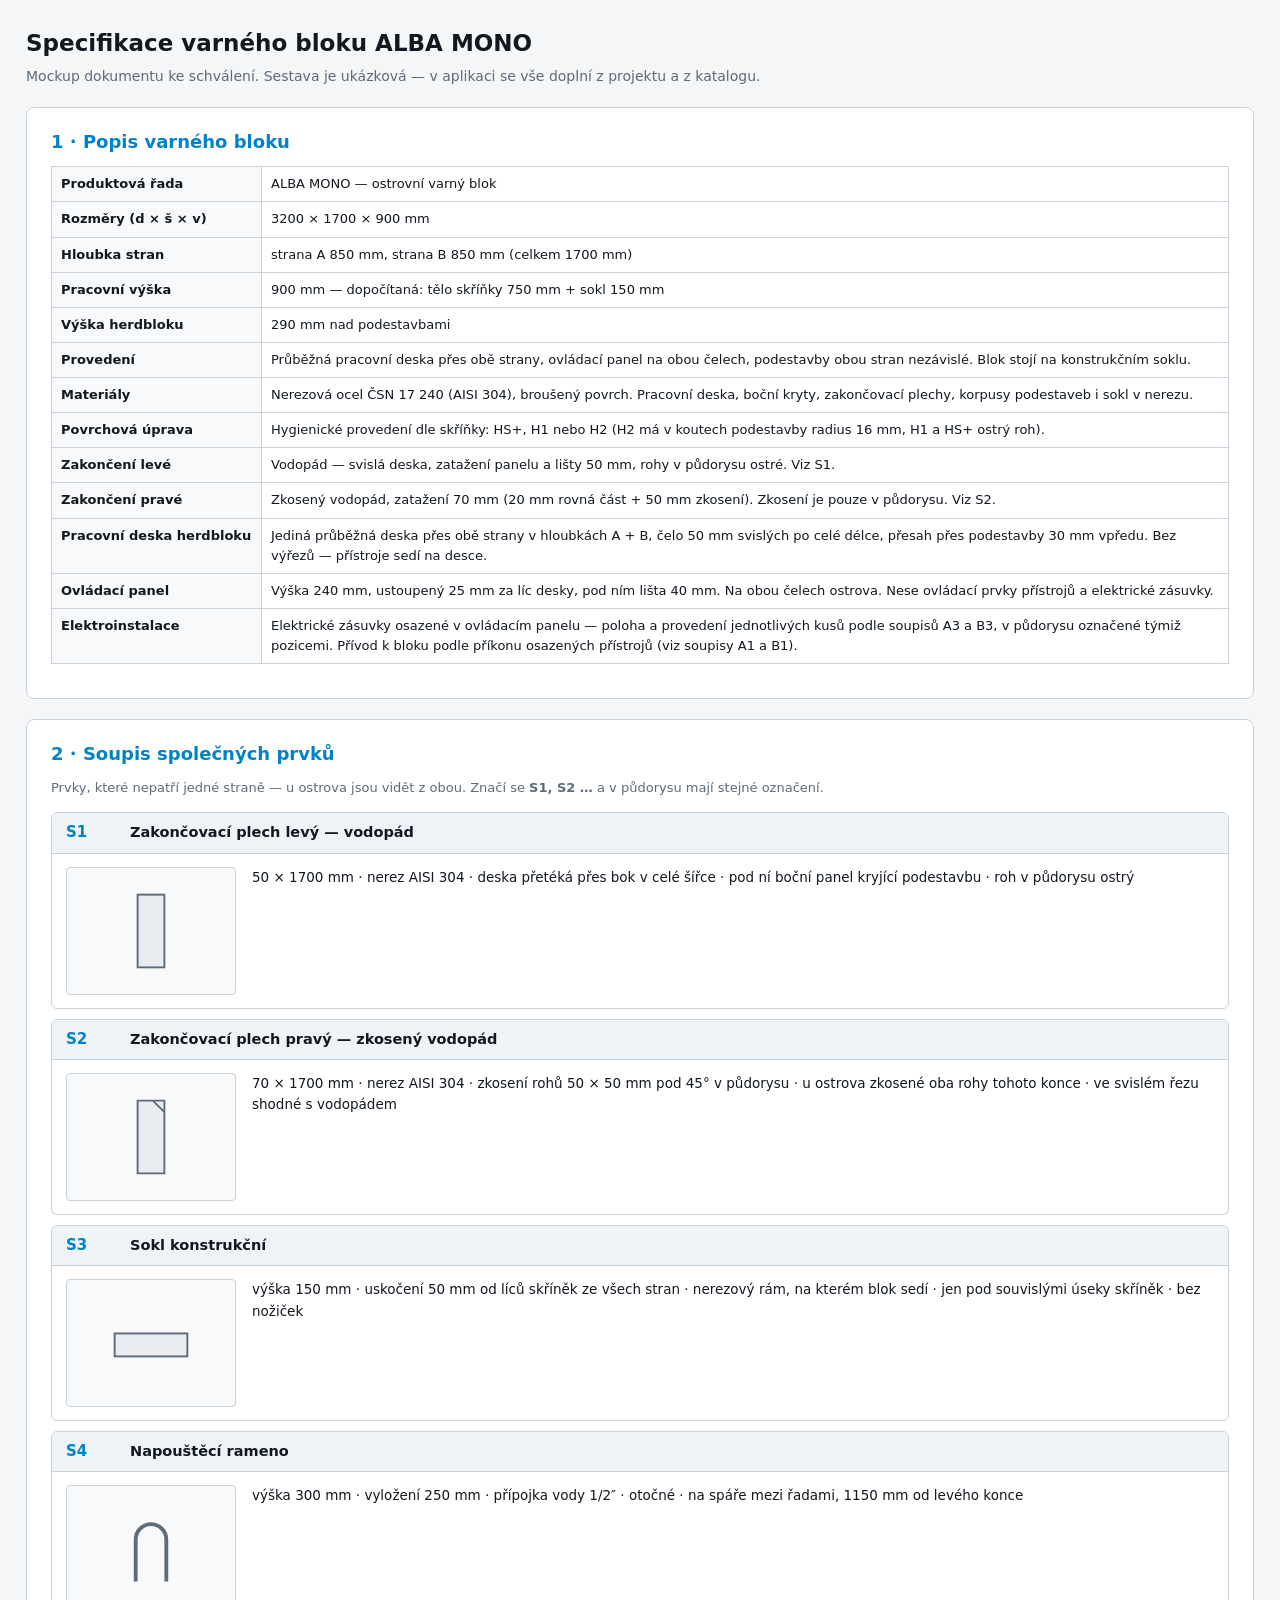
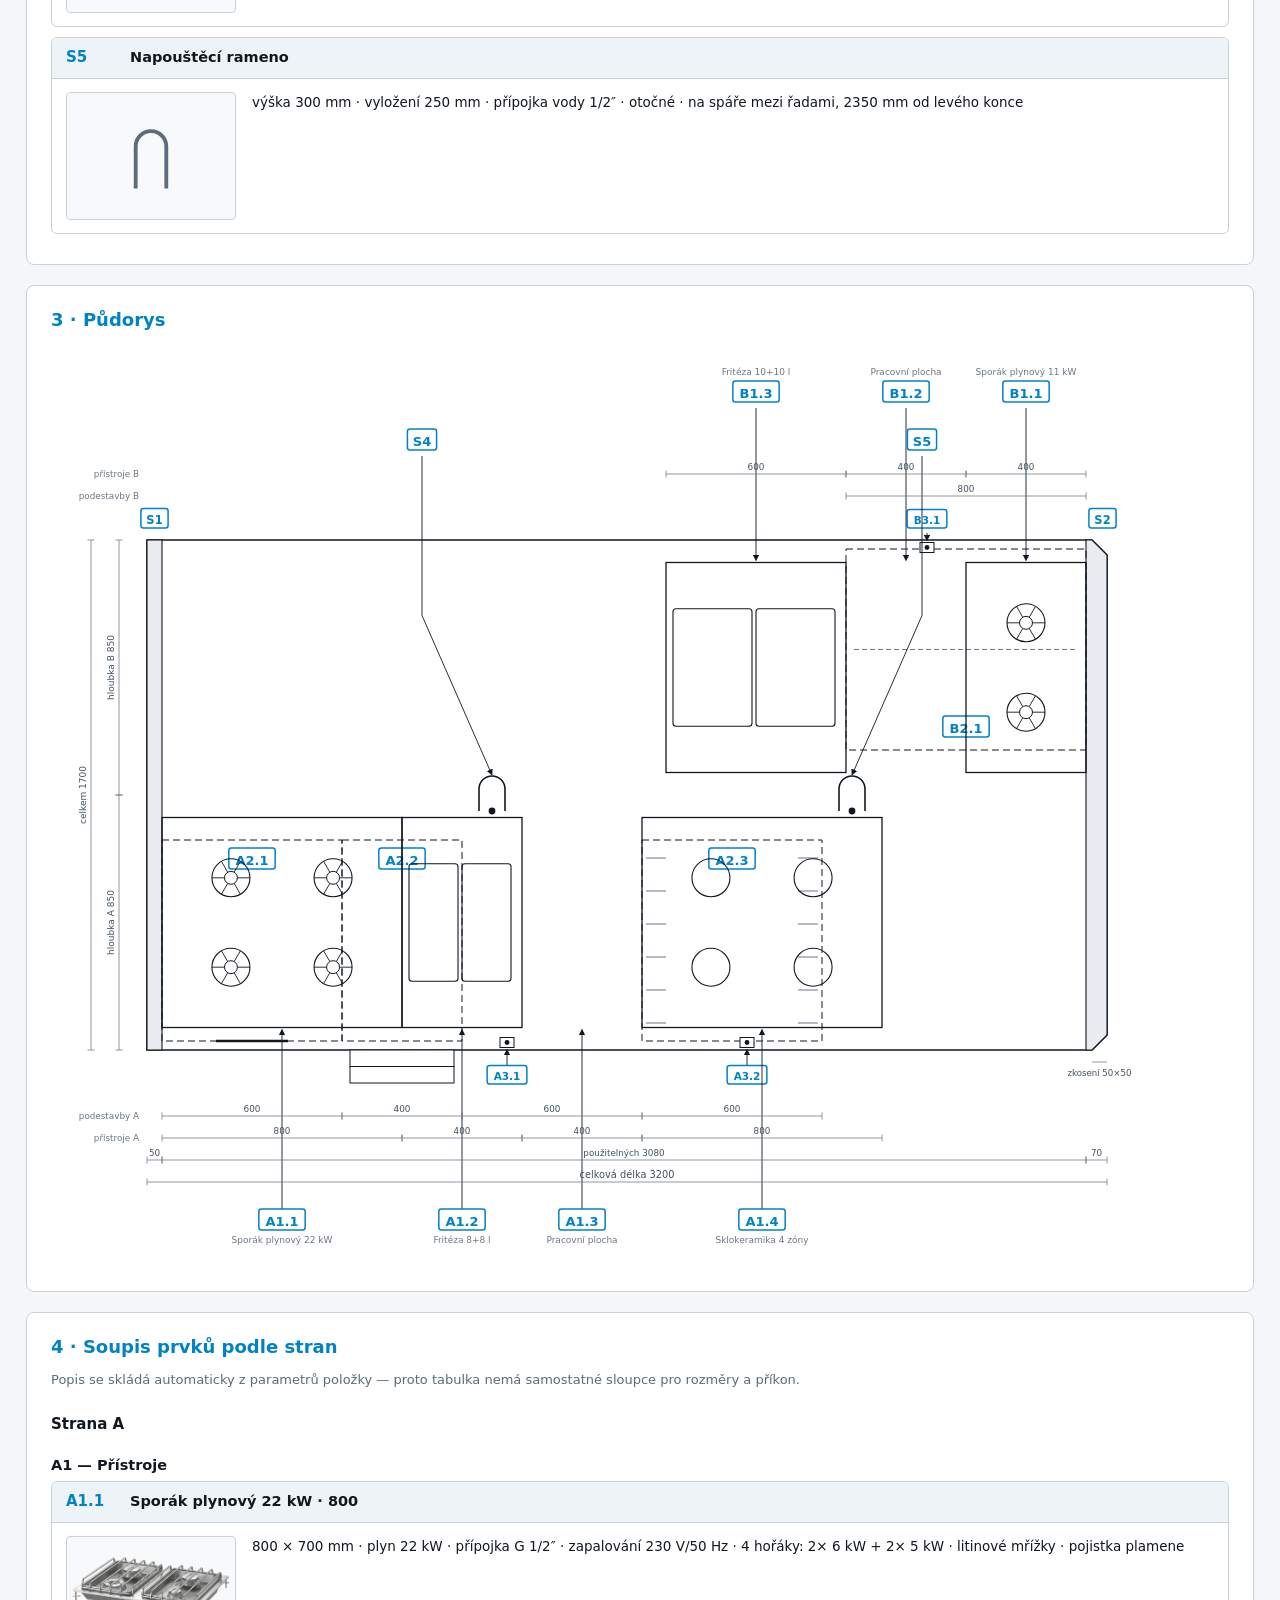
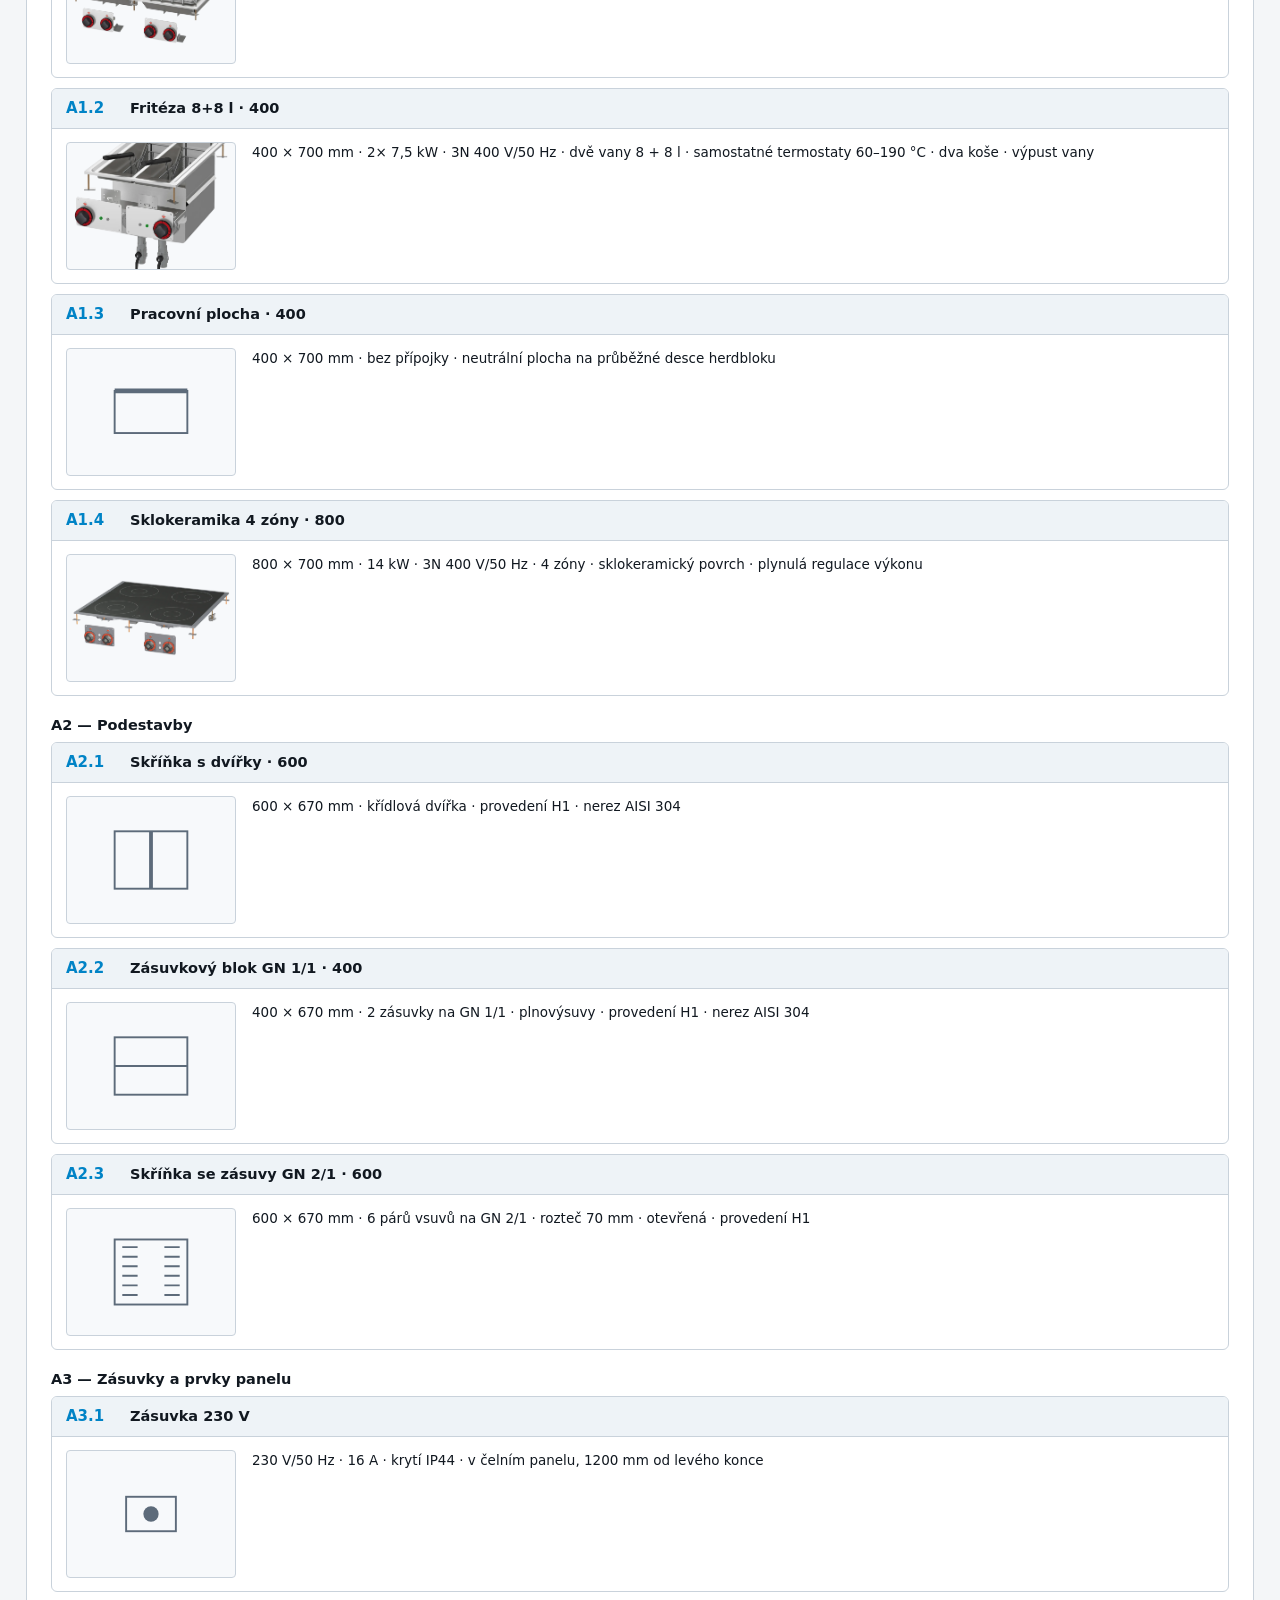
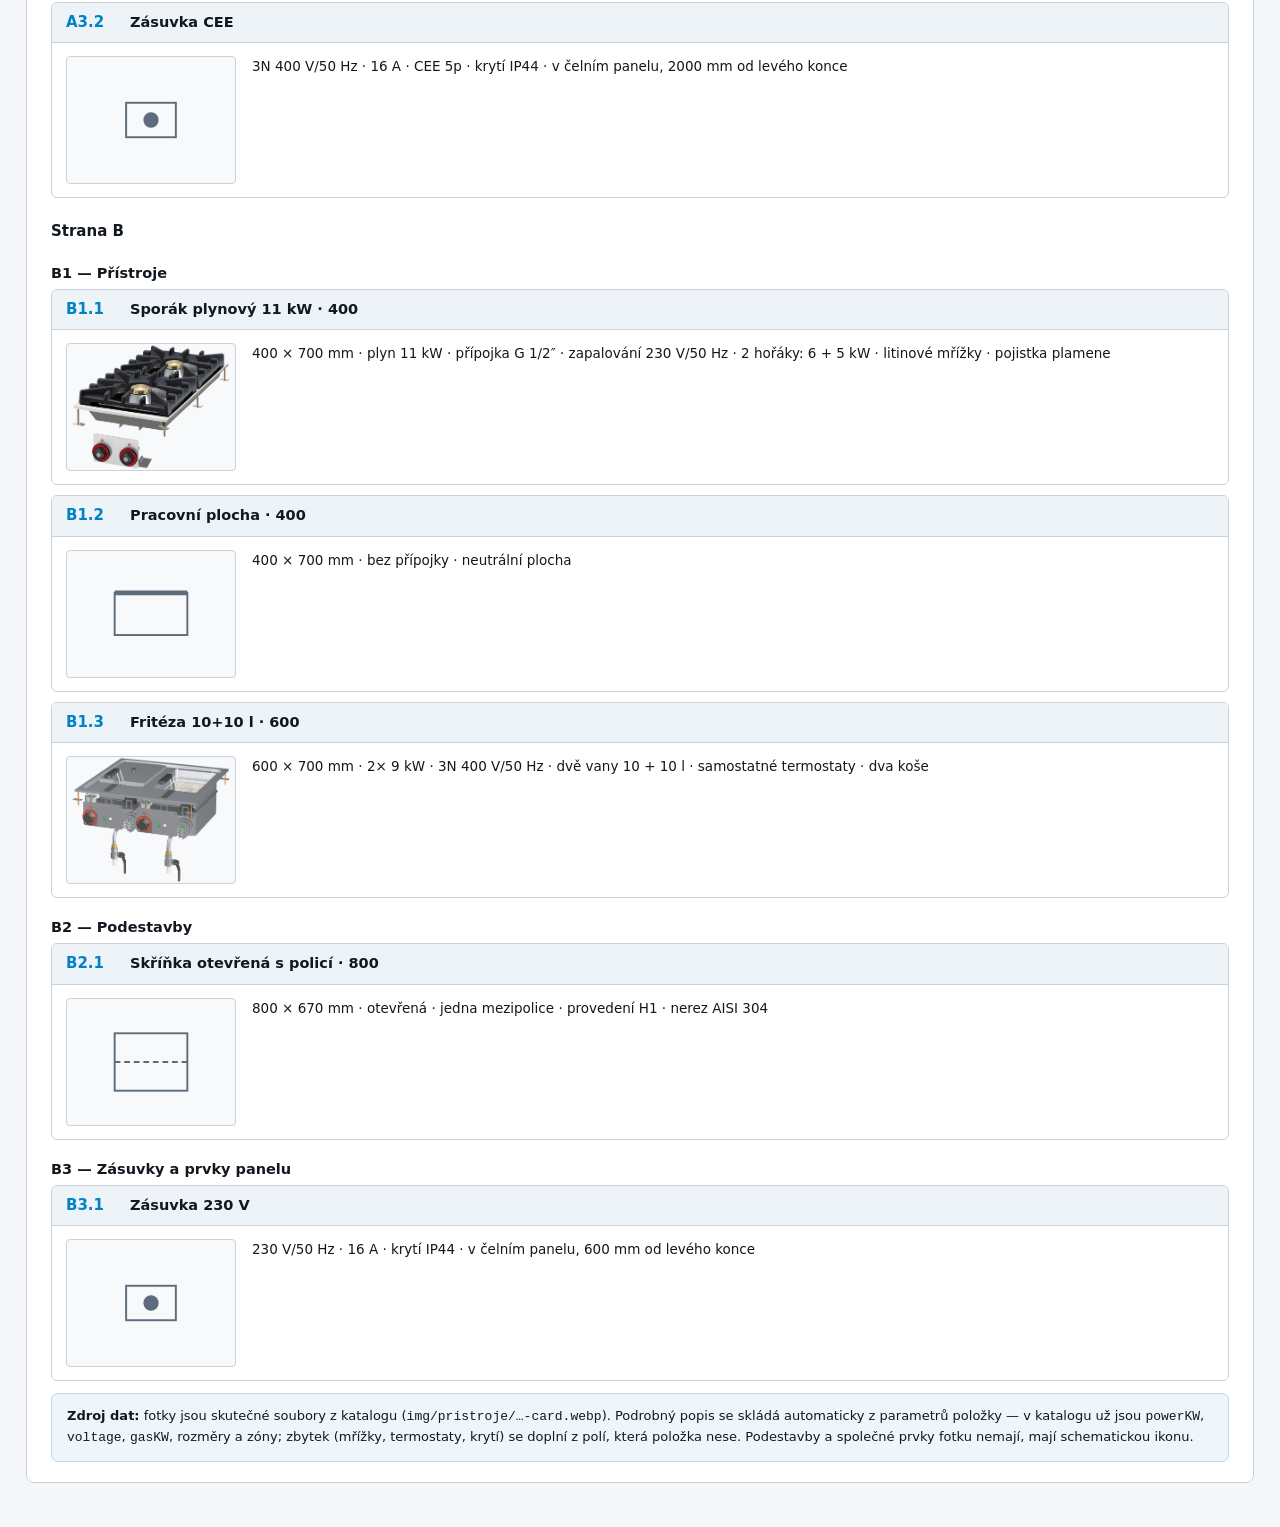
<file: mockup-pudorys-mono.html>
<!DOCTYPE html>
<html lang="cs">
<head>
<meta charset="utf-8">
<title>Mockup — specifikace varného bloku ALBA MONO</title>
<style>
  :root{ --alba:#0083C6; --ink:#111820; --mut:#5d6b7a; --line:#c9d2db; --bg:#f4f6f8; }
  *{box-sizing:border-box}
  body{margin:0;background:var(--bg);color:var(--ink);
       font:14px/1.55 "Segoe UI",system-ui,sans-serif;padding:26px}
  .wrap{max-width:1320px;margin:0 auto}
  h1{font-size:23px;margin:0 0 4px}
  h2{font-size:18px;margin:0 0 10px;color:var(--alba)}
  h3{font-size:14.5px;margin:18px 0 5px}
  h4{font-size:15px;margin:22px 0 2px}
  .sub{color:var(--mut);margin:0 0 20px}
  .card{background:#fff;border:1px solid var(--line);border-radius:8px;padding:20px 24px;margin-bottom:20px}
  .why{color:var(--mut);font-size:13px;margin:2px 0 14px}
  table{border-collapse:collapse;width:100%;font-size:13px;margin:5px 0 14px}
  th,td{border:1px solid var(--line);padding:7px 9px;text-align:left;vertical-align:top}
  th{background:#eef3f7;font-weight:600}
  /* soupis: karta na položku — bez hlavičky sloupců, v záhlaví pozice a název,
     pod tím větší fotka vedle popisu */
  .polozka{border:1px solid var(--line);border-radius:6px;margin:0 0 10px;overflow:hidden;
           background:#fff;break-inside:avoid}
  .polozka .hl{background:#eef3f7;border-bottom:1px solid var(--line);
               padding:8px 14px;display:flex;gap:12px;align-items:baseline}
  .polozka .hl .poz{color:var(--alba);font-weight:800;font-variant-numeric:tabular-nums;
                    font-size:15px;min-width:52px}
  .polozka .hl .nz{font-weight:600;font-size:14.5px}
  .polozka .telo{display:flex;gap:16px;padding:13px 14px;align-items:flex-start}
  .polozka .foto img,.polozka .foto .ikona{width:170px;height:128px;border:1px solid var(--line);
           border-radius:4px;display:block;object-fit:cover;background:#f7f9fb}
  .polozka .foto .ikona{display:flex;align-items:center;justify-content:center}
  .polozka .popis{flex:1;font-size:13.5px;line-height:1.6}
  @media (max-width:640px){ .polozka .telo{flex-direction:column} }
  table.popis td:first-child{width:210px;font-weight:600;background:#f7f9fb}
  .q{background:#eef6fb;border:1px solid #b9dbef;border-radius:7px;padding:12px 15px;font-size:13px;margin-top:12px}
  .vp{overflow-x:auto;background:#fff;padding:6px 0}
  svg{display:block}
</style>
</head>
<body>
<div class="wrap">

<h1>Specifikace varného bloku ALBA MONO</h1>
<p class="sub">Mockup dokumentu ke schválení. Sestava je ukázková — v aplikaci se vše doplní
z projektu a z katalogu.</p>

<div class="card">
<h2>1 · Popis varného bloku</h2>
<table class="popis" id="popis"></table>
</div>

<div class="card">
<h2>2 · Soupis společných prvků</h2>
<p class="why">Prvky, které nepatří jedné straně — u ostrova jsou vidět z obou.
Značí se <b>S1, S2 …</b> a v půdorysu mají stejné označení.</p>
<div id="spol"></div>
</div>

<div class="card">
<h2>3 · Půdorys</h2>
<div class="vp"><svg id="dwg"></svg></div>
</div>

<div class="card">
<h2>4 · Soupis prvků podle stran</h2>
<p class="why">Popis se skládá automaticky z parametrů položky — proto tabulka nemá
samostatné sloupce pro rozměry a příkon.</p>
<div id="lists"></div>
<div class="q" id="q"></div>
</div>

<script>
/* ===================== měřítko ===================== */
const S = 0.30;
const L = 3200, DA = 850, DB = 850, TOT = DA + DB;
const IN_L = 50, IN_R = 70, CH = 50;
const END_L = 'plate', END_R = 'chamfer';
const PAD_T = 190, PAD_B = 215, PAD_L = 96, PAD_R = 74;
const px = v => v * S, X = mm => px(mm), Y = z => px(TOT - z);
const NS = 'http://www.w3.org/2000/svg';
const el = (n, a = {}) => { const e = document.createElementNS(NS, n);
  for (const k in a) e.setAttribute(k, a[k]); return e; };
const txt = (g, x, y, s, o = {}) => { const t = el('text', {x, y, 'font-size':o.fs||10,
  fill:o.fill||'#111820', 'text-anchor':o.anchor||'middle', 'font-weight':o.fw||400});
  t.textContent = s; g.appendChild(t); return t; };
const IMG = 'img/pristroje/';

/* ===================== sestava =====================
   `p` = parametry položky. Podrobný popis se z nich SKLÁDÁ automaticky
   (spojením ' · '), proto tabulka nemá sloupce rozměry ani příkon.        */
const A_DEV = [
  {k:'A1.1', n:'Sporák plynový 22 kW · 800', x:50, w:800, d:700, fo:75, sym:'burners4',
   img:'al-pg22-800-g-card.webp',
   p:['800 × 700 mm','plyn 22 kW','přípojka G 1/2″','zapalování 230 V/50 Hz',
      '4 hořáky: 2× 6 kW + 2× 5 kW','litinové mřížky','pojistka plamene']},
  {k:'A1.2', n:'Fritéza 8+8 l · 400', x:850, w:400, d:700, fo:75, sym:'fryer2',
   img:'al-fr88-400-e-card.webp',
   p:['400 × 700 mm','2× 7,5 kW','3N 400 V/50 Hz','dvě vany 8 + 8 l',
      'samostatné termostaty 60–190 °C','dva koše','výpust vany']},
  {k:'A1.3', n:'Pracovní plocha · 400', x:1250, w:400, d:700, fo:75, sym:'plain', img:null, ico:'plain',
   p:['400 × 700 mm','bez přípojky','neutrální plocha na průběžné desce herdbloku']},
  {k:'A1.4', n:'Sklokeramika 4 zóny · 800', x:1650, w:800, d:700, fo:75, sym:'ceramic',
   img:'al-cer14-800-e-card.webp',
   p:['800 × 700 mm','14 kW','3N 400 V/50 Hz','4 zóny','sklokeramický povrch',
      'plynulá regulace výkonu']},
];
const A_CAB = [
  {k:'A2.1', n:'Skříňka s dvířky · 600', x:50, w:600, sym:'door', ico:'door',
   p:['600 × 670 mm','křídlová dvířka','provedení H1','nerez AISI 304']},
  {k:'A2.2', n:'Zásuvkový blok GN 1/1 · 400', x:650, w:400, sym:'drawers', drawers:2, ico:'drawers',
   p:['400 × 670 mm','2 zásuvky na GN 1/1','plnovýsuvy','provedení H1','nerez AISI 304']},
  {k:null, n:'volný prostor', x:1050, w:600, sym:'gap'},
  {k:'A2.3', n:'Skříňka se zásuvy GN 2/1 · 600', x:1650, w:600, sym:'runners', runners:6, ico:'runners',
   p:['600 × 670 mm','6 párů vsuvů na GN 2/1','rozteč 70 mm','otevřená','provedení H1']},
];
const B_DEV = [
  {k:'B1.1', n:'Sporák plynový 11 kW · 400', x:70, w:400, d:700, fo:75, sym:'burners2',
   img:'al-pg11-400-g-card.webp',
   p:['400 × 700 mm','plyn 11 kW','přípojka G 1/2″','zapalování 230 V/50 Hz',
      '2 hořáky: 6 + 5 kW','litinové mřížky','pojistka plamene']},
  {k:'B1.2', n:'Pracovní plocha · 400', x:470, w:400, d:700, fo:75, sym:'plain', img:null, ico:'plain',
   p:['400 × 700 mm','bez přípojky','neutrální plocha']},
  {k:'B1.3', n:'Fritéza 10+10 l · 600', x:870, w:600, d:700, fo:75, sym:'fryer2',
   img:'al-fr1010-600-e-card.webp',
   p:['600 × 700 mm','2× 9 kW','3N 400 V/50 Hz','dvě vany 10 + 10 l',
      'samostatné termostaty','dva koše']},
];
const B_CAB = [
  {k:'B2.1', n:'Skříňka otevřená s policí · 800', x:70, w:800, sym:'open', ico:'shelf',
   p:['800 × 670 mm','otevřená','jedna mezipolice','provedení H1','nerez AISI 304']},
];
const A_SOC = [
  {k:'A3.1', n:'Zásuvka 230 V', x:1200, ico:'socket',
   p:['230 V/50 Hz','16 A','krytí IP44','v čelním panelu, 1200 mm od levého konce']},
  {k:'A3.2', n:'Zásuvka CEE', x:2000, ico:'socket',
   p:['3N 400 V/50 Hz','16 A','CEE 5p','krytí IP44','v čelním panelu, 2000 mm od levého konce']},
];
const B_SOC = [
  {k:'B3.1', n:'Zásuvka 230 V', x:600, ico:'socket',
   p:['230 V/50 Hz','16 A','krytí IP44','v čelním panelu, 600 mm od levého konce']},
];
const ARMS = [{k:'S4', x:1150}, {k:'S5', x:2350}];
const SPOL = [
  {k:'S1', n:'Zakončovací plech levý — vodopád', ico:'end',
   p:['50 × 1700 mm','nerez AISI 304','deska přetéká přes bok v celé šířce',
      'pod ní boční panel kryjící podestavbu','roh v půdorysu ostrý']},
  {k:'S2', n:'Zakončovací plech pravý — zkosený vodopád', ico:'endch',
   p:['70 × 1700 mm','nerez AISI 304','zkosení rohů 50 × 50 mm pod 45° v půdorysu',
      'u ostrova zkosené oba rohy tohoto konce','ve svislém řezu shodné s vodopádem']},
  {k:'S3', n:'Sokl konstrukční', ico:'plinth',
   p:['výška 150 mm','uskočení 50 mm od líců skříněk ze všech stran',
      'nerezový rám, na kterém blok sedí','jen pod souvislými úseky skříněk','bez nožiček']},
  {k:'S4', n:'Napouštěcí rameno', ico:'arm',
   p:['výška 300 mm','vyložení 250 mm','přípojka vody 1/2″','otočné',
      'na spáře mezi řadami, 1150 mm od levého konce']},
  {k:'S5', n:'Napouštěcí rameno', ico:'arm',
   p:['výška 300 mm','vyložení 250 mm','přípojka vody 1/2″','otočné',
      'na spáře mezi řadami, 2350 mm od levého konce']},
];
const POPIS = [
  ['Produktová řada', 'ALBA MONO — ostrovní varný blok'],
  ['Rozměry (d × š × v)', `${L} × ${TOT} × 900 mm`],
  ['Hloubka stran', `strana A ${DA} mm, strana B ${DB} mm (celkem ${TOT} mm)`],
  ['Pracovní výška', '900 mm — dopočítaná: tělo skříňky 750 mm + sokl 150 mm'],
  ['Výška herdbloku', '290 mm nad podestavbami'],
  ['Provedení', 'Průběžná pracovní deska přes obě strany, ovládací panel na obou čelech, '
    + 'podestavby obou stran nezávislé. Blok stojí na konstrukčním soklu.'],
  ['Materiály', 'Nerezová ocel ČSN 17 240 (AISI 304), broušený povrch. Pracovní deska, '
    + 'boční kryty, zakončovací plechy, korpusy podestaveb i sokl v nerezu.'],
  ['Povrchová úprava', 'Hygienické provedení dle skříňky: HS+, H1 nebo H2 '
    + '(H2 má v koutech podestavby radius 16 mm, H1 a HS+ ostrý roh).'],
  ['Zakončení levé', 'Vodopád — svislá deska, zatažení panelu a lišty 50 mm, '
    + 'rohy v půdorysu ostré. Viz S1.'],
  ['Zakončení pravé', 'Zkosený vodopád, zatažení 70 mm (20 mm rovná část + 50 mm zkosení). '
    + 'Zkosení je pouze v půdorysu. Viz S2.'],
  ['Pracovní deska herdbloku', 'Jediná průběžná deska přes obě strany v hloubkách A + B, '
    + 'čelo 50 mm svislých po celé délce, přesah přes podestavby 30 mm vpředu. '
    + 'Bez výřezů — přístroje sedí na desce.'],
  ['Ovládací panel', 'Výška 240 mm, ustoupený 25 mm za líc desky, pod ním lišta 40 mm. '
    + 'Na obou čelech ostrova. Nese ovládací prvky přístrojů a elektrické zásuvky.'],
  ['Elektroinstalace', 'Elektrické zásuvky osazené v ovládacím panelu — poloha a provedení '
    + 'jednotlivých kusů podle soupisů A3 a B3, v půdorysu označené týmiž pozicemi. '
    + 'Přívod k bloku podle příkonu osazených přístrojů (viz soupisy A1 a B1).'],
];

/* ===================== kresba ===================== */
const mirror = it => ({...it, x: L - it.x - it.w});
const mirrorPt = x => L - x;
const zr = (side, from, size) => side === 'A' ? [from, from + size] : [1700 - from - size, 1700 - from];

const svg = document.getElementById('dwg');
const W = X(L) + PAD_L + PAD_R, H = Y(0) + PAD_T + PAD_B;
svg.setAttribute('viewBox', `0 0 ${W} ${H}`); svg.setAttribute('width', W);
svg.appendChild(el('rect', {x:0, y:0, width:W, height:H, fill:'#fff'}));
const defs = el('defs'); svg.appendChild(defs);
defs.innerHTML = `<marker id="ar" viewBox="0 0 10 10" refX="9" refY="5" markerWidth="7"
  markerHeight="7" orient="auto-start-reverse"><path d="M0 0 L10 5 L0 10 z" fill="#111820"/></marker>`;
const R = el('g', {transform:`translate(${PAD_L},${PAD_T})`}); svg.appendChild(R);
const INK = '#111820', THIN = '#6b7783';

const lc = END_L === 'chamfer', rc = END_R === 'chamfer';
const outline = [];
outline.push(lc ? [CH, 0] : [0, 0]);
outline.push(rc ? [L - CH, 0] : [L, 0]);
if (rc) outline.push([L, CH]);
outline.push(rc ? [L, TOT - CH] : [L, TOT]);
if (rc) outline.push([L - CH, TOT]);
outline.push(lc ? [CH, TOT] : [0, TOT]);
if (lc) { outline.push([0, TOT - CH]); outline.push([0, CH]); }
R.appendChild(el('polygon', {points: outline.map(([x,z]) => `${X(x)},${Y(z)}`).join(' '),
  fill:'none', stroke:INK, 'stroke-width':1.7}));
R.appendChild(el('rect', {x:0, y:0, width:X(IN_L), height:Y(0), fill:'#e8ecf0', stroke:INK, 'stroke-width':1.1}));
R.appendChild(el('polygon', {points:[[L-IN_R,0],[L-CH,0],[L,CH],[L,TOT-CH],[L-CH,TOT],[L-IN_R,TOT]]
  .map(([x,z]) => `${X(x)},${Y(z)}`).join(' '), fill:'#e8ecf0', stroke:INK, 'stroke-width':1.1}));

function tag(cx, cy, key, o = {}){
  const fs = o.fs || 13, w = key.length * fs * 0.66 + 12, h = fs + 8;
  R.appendChild(el('rect', {x:cx - w/2, y:cy - h + 4, width:w, height:h, rx:2.5,
    fill:'#fff', stroke:'#0083C6', 'stroke-width':1.5}));
  txt(R, cx, cy, key, {fs, fw:800, fill:'#0083C6'});
}
function drawCab(side, it){
  if (it.sym === 'gap') return;
  const [z1, z2] = zr(side, 30, 670);
  const x = X(it.x), w = X(it.w), y = Y(z2), h = Y(z1) - Y(z2);
  R.appendChild(el('rect', {x, y, width:w, height:h, fill:'none', stroke:INK,
    'stroke-width':1, 'stroke-dasharray':'7 4'}));
  if (it.sym === 'drawers'){
    // Zásuvky se kreslí VÝHRADNĚ PŘED lícem pracovní desky, tedy MIMO obrys
    // bloku — zásuvkový blok desku nesmí překrývat, vidět má být jen to, co je
    // vysunuté ven. Vztažná hrana je proto obrys bloku (z = 0 / TOT), ne líc
    // skříňky. Jedno čelo = jeden pruh, počet pruhů = počet zásuvek.
    const n = it.drawers, STEP = 55;
    const edge = side === 'A' ? 0 : TOT, sgn = side === 'A' ? -1 : 1;
    for (let i = 0; i < n; i++){
      const za = edge + sgn*(i*STEP), zb = edge + sgn*((i+1)*STEP);
      R.appendChild(el('rect', {x:x + 8, y:Math.min(Y(za), Y(zb)), width:w - 16,
        height:Math.abs(Y(zb) - Y(za)), fill:'#fff', stroke:INK, 'stroke-width':1}));
    }
  }
  if (it.sym === 'runners'){
    const n = it.runners, zA = z1 + 60, zB = z2 - 60;
    for (let i = 0; i < n; i++){ const z = zA + (zB - zA)*(i/(n-1));
      [[x+4, x+24],[x+w-24, x+w-4]].forEach(([a,b]) =>
        R.appendChild(el('line', {x1:a, y1:Y(z), x2:b, y2:Y(z), stroke:THIN, 'stroke-width':1}))); }
  }
  if (it.sym === 'open') R.appendChild(el('line', {x1:x+8, y1:Y((z1+z2)/2), x2:x+w-8, y2:Y((z1+z2)/2),
    stroke:THIN, 'stroke-width':1, 'stroke-dasharray':'5 3'}));
  if (it.sym === 'door'){ const zf = side === 'A' ? z1 : z2;
    R.appendChild(el('line', {x1:x+w*0.30, y1:Y(zf), x2:x+w*0.70, y2:Y(zf), stroke:INK, 'stroke-width':2.4})); }
  tag(x + w/2, Y(side === 'A' ? z2 - 70 : z1 + 70) + 4, it.k);
}
function drawDev(side, it){
  if (it.sym === 'plain') return;
  const [z1, z2] = zr(side, it.fo, it.d);
  const x = X(it.x), w = X(it.w), y = Y(z2), h = Y(z1) - Y(z2);
  R.appendChild(el('rect', {x, y, width:w, height:h, fill:'none', stroke:INK, 'stroke-width':1.3}));
  const cx = x + w/2, cy = y + h/2;
  if (it.sym === 'burners4') burners(cx, cy, w, h, 2, 2, true);
  if (it.sym === 'burners2') burners(cx, cy, w, h, 1, 2, true);
  if (it.sym === 'ceramic')  burners(cx, cy, w, h, 2, 2, false);
  if (it.sym === 'fryer2')   fryer(x, y, w, h);
}
function burners(cx, cy, w, h, cols, rows, spokes){
  const r = Math.min(w/(cols*2.6), h/(rows*2.6), 19);
  for (let i = 0; i < cols; i++) for (let j = 0; j < rows; j++){
    const bx = cx + (i-(cols-1)/2)*(w/(cols+0.35)), by = cy + (j-(rows-1)/2)*(h/(rows+0.35));
    R.appendChild(el('circle', {cx:bx, cy:by, r, fill:'none', stroke:INK, 'stroke-width':1.1}));
    if (!spokes) continue;
    R.appendChild(el('circle', {cx:bx, cy:by, r:r*0.34, fill:'none', stroke:INK, 'stroke-width':1}));
    for (let a = 0; a < 6; a++){ const t = a*Math.PI/3;
      R.appendChild(el('line', {x1:bx+Math.cos(t)*r*0.34, y1:by+Math.sin(t)*r*0.34,
        x2:bx+Math.cos(t)*r, y2:by+Math.sin(t)*r, stroke:INK, 'stroke-width':.9})); }
  }
}
function fryer(x, y, w, h){
  for (let i = 0; i < 2; i++){ const vw = (w - 14)/2 - 4;
    R.appendChild(el('rect', {x:x + 7 + i*(vw + 4), y:y + h*0.22, width:vw, height:h*0.56,
      rx:3, fill:'none', stroke:INK, 'stroke-width':1.1})); }
}
function leader(labelX, labelY, tipX, tipY, key, name, up){
  const kneeY = up ? labelY + 10 : labelY - 10;
  R.appendChild(el('path', {d:`M ${labelX} ${kneeY} L ${labelX} ${(kneeY+tipY)/2} L ${tipX} ${tipY}`,
    fill:'none', stroke:INK, 'stroke-width':.9, 'marker-end':'url(#ar)'}));
  tag(labelX, labelY, key);
  // Název MUSÍ ležet MIMO rámeček pozice. Rámeček (viz tag) sahá od
  // labelY − fs − 4 do labelY + 4 — u odkazu mířícího nahoru se dřív název
  // kreslil na labelY − 15, tedy DOVNITŘ rámečku, a text se překrýval
  // s označením pozice. Odsazení se proto počítá z výšky rámečku, ne natvrdo.
  const TAG_FS = 13, above = labelY - TAG_FS - 4 - 6, below = labelY + 4 + 13;
  if (name) txt(R, labelX, up ? above : below, name, {fs:9, fill:THIN});
}
A_CAB.forEach(it => drawCab('A', it));
B_CAB.map(mirror).forEach(it => drawCab('B', it));
A_DEV.forEach(it => drawDev('A', it));
B_DEV.map(mirror).forEach(it => drawDev('B', it));
ARMS.forEach(a => { const x = X(a.x), y = Y(DA);
  R.appendChild(el('path', {d:`M ${x-13} ${y+16} L ${x-13} ${y-6} A 13 13 0 0 1 ${x+13} ${y-6} L ${x+13} ${y+16}`,
    fill:'none', stroke:INK, 'stroke-width':1.6}));
  R.appendChild(el('circle', {cx:x, cy:y+16, r:3.4, fill:INK})); });
[['A', A_SOC], ['B', B_SOC]].forEach(([side, list]) => list.forEach(s => {
  const x = X(side === 'A' ? s.x : mirrorPt(s.x)), y = side === 'A' ? Y(25) : Y(1675);
  R.appendChild(el('rect', {x:x-7, y:y-5, width:14, height:10, fill:'#fff', stroke:INK, 'stroke-width':1}));
  R.appendChild(el('circle', {cx:x, cy:y, r:2.4, fill:INK}));
  // Označení zásuvky — dřív měla v kresbě jen symbol bez popisu, takže nešlo
  // poznat, která je která. Krátká odkazová čára ven z bloku, značka menší
  // než u přístrojů (zásuvka je bodový prvek, ne plocha).
  const ly = side === 'A' ? Y(0) + 30 : -16;
  const knee = side === 'A' ? ly - 9 : ly + 9;
  R.appendChild(el('line', {x1:x, y1:knee, x2:x, y2:y + (side === 'A' ? 7 : -7),
    stroke:INK, 'stroke-width':.9, 'marker-end':'url(#ar)'}));
  tag(x, ly, s.k, {fs:10.5});
}));
A_DEV.forEach(it => { const [z1] = zr('A', it.fo, it.d);
  leader(X(it.x + it.w/2), Y(0) + 176, X(it.x + it.w/2), Y(z1) + 2, it.k, it.n.split(' · ')[0], false); });
B_DEV.map(mirror).forEach(it => { const [, z2] = zr('B', it.fo, it.d);
  leader(X(it.x + it.w/2), -142, X(it.x + it.w/2), Y(z2) - 2, it.k, it.n.split(' · ')[0], true); });
ARMS.forEach((a, i) => leader(X(a.x) + (i ? 70 : -70), -94, X(a.x), Y(DA) - 20, a.k, '', true));
tag(X(IN_L/2), Y(TOT) - 16, 'S1', {fs:11.5});
tag(X(L - IN_R/2) + 6, Y(TOT) - 16, 'S2', {fs:11.5});

function dim(x1, x2, y, label, small){
  const a = X(x1), b = X(x2);
  R.appendChild(el('line', {x1:a, y1:y, x2:b, y2:y, stroke:THIN, 'stroke-width':.75}));
  [a,b].forEach(x => R.appendChild(el('line', {x1:x, y1:y-3.5, x2:x, y2:y+3.5, stroke:THIN, 'stroke-width':.75})));
  txt(R, (a+b)/2, y - 4, label, {fs: small ? 8.8 : 9.8, fill:'#41505f'});
}
function vdim(z1, z2, x, label){
  const a = Y(z1), b = Y(z2);
  R.appendChild(el('line', {x1:x, y1:a, x2:x, y2:b, stroke:THIN, 'stroke-width':.75}));
  [a,b].forEach(y => R.appendChild(el('line', {x1:x-3.5, y1:y, x2:x+3.5, y2:y, stroke:THIN, 'stroke-width':.75})));
  const t = txt(R, x-5, (a+b)/2, label, {fs:9, fill:'#41505f'});
  t.setAttribute('transform', `rotate(-90 ${x-5} ${(a+b)/2})`);
}
/* --- kóty STRANY A: pod blokem, pod povysunutými zásuvkami -------------- */
const chain = (items, y, popis) => {
  items.forEach(it => { if (X(it.w) > 34) dim(it.x, it.x + it.w, y, `${it.w}`, true); });
  txt(R, -8, y + 3, popis, {fs:8.8, fill:THIN, anchor:'end'});
};
let yd = Y(0) + 66;
chain(A_CAB, yd, 'podestavby A');
yd += 22; chain(A_DEV, yd, 'přístroje A');
yd += 22;
dim(0, IN_L, yd, `${IN_L}`, true); dim(L - IN_R, L, yd, `${IN_R}`, true);
dim(IN_L, L - IN_R, yd, `použitelných ${L - IN_L - IN_R}`, true);
yd += 22; dim(0, L, yd, `celková délka ${L}`);

/* --- kóty STRANY B: nad blokem, v ZRCADLENÝCH polohách ------------------
   Dřív chyběly úplně — kótoval se jen řetězec strany A pod blokem, takže
   strana B neměla u sebe žádný rozměr. Polohy se berou z mirror(), tedy
   z týchž souřadnic, ve kterých je strana B nakreslená.                   */
chain(B_CAB.map(mirror), -44, 'podestavby B');
chain(B_DEV.map(mirror), -66, 'přístroje B');
vdim(0, DA, -28, `hloubka A ${DA}`); vdim(DA, TOT, -28, `hloubka B ${DB}`);
vdim(0, TOT, -56, `celkem ${TOT}`);
R.appendChild(el('line', {x1:X(L-CH), y1:Y(0)+12, x2:X(L), y2:Y(0)+12, stroke:THIN, 'stroke-width':.75}));
txt(R, X(L - CH/2), Y(0) + 26, `zkosení ${CH}×${CH}`, {fs:8.6, fill:'#41505f'});

/* ===================== tabulky ===================== */
const ICO = {
  door:'<rect x="6" y="8" width="38" height="30" fill="none" stroke="#5d6b7a"/><line x1="25" y1="8" x2="25" y2="38" stroke="#5d6b7a" stroke-width="2"/>',
  drawers:'<rect x="6" y="8" width="38" height="30" fill="none" stroke="#5d6b7a"/>'
    + '<line x1="6" y1="23" x2="44" y2="23" stroke="#5d6b7a"/>',
  runners:'<rect x="6" y="6" width="38" height="34" fill="none" stroke="#5d6b7a"/>' +
    [0,1,2,3,4,5].map(i=>`<line x1="10" y1="${10+i*5}" x2="18" y2="${10+i*5}" stroke="#5d6b7a"/><line x1="32" y1="${10+i*5}" x2="40" y2="${10+i*5}" stroke="#5d6b7a"/>`).join(''),
  shelf:'<rect x="6" y="8" width="38" height="30" fill="none" stroke="#5d6b7a"/><line x1="6" y1="23" x2="44" y2="23" stroke="#5d6b7a" stroke-dasharray="3 2"/>',
  socket:'<rect x="12" y="14" width="26" height="18" fill="none" stroke="#5d6b7a"/><circle cx="25" cy="23" r="4" fill="#5d6b7a"/>',
  plain:'<rect x="6" y="12" width="38" height="22" fill="none" stroke="#5d6b7a"/><line x1="6" y1="12" x2="44" y2="12" stroke="#5d6b7a" stroke-width="2.5"/>',
  end:'<rect x="18" y="4" width="14" height="38" fill="#e8ecf0" stroke="#5d6b7a"/>',
  endch:'<polygon points="18,4 32,4 32,10 32,36 32,42 18,42" fill="#e8ecf0" stroke="#5d6b7a"/><line x1="32" y1="10" x2="26" y2="4" stroke="#5d6b7a"/>',
  plinth:'<rect x="6" y="18" width="38" height="12" fill="#e8ecf0" stroke="#5d6b7a"/>',
  arm:'<path d="M17 40 L17 18 A8 8 0 0 1 33 18 L33 40" fill="none" stroke="#5d6b7a" stroke-width="2"/>',
};
const foto = it => it.img
  ? `<img src="${IMG}${it.img}" alt="${it.n}">`
  : `<div class="ikona"><svg width="96" height="88" viewBox="0 0 50 46">${ICO[it.ico] || ''}</svg></div>`;
// karta položky: záhlaví = pozice + název; tělo = fotka vedle popisu
const tbl = (nadpis, rows) =>
  (nadpis ? `<h3>${nadpis}</h3>` : '') +
  rows.map(it => `<div class="polozka">
      <div class="hl"><span class="poz">${it.k}</span><span class="nz">${it.n}</span></div>
      <div class="telo"><div class="foto">${foto(it)}</div>
        <div class="popis">${it.p.join(' · ')}</div></div>
    </div>`).join('');

document.getElementById('popis').innerHTML =
  POPIS.map(([a, b]) => `<tr><td>${a}</td><td>${b}</td></tr>`).join('');
document.getElementById('spol').innerHTML = tbl('', SPOL);
document.getElementById('lists').innerHTML =
  `<h4>Strana A</h4>` + tbl('A1 — Přístroje', A_DEV) +
  tbl('A2 — Podestavby', A_CAB.filter(i => i.k)) + tbl('A3 — Zásuvky a prvky panelu', A_SOC) +
  `<h4>Strana B</h4>` + tbl('B1 — Přístroje', B_DEV) +
  tbl('B2 — Podestavby', B_CAB.filter(i => i.k)) + tbl('B3 — Zásuvky a prvky panelu', B_SOC);
document.getElementById('q').innerHTML =
  '<b>Zdroj dat:</b> fotky jsou skutečné soubory z katalogu (<code>img/pristroje/…-card.webp</code>). '
  + 'Podrobný popis se skládá automaticky z parametrů položky — v katalogu už jsou '
  + '<code>powerKW</code>, <code>voltage</code>, <code>gasKW</code>, rozměry a zóny; '
  + 'zbytek (mřížky, termostaty, krytí) se doplní z polí, která položka nese. '
  + 'Podestavby a společné prvky fotku nemají, mají schematickou ikonu.';
</script>
</div>
</body>
</html>
</file>
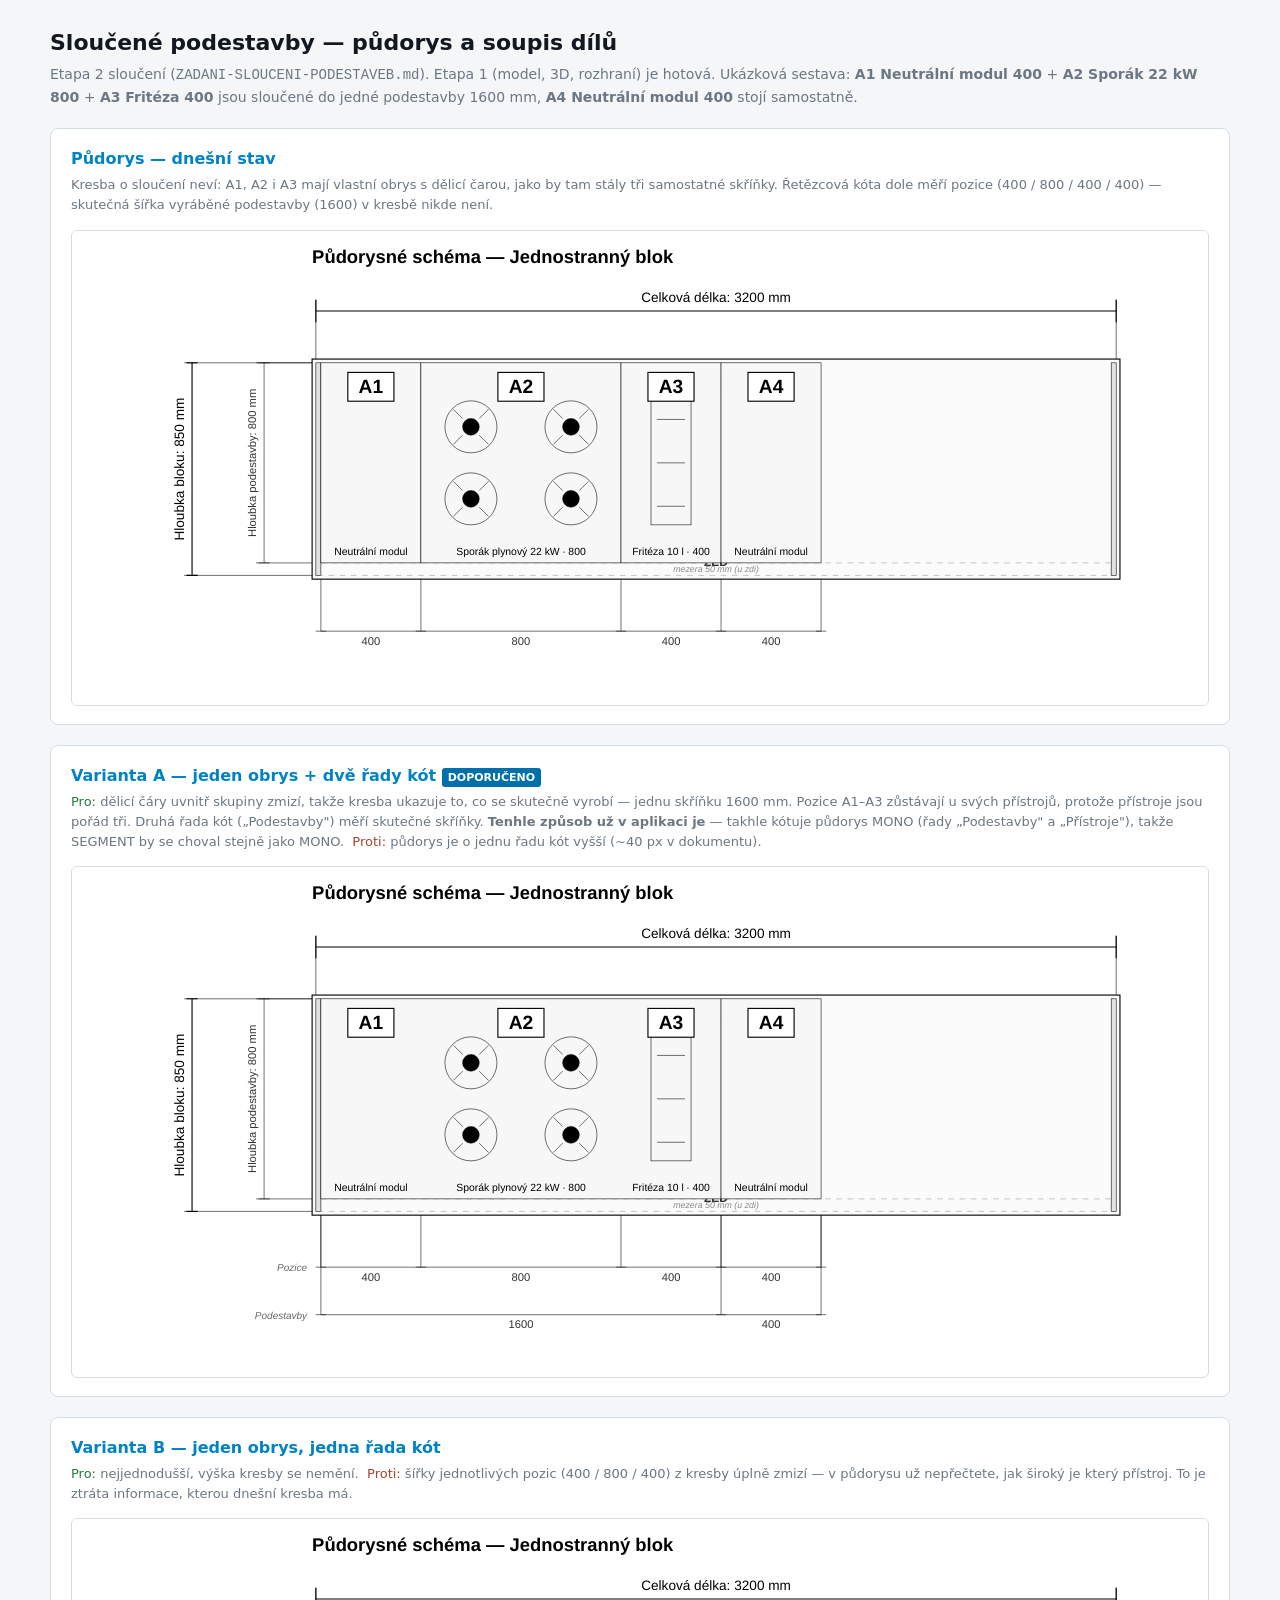
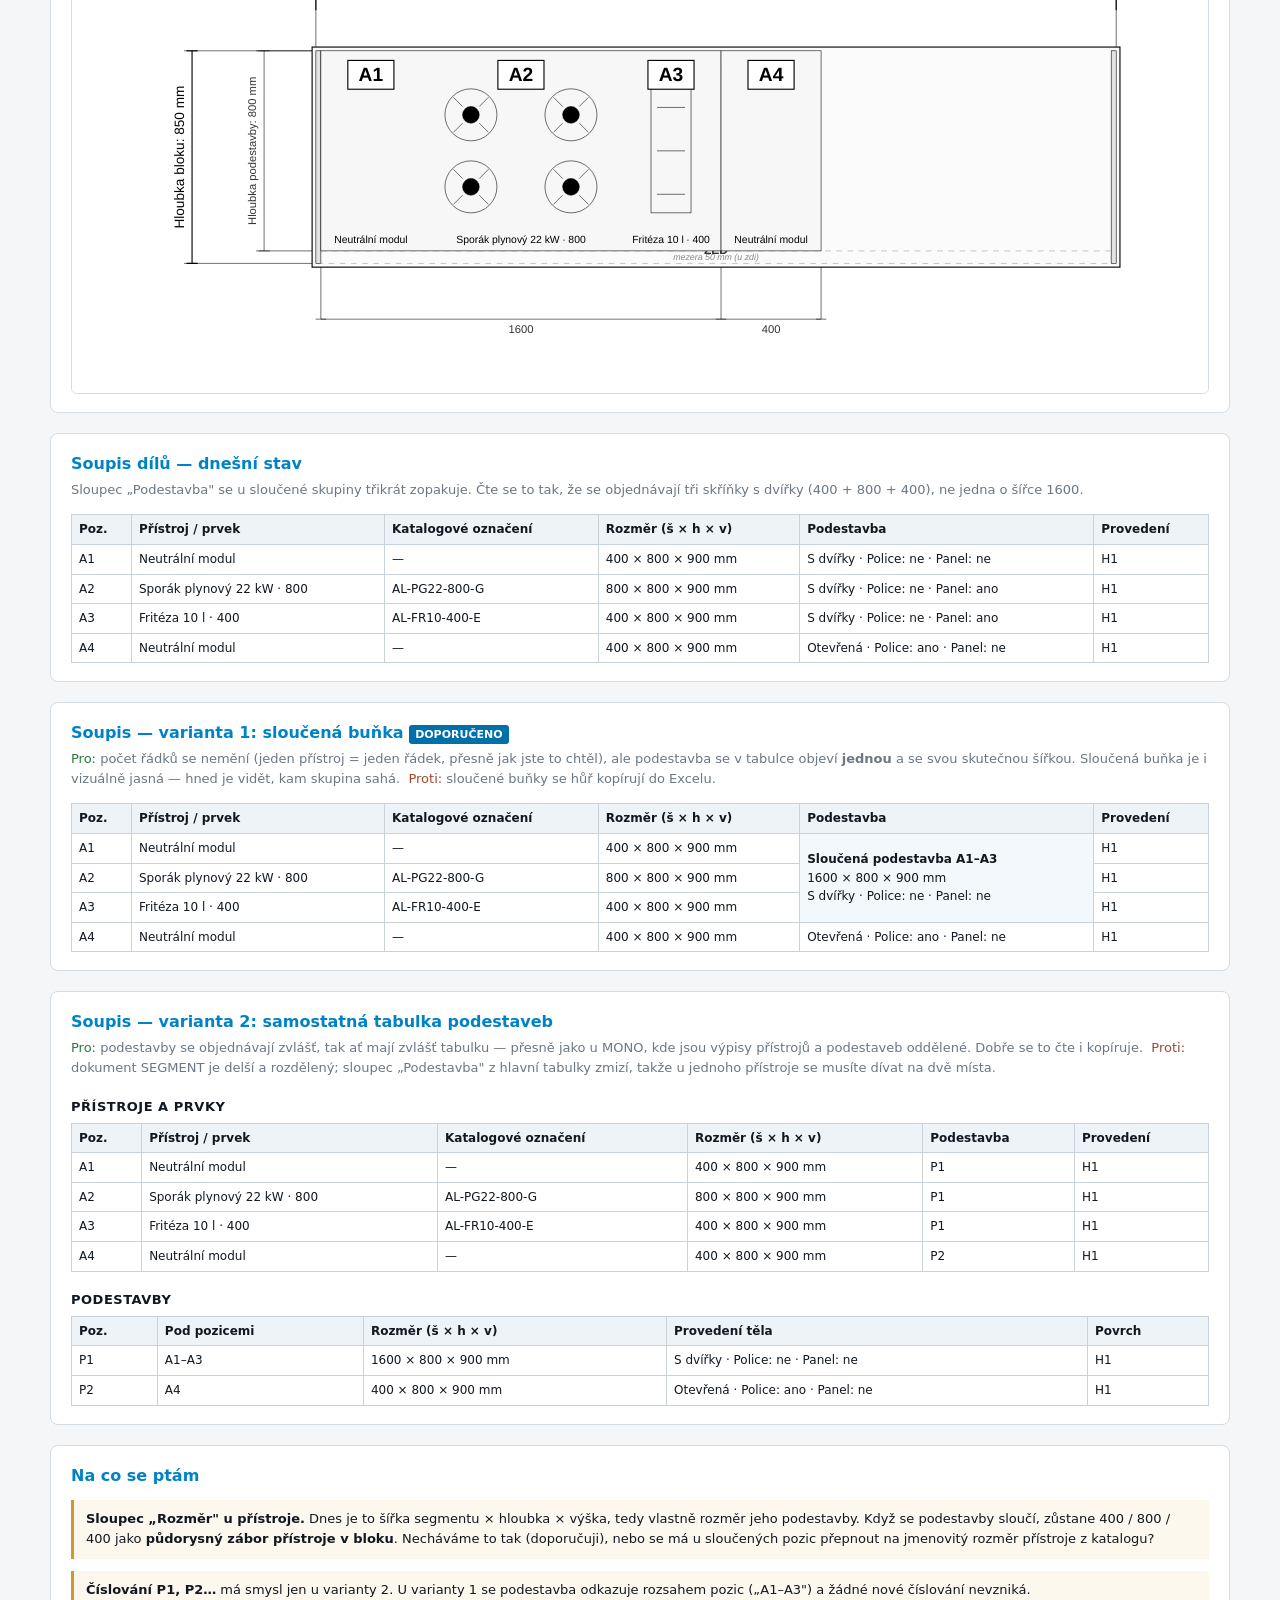
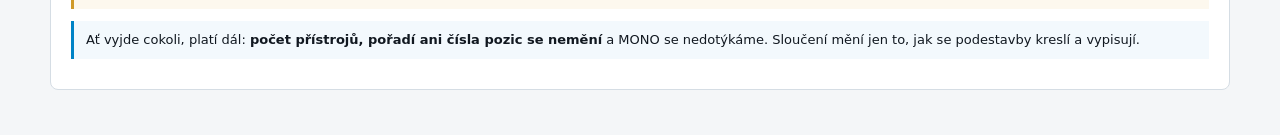
<file: mockup-slouceni-vypis.html>
<!DOCTYPE html>
<html lang="cs">
<head>
<meta charset="utf-8">
<title>Mockup — sloučené podestavby v půdorysu a soupisu (etapa 2)</title>
<style>
  :root{ --accent:#0083C6; --accent-dark:#0070ab; --border:#d5dde4; --muted:#6b7783; }
  *{box-sizing:border-box}
  body{margin:0;background:#f4f6f8;color:#111820;font:14px/1.55 "Segoe UI",system-ui,sans-serif;padding:26px}
  .wrap{max-width:1180px;margin:0 auto}
  h1{font-size:22px;margin:0 0 4px}
  h2{font-size:16px;margin:0 0 3px;color:var(--accent)}
  h3{font-size:13px;margin:18px 0 6px;color:#111820;text-transform:uppercase;letter-spacing:.04em}
  .sub{color:var(--muted);margin:0 0 20px}
  .card{background:#fff;border:1px solid var(--border);border-radius:8px;padding:18px 20px;margin-bottom:20px}
  .why{color:var(--muted);font-size:13px;margin:2px 0 14px}
  .plus{color:#2b7a3d}.minus{color:#a3462f}
  .plan{border:1px solid var(--border);border-radius:6px;overflow:hidden;background:#fff}
  .plan svg{display:block;width:100%;height:auto}
  table{border-collapse:collapse;width:100%;font-size:12px}
  th,td{border:1px solid #c9d2da;padding:5px 7px;text-align:left;vertical-align:top}
  th{background:#eef3f7;font-weight:600}
  td.grp{background:#f2f8fc;vertical-align:middle}
  .tag{display:inline-block;font-size:11px;font-weight:600;color:#fff;background:var(--accent-dark);
       border-radius:3px;padding:1px 6px;margin-right:6px}
  .note{border-left:3px solid var(--accent);background:#f3f9fd;padding:9px 12px;margin:12px 0;font-size:13px}
  .q{border-left:3px solid #d09a2a;background:#fdf8ee;padding:9px 12px;margin:12px 0;font-size:13px}
</style>
</head>
<body>
<div class="wrap">

<h1>Sloučené podestavby — půdorys a soupis dílů</h1>
<p class="sub">Etapa 2 sloučení (<code>ZADANI-SLOUCENI-PODESTAVEB.md</code>). Etapa 1 (model, 3D, rozhraní) je hotová.
Ukázková sestava: <b>A1 Neutrální modul 400</b> + <b>A2 Sporák 22 kW 800</b> + <b>A3 Fritéza 400</b> jsou
sloučené do jedné podestavby 1600 mm, <b>A4 Neutrální modul 400</b> stojí samostatně.</p>

<div class="card">
<h2>Půdorys — dnešní stav</h2>
<p class="why">Kresba o sloučení neví: A1, A2 i A3 mají vlastní obrys s dělicí čarou, jako by tam
stály tři samostatné skříňky. Řetězcová kóta dole měří pozice (400 / 800 / 400 / 400) — skutečná
šířka vyráběné podestavby (1600) v kresbě nikde není.</p>
<div class="plan" id="plan-dnes"></div>
</div>

<div class="card">
<h2>Varianta A — jeden obrys + dvě řady kót <span class="tag">DOPORUČENO</span></h2>
<p class="why"><span class="plus">Pro:</span> dělicí čáry uvnitř skupiny zmizí, takže kresba ukazuje
to, co se skutečně vyrobí — jednu skříňku 1600 mm. Pozice A1–A3 zůstávají u svých přístrojů, protože
přístroje jsou pořád tři. Druhá řada kót („Podestavby") měří skutečné skříňky.
<b>Tenhle způsob už v aplikaci je</b> — takhle kótuje půdorys MONO (řady „Podestavby" a „Přístroje"),
takže SEGMENT by se choval stejně jako MONO.
&nbsp;<span class="minus">Proti:</span> půdorys je o jednu řadu kót vyšší (~40 px v dokumentu).</p>
<div class="plan" id="plan-a"></div>
</div>

<div class="card">
<h2>Varianta B — jeden obrys, jedna řada kót</h2>
<p class="why"><span class="plus">Pro:</span> nejjednodušší, výška kresby se nemění.
&nbsp;<span class="minus">Proti:</span> šířky jednotlivých pozic (400 / 800 / 400) z kresby úplně
zmizí — v půdorysu už nepřečtete, jak široký je který přístroj. To je ztráta informace, kterou
dnešní kresba má.</p>
<div class="plan" id="plan-b"></div>
</div>

<div class="card">
<h2>Soupis dílů — dnešní stav</h2>
<p class="why">Sloupec „Podestavba" se u sloučené skupiny třikrát zopakuje. Čte se to tak, že
se objednávají tři skříňky s dvířky (400 + 800 + 400), ne jedna o šířce 1600.</p>
<table>
<thead><tr><th>Poz.</th><th>Přístroj / prvek</th><th>Katalogové označení</th><th>Rozměr (š × h × v)</th><th>Podestavba</th><th>Provedení</th></tr></thead>
<tbody>
<tr><td>A1</td><td>Neutrální modul</td><td>—</td><td>400 × 800 × 900 mm</td><td>S dvířky · Police: ne · Panel: ne</td><td>H1</td></tr>
<tr><td>A2</td><td>Sporák plynový 22 kW · 800</td><td>AL-PG22-800-G</td><td>800 × 800 × 900 mm</td><td>S dvířky · Police: ne · Panel: ano</td><td>H1</td></tr>
<tr><td>A3</td><td>Fritéza 10 l · 400</td><td>AL-FR10-400-E</td><td>400 × 800 × 900 mm</td><td>S dvířky · Police: ne · Panel: ano</td><td>H1</td></tr>
<tr><td>A4</td><td>Neutrální modul</td><td>—</td><td>400 × 800 × 900 mm</td><td>Otevřená · Police: ano · Panel: ne</td><td>H1</td></tr>
</tbody>
</table>
</div>

<div class="card">
<h2>Soupis — varianta 1: sloučená buňka <span class="tag">DOPORUČENO</span></h2>
<p class="why"><span class="plus">Pro:</span> počet řádků se nemění (jeden přístroj = jeden řádek,
přesně jak jste to chtěl), ale podestavba se v tabulce objeví <b>jednou</b> a se svou skutečnou
šířkou. Sloučená buňka je i vizuálně jasná — hned je vidět, kam skupina sahá.
&nbsp;<span class="minus">Proti:</span> sloučené buňky se hůř kopírují do Excelu.</p>
<table>
<thead><tr><th>Poz.</th><th>Přístroj / prvek</th><th>Katalogové označení</th><th>Rozměr (š × h × v)</th><th>Podestavba</th><th>Provedení</th></tr></thead>
<tbody>
<tr><td>A1</td><td>Neutrální modul</td><td>—</td><td>400 × 800 × 900 mm</td>
    <td class="grp" rowspan="3"><b>Sloučená podestavba A1–A3</b><br>1600 × 800 × 900 mm<br>S dvířky · Police: ne · Panel: ne</td>
    <td>H1</td></tr>
<tr><td>A2</td><td>Sporák plynový 22 kW · 800</td><td>AL-PG22-800-G</td><td>800 × 800 × 900 mm</td><td>H1</td></tr>
<tr><td>A3</td><td>Fritéza 10 l · 400</td><td>AL-FR10-400-E</td><td>400 × 800 × 900 mm</td><td>H1</td></tr>
<tr><td>A4</td><td>Neutrální modul</td><td>—</td><td>400 × 800 × 900 mm</td><td>Otevřená · Police: ano · Panel: ne</td><td>H1</td></tr>
</tbody>
</table>
</div>

<div class="card">
<h2>Soupis — varianta 2: samostatná tabulka podestaveb</h2>
<p class="why"><span class="plus">Pro:</span> podestavby se objednávají zvlášť, tak ať mají zvlášť
tabulku — přesně jako u MONO, kde jsou výpisy přístrojů a podestaveb oddělené. Dobře se to čte
i kopíruje.
&nbsp;<span class="minus">Proti:</span> dokument SEGMENT je delší a rozdělený; sloupec „Podestavba"
z hlavní tabulky zmizí, takže u jednoho přístroje se musíte dívat na dvě místa.</p>
<h3>Přístroje a prvky</h3>
<table>
<thead><tr><th>Poz.</th><th>Přístroj / prvek</th><th>Katalogové označení</th><th>Rozměr (š × h × v)</th><th>Podestavba</th><th>Provedení</th></tr></thead>
<tbody>
<tr><td>A1</td><td>Neutrální modul</td><td>—</td><td>400 × 800 × 900 mm</td><td>P1</td><td>H1</td></tr>
<tr><td>A2</td><td>Sporák plynový 22 kW · 800</td><td>AL-PG22-800-G</td><td>800 × 800 × 900 mm</td><td>P1</td><td>H1</td></tr>
<tr><td>A3</td><td>Fritéza 10 l · 400</td><td>AL-FR10-400-E</td><td>400 × 800 × 900 mm</td><td>P1</td><td>H1</td></tr>
<tr><td>A4</td><td>Neutrální modul</td><td>—</td><td>400 × 800 × 900 mm</td><td>P2</td><td>H1</td></tr>
</tbody>
</table>
<h3>Podestavby</h3>
<table>
<thead><tr><th>Poz.</th><th>Pod pozicemi</th><th>Rozměr (š × h × v)</th><th>Provedení těla</th><th>Povrch</th></tr></thead>
<tbody>
<tr><td>P1</td><td>A1–A3</td><td>1600 × 800 × 900 mm</td><td>S dvířky · Police: ne · Panel: ne</td><td>H1</td></tr>
<tr><td>P2</td><td>A4</td><td>400 × 800 × 900 mm</td><td>Otevřená · Police: ano · Panel: ne</td><td>H1</td></tr>
</tbody>
</table>
</div>

<div class="card">
<h2>Na co se ptám</h2>
<div class="q"><b>Sloupec „Rozměr" u přístroje.</b> Dnes je to šířka segmentu × hloubka × výška, tedy
vlastně rozměr jeho podestavby. Když se podestavby sloučí, zůstane 400 / 800 / 400 jako
<b>půdorysný zábor přístroje v bloku</b>. Necháváme to tak (doporučuji), nebo se má u sloučených
pozic přepnout na jmenovitý rozměr přístroje z katalogu?</div>
<div class="q"><b>Číslování P1, P2…</b> má smysl jen u varianty 2. U varianty 1 se podestavba
odkazuje rozsahem pozic („A1–A3") a žádné nové číslování nevzniká.</div>
<div class="note">Ať vyjde cokoli, platí dál: <b>počet přístrojů, pořadí ani čísla pozic se nemění</b>
a MONO se nedotýkáme. Sloučení mění jen to, jak se podestavby kreslí a vypisují.</div>
</div>

</div>

<template id="tpl">
<svg xmlns="http://www.w3.org/2000/svg" viewBox="0 0 4542 1896" font-family="Segoe UI, Arial, sans-serif" text-rendering="geometricPrecision">
<rect x="0" y="0" width="4542" height="1896" fill="#ffffff"/>
<text x="960" y="128" font-size="73.6" font-weight="700" fill="#000">Půdorysné schéma — Jednostranný blok</text>
<line x1="975" y1="512" x2="975" y2="275.2" stroke="#000" stroke-width="2.24"/>
<line x1="4175" y1="512" x2="4175" y2="275.2" stroke="#000" stroke-width="2.24"/>
<line x1="975" y1="364.8" x2="975" y2="275.2" stroke="#000" stroke-width="4.48"/>
<line x1="4175" y1="364.8" x2="4175" y2="275.2" stroke="#000" stroke-width="4.48"/>
<line x1="975" y1="320" x2="4175" y2="320" stroke="#000" stroke-width="4.48"/>
<text x="2575" y="284.8" font-size="54.4" fill="#000" text-anchor="middle">Celková délka: 3200 mm</text>
<line x1="960" y1="527" x2="736" y2="527" stroke="#000" stroke-width="2.24"/>
<line x1="960" y1="1327" x2="736" y2="1327" stroke="#000" stroke-width="2.24"/>
<line x1="768" y1="527" x2="768" y2="1327" stroke="#000" stroke-width="2.24"/>
<line x1="745.6" y1="527" x2="790.4" y2="527" stroke="#000" stroke-width="2.24"/>
<line x1="745.6" y1="1327" x2="790.4" y2="1327" stroke="#000" stroke-width="2.24"/>
<text x="736" y="927" font-size="44.8" fill="#333" text-anchor="middle" transform="rotate(-90 736 927)">Hloubka podestavby: 800 mm</text>
<line x1="960" y1="527" x2="448" y2="527" stroke="#000" stroke-width="2.24"/>
<line x1="960" y1="1377" x2="448" y2="1377" stroke="#000" stroke-width="2.24"/>
<line x1="480" y1="527" x2="480" y2="1377" stroke="#000" stroke-width="4.48"/>
<line x1="457.6" y1="527" x2="502.4" y2="527" stroke="#000" stroke-width="4.48"/>
<line x1="457.6" y1="1377" x2="502.4" y2="1377" stroke="#000" stroke-width="4.48"/>
<text x="448" y="952" font-size="54.4" fill="#000" text-anchor="middle" transform="rotate(-90 448 952)">Hloubka bloku: 850 mm</text>
<rect x="960" y="512" width="3230" height="880" fill="#fbfbfb" stroke="#000" stroke-width="4.48"/>
<text x="2575" y="627.2" font-size="48" fill="#333" text-anchor="middle" font-weight="600">ČELO (pohledová strana)</text>
<text x="2575" y="1340.8" font-size="48" fill="#333" text-anchor="middle" font-weight="600">ZEĎ</text>
<rect x="975" y="527" width="20" height="850" fill="#e2e2e2" stroke="#000" stroke-width="2.24"/>
<rect x="4155" y="527" width="20" height="850" fill="#e2e2e2" stroke="#000" stroke-width="2.24"/>
<rect x="995" y="1327" width="3160" height="50" fill="none" stroke="#999" stroke-width="2.24" stroke-dasharray="22.4,22.4"/>
<text x="2575" y="1364.3" font-size="35.2" fill="#888" text-anchor="middle" font-style="italic">mezera 50 mm (u zdi)</text>

<g id="cab-split">
  <rect x="995" y="527" width="400" height="800" fill="#f7f7f7" stroke="#000" stroke-width="2.24"/>
  <rect x="1395" y="527" width="800" height="800" fill="#f7f7f7" stroke="#000" stroke-width="2.24"/>
  <rect x="2195" y="527" width="400" height="800" fill="#f7f7f7" stroke="#000" stroke-width="2.24"/>
</g>
<g id="cab-merged">
  <rect x="995" y="527" width="1600" height="800" fill="#f7f7f7" stroke="#000" stroke-width="2.24"/>
</g>
<rect x="2595" y="527" width="400" height="800" fill="#f7f7f7" stroke="#000" stroke-width="2.24"/>

<g stroke="#000" stroke-width="2.24" fill="none">
  <circle cx="1595" cy="783" r="104"/><circle cx="1595" cy="783" r="33.3" fill="#000"/>
  <line x1="1628.1" y1="816.1" x2="1664.9" y2="852.9"/><line x1="1561.9" y1="816.1" x2="1525.1" y2="852.9"/>
  <line x1="1561.9" y1="749.9" x2="1525.1" y2="713.1"/><line x1="1628.1" y1="749.9" x2="1664.9" y2="713.1"/>
  <circle cx="1995" cy="783" r="104"/><circle cx="1995" cy="783" r="33.3" fill="#000"/>
  <line x1="2028.1" y1="816.1" x2="2064.9" y2="852.9"/><line x1="1961.9" y1="816.1" x2="1925.1" y2="852.9"/>
  <line x1="1961.9" y1="749.9" x2="1925.1" y2="713.1"/><line x1="2028.1" y1="749.9" x2="2064.9" y2="713.1"/>
  <circle cx="1595" cy="1071" r="104"/><circle cx="1595" cy="1071" r="33.3" fill="#000"/>
  <line x1="1628.1" y1="1104.1" x2="1664.9" y2="1140.9"/><line x1="1561.9" y1="1104.1" x2="1525.1" y2="1140.9"/>
  <line x1="1561.9" y1="1037.9" x2="1525.1" y2="1001.1"/><line x1="1628.1" y1="1037.9" x2="1664.9" y2="1001.1"/>
  <circle cx="1995" cy="1071" r="104"/><circle cx="1995" cy="1071" r="33.3" fill="#000"/>
  <line x1="2028.1" y1="1104.1" x2="2064.9" y2="1140.9"/><line x1="1961.9" y1="1104.1" x2="1925.1" y2="1140.9"/>
  <line x1="1961.9" y1="1037.9" x2="1925.1" y2="1001.1"/><line x1="2028.1" y1="1037.9" x2="2064.9" y2="1001.1"/>
  <rect x="2315" y="679" width="160" height="496"/>
  <line x1="2339" y1="753.4" x2="2451" y2="753.4"/><line x1="2339" y1="927" x2="2451" y2="927"/>
  <line x1="2339" y1="1100.6" x2="2451" y2="1100.6"/>
</g>

<rect x="1102.8" y="565.4" width="184.3" height="115.2" fill="#fff" stroke="#000" stroke-width="4.48"/>
<text x="1195" y="648.3" font-size="76.8" font-weight="700" fill="#000" text-anchor="middle">A1</text>
<text x="1195" y="1295" font-size="41.6" fill="#000" text-anchor="middle">Neutrální modul</text>
<rect x="1702.8" y="565.4" width="184.3" height="115.2" fill="#fff" stroke="#000" stroke-width="4.48"/>
<text x="1795" y="648.3" font-size="76.8" font-weight="700" fill="#000" text-anchor="middle">A2</text>
<text x="1795" y="1295" font-size="41.6" fill="#000" text-anchor="middle">Sporák plynový 22 kW · 800</text>
<rect x="2302.8" y="565.4" width="184.3" height="115.2" fill="#fff" stroke="#000" stroke-width="4.48"/>
<text x="2395" y="648.3" font-size="76.8" font-weight="700" fill="#000" text-anchor="middle">A3</text>
<text x="2395" y="1295" font-size="41.6" fill="#000" text-anchor="middle">Fritéza 10 l · 400</text>
<rect x="2702.8" y="565.4" width="184.3" height="115.2" fill="#fff" stroke="#000" stroke-width="4.48"/>
<text x="2795" y="648.3" font-size="76.8" font-weight="700" fill="#000" text-anchor="middle">A4</text>
<text x="2795" y="1295" font-size="41.6" fill="#000" text-anchor="middle">Neutrální modul</text>

<g id="chains"></g>
</svg>
</template>

<script>
const TPL = document.getElementById('tpl');

/** Jedna řada řetězcové kóty: svislé odkazy, vodorovná čára, značky a čísla.
 *  `edges` jsou x-souřadnice hranic v kresbě, `label` volitelný popis vlevo. */
function chainRow(edges, y, label) {
  const NS = 'http://www.w3.org/2000/svg';
  const g = document.createElementNS(NS, 'g');
  const add = (tag, attrs, text) => {
    const e = document.createElementNS(NS, tag);
    for (const k in attrs) e.setAttribute(k, attrs[k]);
    if (text != null) e.textContent = text;
    g.appendChild(e);
    return e;
  };
  edges.forEach((x) => {
    add('line', { x1: x, y1: 1392, x2: x, y2: y, stroke: '#000', 'stroke-width': 2.24 });
    add('line', { x1: x - 20.8, y1: y, x2: x + 20.8, y2: y, stroke: '#000', 'stroke-width': 2.24 });
  });
  add('line', { x1: edges[0], y1: y, x2: edges[edges.length - 1], y2: y, stroke: '#000', 'stroke-width': 2.24 });
  for (let i = 0; i < edges.length - 1; i++) {
    add('text', {
      x: (edges[i] + edges[i + 1]) / 2, y: y + 54.4, 'font-size': 44.8,
      fill: '#333', 'text-anchor': 'middle',
    }, String(Math.round(edges[i + 1] - edges[i])));
  }
  if (label) {
    add('text', { x: 940, y: y + 16, 'font-size': 40, fill: '#666', 'text-anchor': 'end', 'font-style': 'italic' }, label);
  }
  return g;
}

/** Postaví jeden panel: `merged` sloučí obrys skupiny, `rows` popíše řady kót. */
function panel(hostId, { merged, rows, viewH }) {
  const svg = TPL.content.firstElementChild.cloneNode(true);
  svg.querySelector(merged ? '#cab-split' : '#cab-merged').remove();
  if (viewH) svg.setAttribute('viewBox', `0 0 4542 ${viewH}`);
  const chains = svg.querySelector('#chains');
  rows.forEach((r) => chains.appendChild(chainRow(r.edges, r.y, r.label)));
  document.getElementById(hostId).appendChild(svg);
}

// dnešní stav — tři obrysy, jedna řada kót po pozicích
panel('plan-dnes', {
  merged: false,
  rows: [{ edges: [995, 1395, 2195, 2595, 2995], y: 1600 }],
});

// varianta A — sloučený obrys, dvě řady kót (jako MONO)
panel('plan-a', {
  merged: true,
  viewH: 2040,
  rows: [
    { edges: [995, 1395, 2195, 2595, 2995], y: 1600, label: 'Pozice' },
    { edges: [995, 2595, 2995], y: 1790, label: 'Podestavby' },
  ],
});

// varianta B — sloučený obrys, jedna řada kót po podestavbách
panel('plan-b', {
  merged: true,
  rows: [{ edges: [995, 2595, 2995], y: 1600 }],
});
</script>
</body>
</html>
</file>
